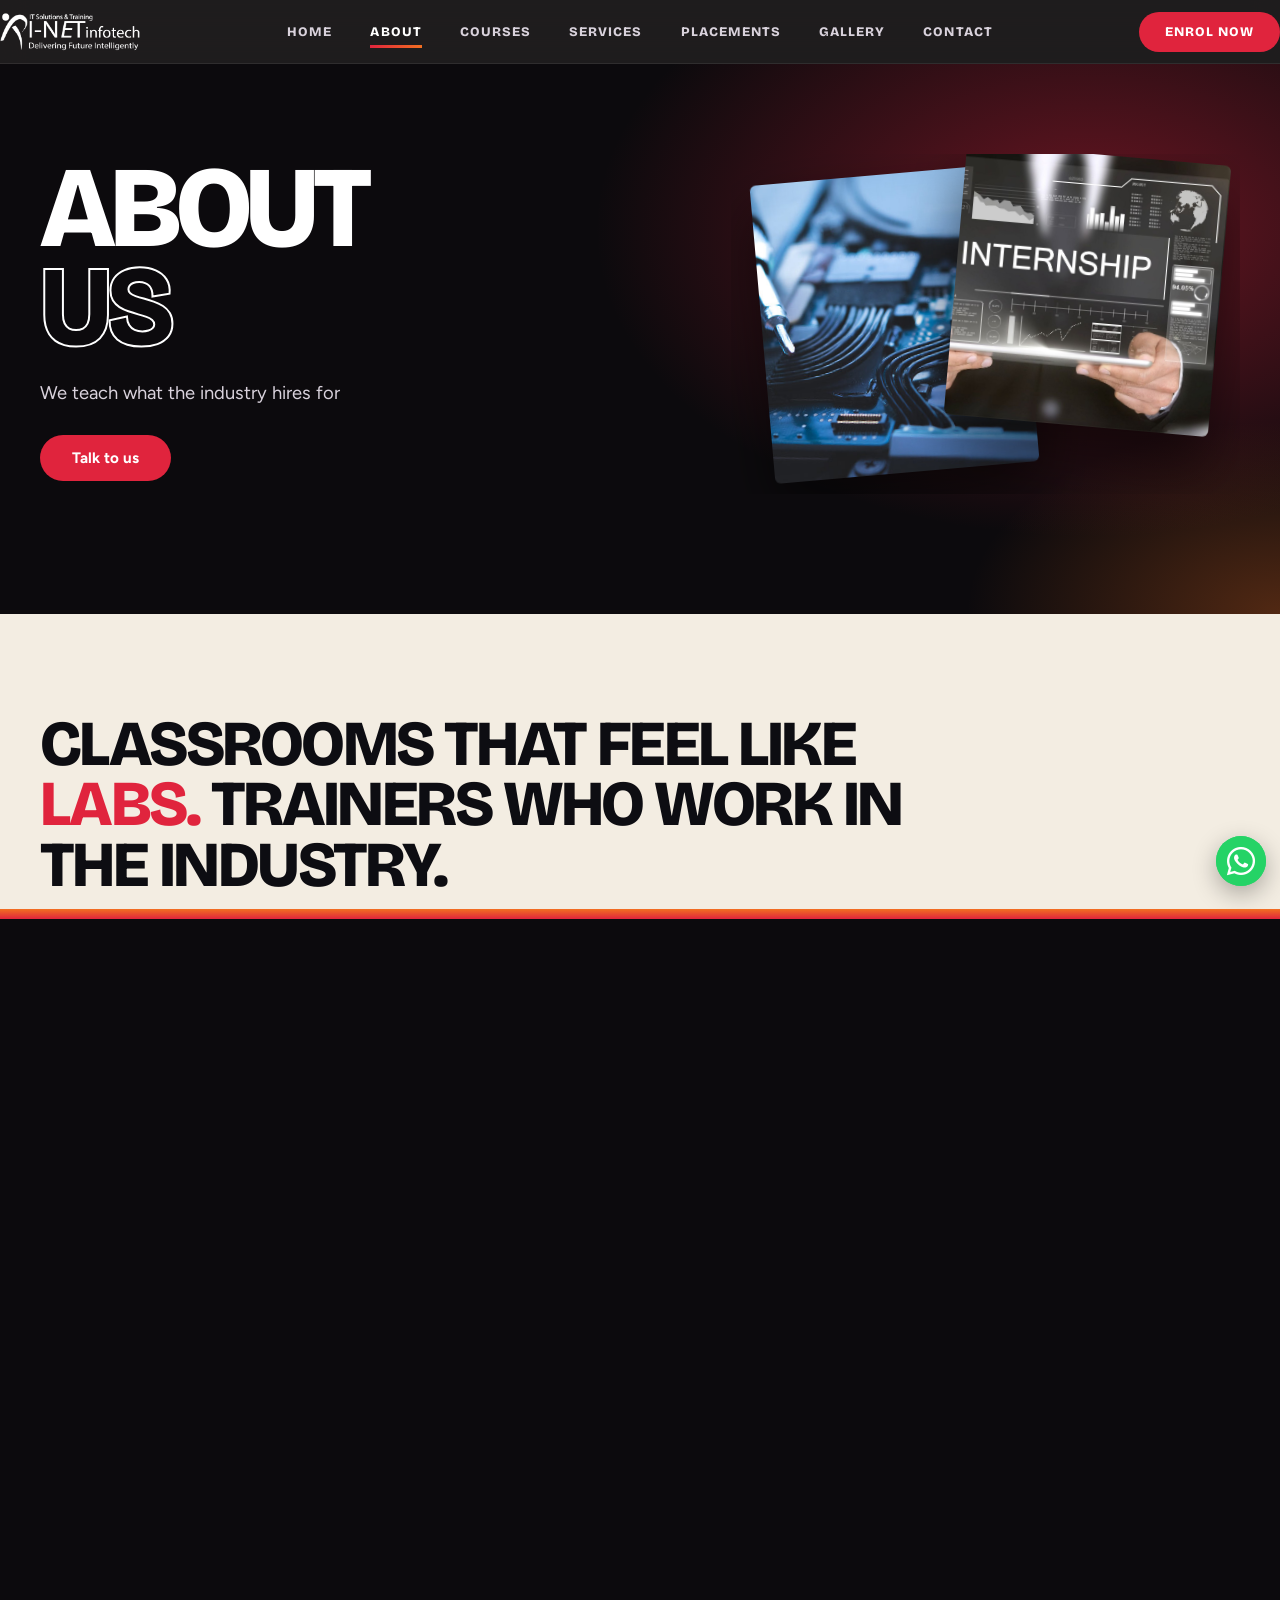
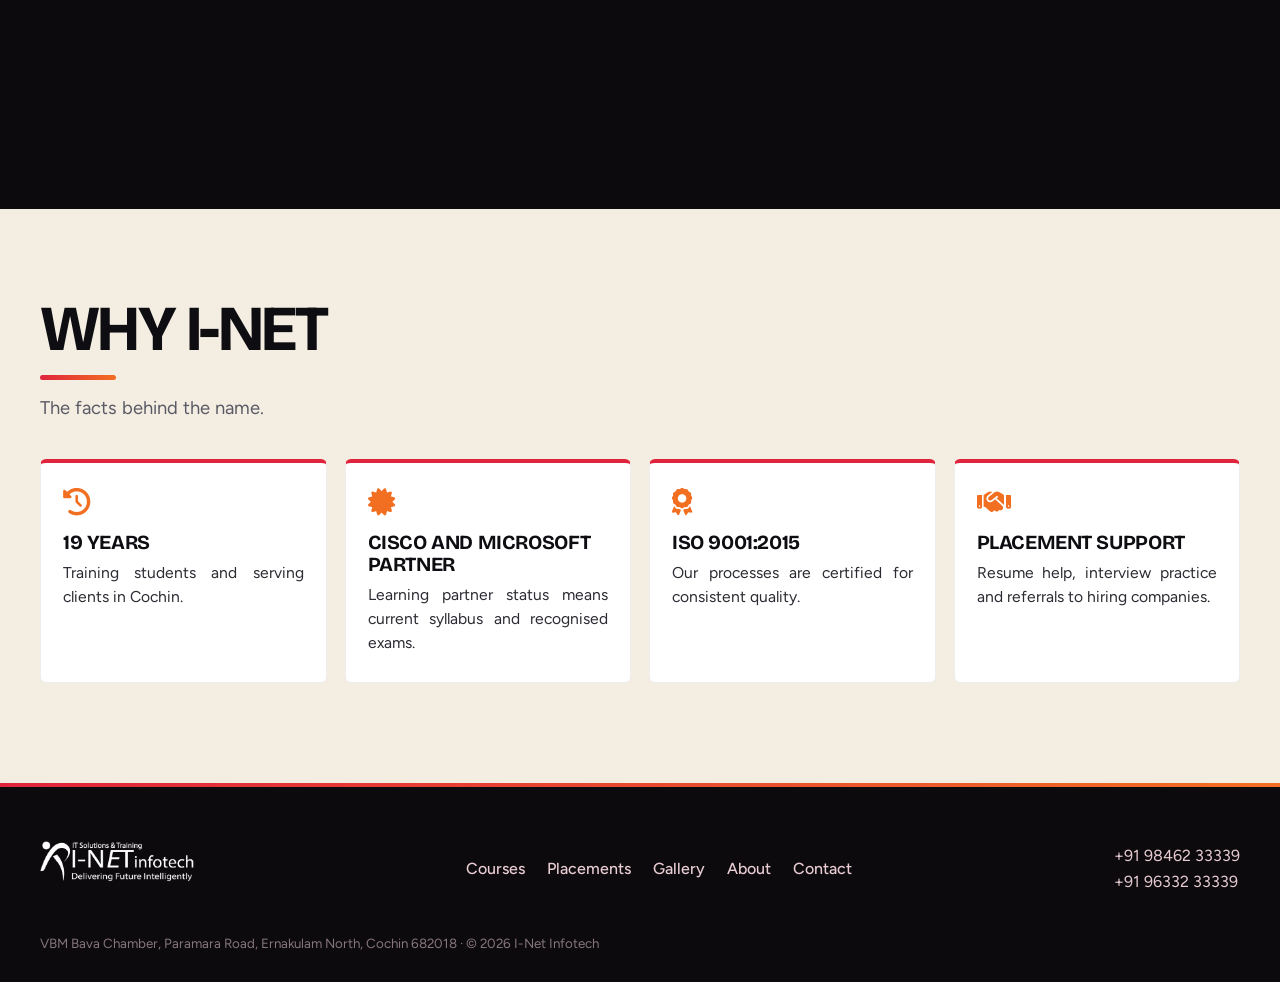
<file: about.html>
<!DOCTYPE html><html lang="en"><head><meta charset="utf-8"><meta name="viewport" content="width=device-width,initial-scale=1">
<title>About | I-Net Infotech</title><meta name="description" content="Learn about  : mission, vision, goals and our journey as a Cochin-based IT services and training firm.">
<link rel="stylesheet" href="https://cdnjs.cloudflare.com/ajax/libs/font-awesome/6.5.1/css/all.min.css">
<link rel="icon" type="image/png" href="assets/logo2.png">
<link rel="stylesheet" href="css/style.css">
<link rel="stylesheet" href="css/poster.css"><link rel="stylesheet" href="css/motion.css"><script>try{if(sessionStorage.getItem('inet.nav')){document.documentElement.classList.add('pt-in');sessionStorage.removeItem('inet.nav')}}catch(e){}</script></head><body>
<header><div class="w nav"><a href="index.html" aria-label="  home"><img src="assets/logo.png" alt="I-Net Infotech"></a><ul><li><a href="index.html">Home</a></li><li><a href="about.html" class=on>About</a></li><li><a href="courses.html">Courses</a></li><li><a href="products.html">Services</a></li><li><a href="placements.html">Placements</a></li><li><a href="gallery.html">Gallery</a></li><li><a href="contact.html">Contact</a></li></ul>
<a class="btn" href="contact.html">Enrol now</a><button class="tg" aria-label="Menu" aria-expanded="false"><span></span><span></span></button></div></header>
<main><section class="phero"><div class="w"><div><h1>About<em>us</em></h1><p>We teach what the industry hires for</p><a class="btn" href="contact.html">Talk to us</a></div><div class="pimgs" aria-hidden="true"><img class="" src="assets/hardware-networking.jpg" alt="" loading="lazy"><img class="" src="assets/internship.jpg" alt="" loading="lazy"></div></div></section>

<section class="sec"><div class="w"><h2 class="big-say">Classrooms that feel like <em>labs.</em> Trainers who work in the industry.</h2><p class="say-p">I-Net Infotech is a Cochin IT services firm. We build software, set up networks and train people, and we have done it for 19 years. We are Cisco and Microsoft learning partners and ISO 9001:2015 certified.</p>
<div class="tiles"><div><i class="fa-solid fa-rocket"></i><div><h3>Mission</h3><p>To give every learner job-ready IT skills through hands-on training, real tools and trainers who work in the industry.</p></div></div><div><i class="fa-solid fa-eye"></i><div><h3>Vision</h3><p>To be the most trusted name in Cochin for IT training and services, where learning leads straight to a career.</p></div></div><div><i class="fa-solid fa-bullseye"></i><div><h3>Goal</h3><p>To prepare every student for certification and employment, with placement support from the first class to the first job.</p></div></div></div></div></section>
<section class="sec info-sec"><div class="w"><h2>What we do</h2><p class="say-p">Three services under one roof, so what we teach is what we practise.</p><ul class="facts"><li><i class="fa-solid fa-graduation-cap"></i><h3>IT training</h3><p>Classroom courses in networking, Linux, programming, web, data, cloud and digital marketing.</p></li><li><i class="fa-solid fa-code"></i><h3>Software development</h3><p>Websites, apps and business software built for clients in Cochin and beyond.</p></li><li><i class="fa-solid fa-network-wired"></i><h3>Networking services</h3><p>Cabling, LAN and Wi-Fi setup, firewalls, servers and annual maintenance.</p></li></ul></div></section>
<section class="sec info-sec"><div class="w"><h2>Why I-Net</h2><p class="say-p">The facts behind the name.</p><ul class="facts"><li><i class="fa-solid fa-clock-rotate-left"></i><h3>19 years</h3><p>Training students and serving clients in Cochin.</p></li><li><i class="fa-solid fa-certificate"></i><h3>Cisco and Microsoft partner</h3><p>Learning partner status means current syllabus and recognised exams.</p></li><li><i class="fa-solid fa-award"></i><h3>ISO 9001:2015</h3><p>Our processes are certified for consistent quality.</p></li><li><i class="fa-solid fa-handshake"></i><h3>Placement support</h3><p>Resume help, interview practice and referrals to hiring companies.</p></li></ul></div></section>
<footer class="slim"><div class="w"><div class="row"><img src="assets/logo.png" alt="I-Net Infotech"><nav><a href="courses.html">Courses</a><a href="placements.html">Placements</a><a href="gallery.html">Gallery</a><a href="about.html">About</a><a href="contact.html">Contact</a></nav><div><a href="tel:+919846233339">+91 98462 33339</a><br><a href="tel:+919633233339">+91 96332 33339</a></div></div><small>VBM Bava Chamber, Paramara Road, Ernakulam North, Cochin 682018 · © 2026 I-Net Infotech</small></div></footer>
<a class="wa" href="https://wa.me/919846233339" target="_blank" rel="noopener" aria-label="Chat on WhatsApp"><i class="fa-brands fa-whatsapp" style="font-size:32px;color:#fff"></i></a>
<script src="js/courses-data.js"></script><script src="js/main.js"></script><script src="js/motion.js"></script></body></html>
</file>
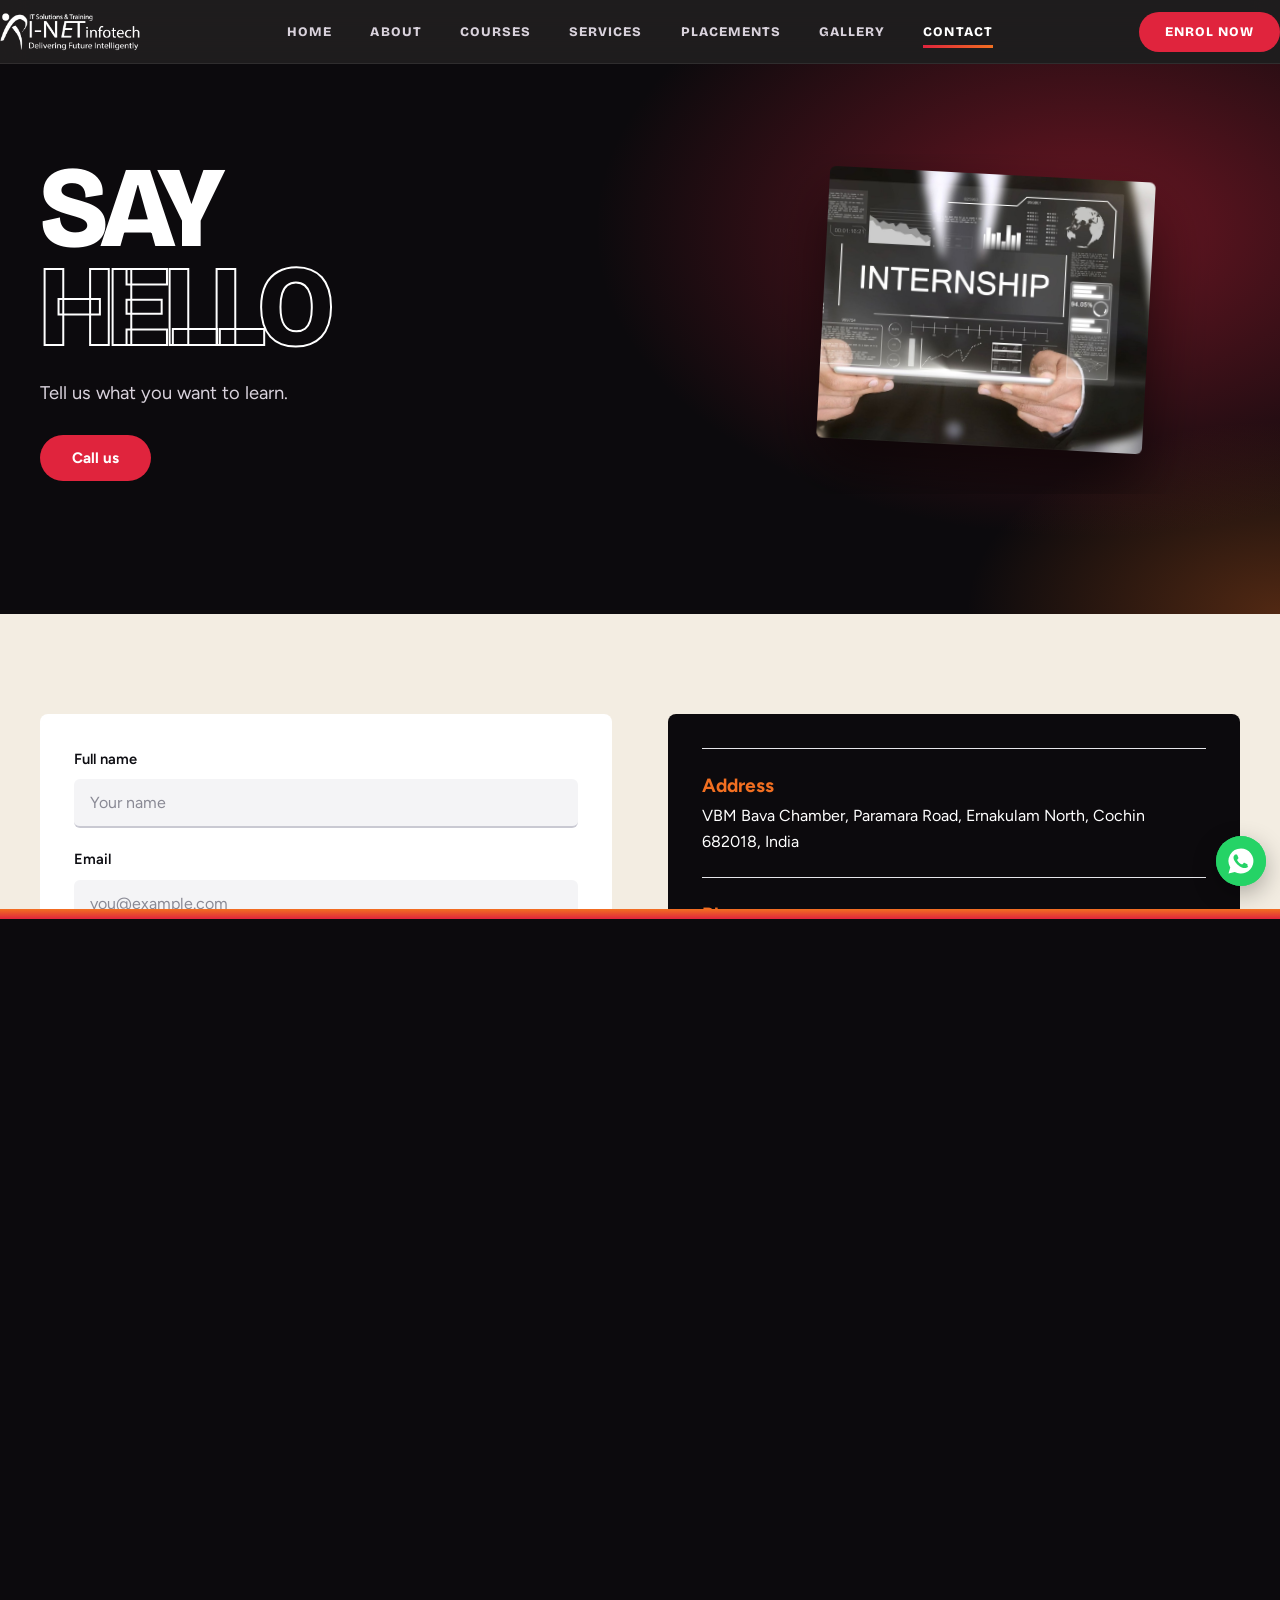
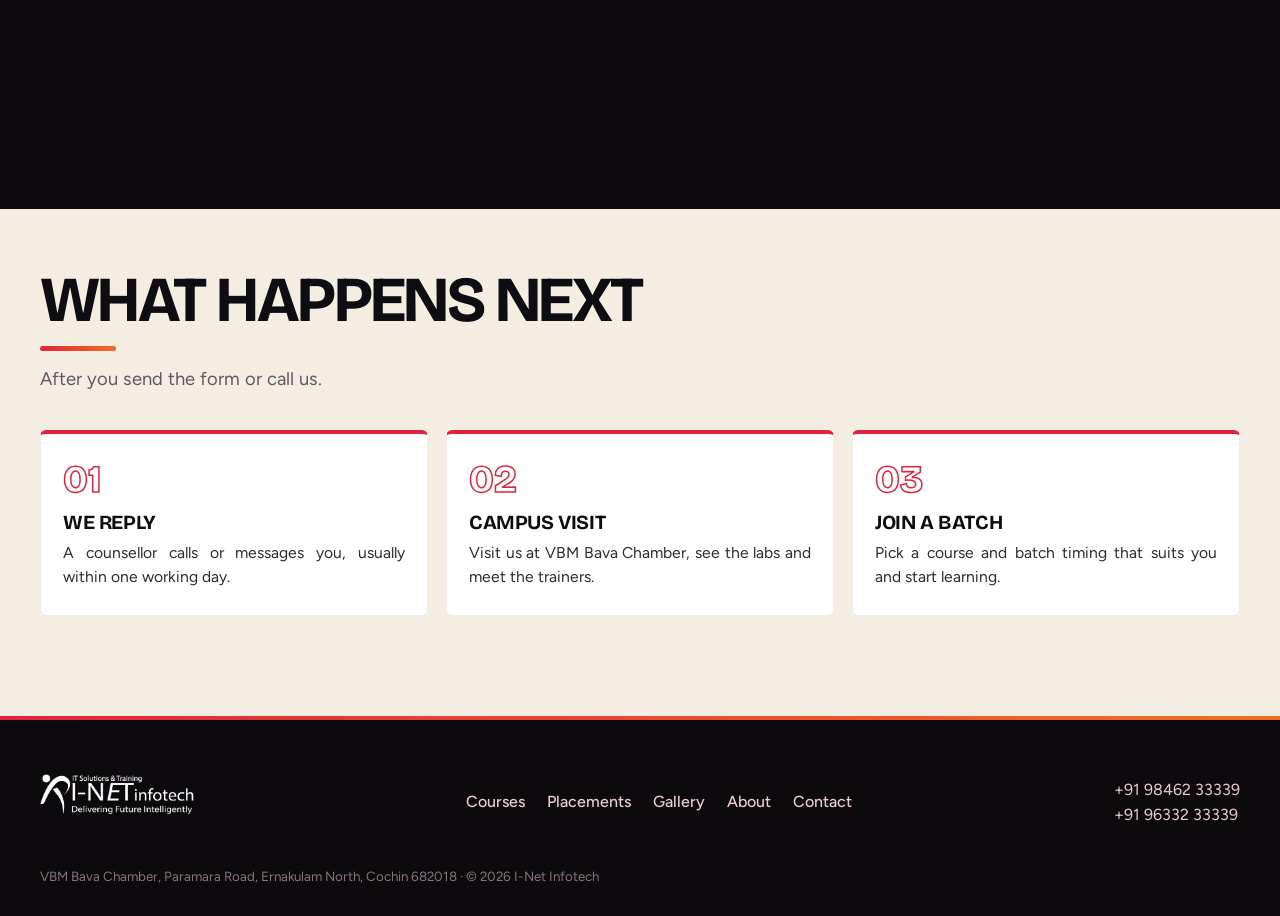
<file: contact.html>
<!DOCTYPE html><html lang="en"><head><meta charset="utf-8"><meta name="viewport" content="width=device-width,initial-scale=1">
<title>Contact | I-Net Infotech</title><meta name="description" content="Contact  , VBM Bava Chamber, Paramara Road, Ernakulam North, Cochin. Call +91 98462 33339.">
<link rel="icon" type="image/png" href="assets/logo2.png">
<link rel="stylesheet" href="css/style.css">
<link rel="stylesheet" href="css/poster.css"><link rel="stylesheet" href="css/motion.css"><script>try{if(sessionStorage.getItem('inet.nav')){document.documentElement.classList.add('pt-in');sessionStorage.removeItem('inet.nav')}}catch(e){}</script></head><body>
<header><div class="w nav"><a href="index.html" aria-label="  home"><img src="assets/logo.png" alt="I-Net Infotech"></a><ul><li><a href="index.html">Home</a></li><li><a href="about.html">About</a></li><li><a href="courses.html">Courses</a></li><li><a href="products.html">Services</a></li><li><a href="placements.html">Placements</a></li><li><a href="gallery.html">Gallery</a></li><li><a href="contact.html" class=on>Contact</a></li></ul>
<a class="btn" href="contact.html">Enrol now</a><button class="tg" aria-label="Menu" aria-expanded="false"><span></span><span></span></button></div></header>
<main><section class="phero"><div class="w"><div><h1>Say<em>hello</em></h1><p>Tell us what you want to learn.</p><a class="btn" href="tel:+919846233339">Call us</a></div><div class="pimgs" aria-hidden="true"><img class="solo" src="assets/internship.jpg" alt="" loading="lazy"></div></div>
</div></section>
<section class="sec"><div class="w split"><form><label>Full name<input required placeholder="Your name"></label><label>Email<input type="email" required placeholder="you@example.com"></label><label>Phone<input type="tel" placeholder="+91"></label>
<label>Course of interest<select id="courseSel" name="course"><option>Cisco Networking (CCNA to CCIE)</option><option>Red Hat Linux (RHCSA / RHCE)</option><option>Microsoft Certification</option><option>Hardware &amp; Networking</option><option>Cloud &amp; DevOps</option><option>Cyber Security</option><option>Full Stack Web Development</option><option>UI/UX Design</option><option>Website Development</option><option>Digital Marketing</option><option>Python Programming</option><option>Java Programming</option><option>Android &amp; iOS App Development</option><option>Data Science &amp; AI</option><option>Data Analytics</option><option>Software Testing</option><option>Internship Program</option><option>Project Management</option></select></label><label>Message<textarea placeholder="Anything we should know?"></textarea></label>
<button class="btn" type="submit">Send enquiry</button><div class="ok" role="status">Thank you! We will contact you shortly.</div></form>
<div class="info"><i class="dash"></i><div><b>Address</b><span>VBM Bava Chamber, Paramara Road, Ernakulam North, Cochin 682018, India</span></div><div><b>Phone</b><span><a href="tel:+919846233339">+91 98462 33339</a> | <a href="tel:+919633233339">+91 96332 33339</a></span></div><div><b>WhatsApp</b><span><a href="https://wa.me/919846233339" target="_blank" rel="noopener">Message us on WhatsApp</a></span></div><div><b>Website</b><span>www.inetinfotech.in</span></div><div><b>Hours</b><span>Monday to Saturday, 9:00 am to 6:00 pm</span></div></div></div>
<div class="w"><iframe class="mapbox" title="  location" loading="lazy" src="https://www.google.com/maps?q=VBM+Bava+Chamber+Paramara+Road+Ernakulam+North+Cochin+682018&output=embed"></iframe></div></section><section class="sec info-sec"><div class="w"><h2>What happens next</h2><p class="say-p">After you send the form or call us.</p><ol class="steps"><li><b>01</b><h3>We reply</h3><p>A counsellor calls or messages you, usually within one working day.</p></li><li><b>02</b><h3>Campus visit</h3><p>Visit us at VBM Bava Chamber, see the labs and meet the trainers.</p></li><li><b>03</b><h3>Join a batch</h3><p>Pick a course and batch timing that suits you and start learning.</p></li></ol></div></section>
</main>
<footer class="slim"><div class="w"><div class="row"><img src="assets/logo.png" alt="I-Net Infotech"><nav><a href="courses.html">Courses</a><a href="placements.html">Placements</a><a href="gallery.html">Gallery</a><a href="about.html">About</a><a href="contact.html">Contact</a></nav><div><a href="tel:+919846233339">+91 98462 33339</a><br><a href="tel:+919633233339">+91 96332 33339</a></div></div><small>VBM Bava Chamber, Paramara Road, Ernakulam North, Cochin 682018 · © 2026 I-Net Infotech</small></div></footer><a class="wa" href="https://wa.me/919846233339" target="_blank" rel="noopener" aria-label="Chat on WhatsApp"><svg viewBox="0 0 24 24"><path d="M12 2a10 10 0 0 0-8.6 15.1L2 22l5-1.3A10 10 0 1 0 12 2zm5.8 14.2c-.2.7-1.4 1.3-2 1.4-.5.1-1.2.1-1.9-.1-.4-.1-1-.3-1.7-.6-3-1.3-4.9-4.3-5-4.5-.1-.2-1.2-1.6-1.2-3s.8-2.1 1-2.4c.3-.3.6-.3.8-.3h.6c.2 0 .4 0 .6.5l.9 2.1c.1.2.1.4 0 .5l-.4.6-.4.4c-.1.2-.3.3-.1.6.2.3.7 1.2 1.5 1.9 1 .9 1.9 1.2 2.2 1.3.3.1.4.1.6-.1l.8-1c.2-.3.4-.2.6-.1l2 1c.3.1.5.2.5.3.1.2.1.8-.1 1.4z"/></svg></a><script src="js/courses-data.js"></script><script src="js/main.js"></script><script src="js/motion.js"></script></body></html>
</file>
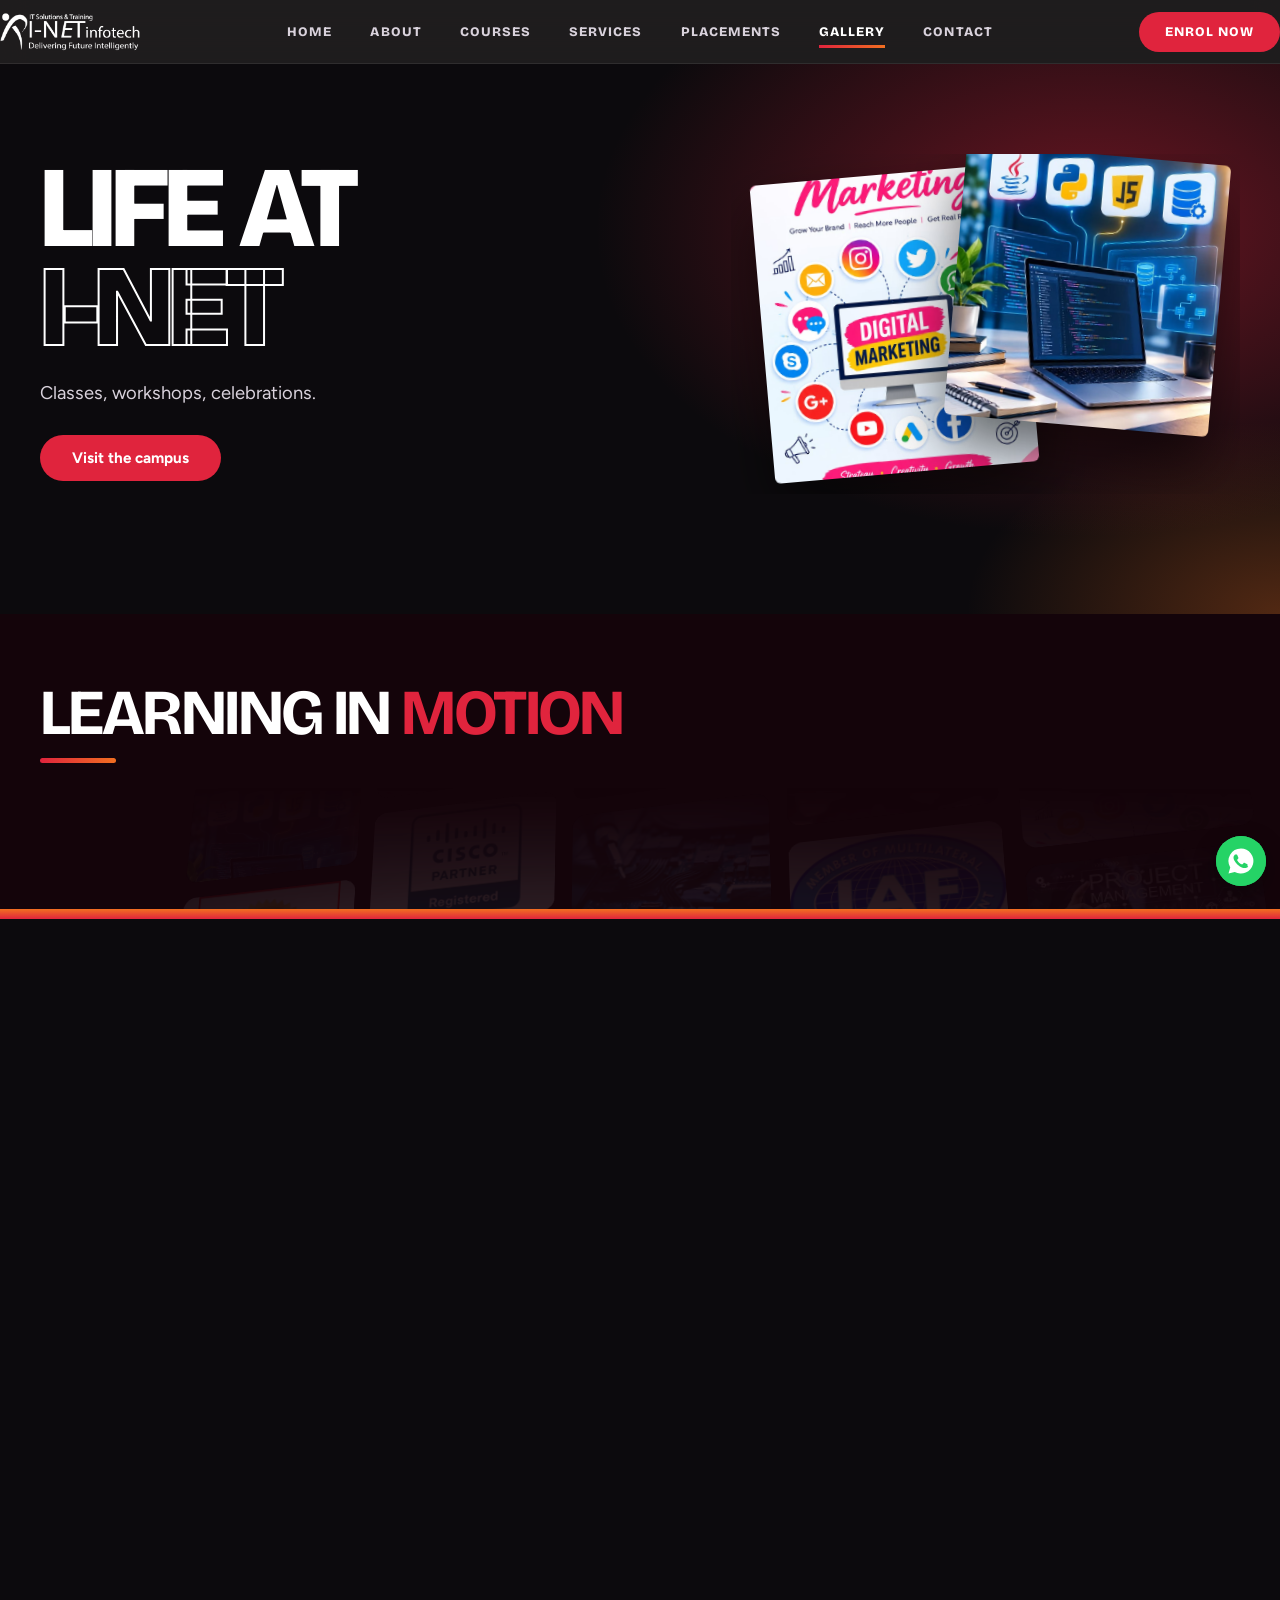
<file: gallery.html>
<!DOCTYPE html><html lang="en"><head><meta charset="utf-8"><meta name="viewport" content="width=device-width,initial-scale=1">
<title>Gallery | I-Net Infotech</title><meta name="description" content="Campus life, labs, workshops and placement drives at  , Cochin.">
<link rel="icon" type="image/png" href="assets/logo2.png">
<link rel="stylesheet" href="css/style.css">
<link rel="stylesheet" href="css/poster.css">
<link rel="stylesheet" href="css/drift-wall.css"><link rel="stylesheet" href="css/motion.css"><script>try{if(sessionStorage.getItem('inet.nav')){document.documentElement.classList.add('pt-in');sessionStorage.removeItem('inet.nav')}}catch(e){}</script></head><body>
<header><div class="w nav"><a href="index.html" aria-label="  home"><img src="assets/logo.png" alt="I-Net Infotech"></a><ul><li><a href="index.html">Home</a></li><li><a href="about.html">About</a></li><li><a href="courses.html">Courses</a></li><li><a href="products.html">Services</a></li><li><a href="placements.html">Placements</a></li><li><a href="gallery.html" class=on>Gallery</a></li><li><a href="contact.html">Contact</a></li></ul>
<a class="btn" href="contact.html">Enrol now</a><button class="tg" aria-label="Menu" aria-expanded="false"><span></span><span></span></button></div></header>
<main><section class="phero"><div class="w"><div><h1>Life at<em>I-Net</em></h1><p>Classes, workshops, celebrations.</p><a class="btn" href="contact.html">Visit the campus</a></div><div class="pimgs" aria-hidden="true"><img class="" src="assets/digital-marketing.jpg" alt="" loading="lazy"><img class="" src="assets/it-programming.jpg" alt="" loading="lazy"></div></div>
</div></section><section class="sec wall-sec"><div class="w"><i class="dash"></i><h2>Learning in <span style="color:var(--org)">Motion</span></h2></div>
<div class="wall-sec__stage"><div class="drift-wall" data-drift-wall aria-label="Wall of programme and partner images">
<img src="assets/it-programming.jpg" alt="Programming labs" data-pos="center 12%">
<img src="assets/digital-marketing.jpg" alt="Digital marketing" data-pos="center 0%">
<img src="assets/hardware-networking.jpg" alt="Hardware &amp; networking">
<img src="assets/internship.jpg" alt="Internship programme" data-pos="center 40%">
<img src="assets/project-management.webp" alt="Project management">
<img src="assets/iso-logo.jpg" alt="ISO 9001:2015 certified" data-fit="contain">
<img src="assets/cisco-learning-partner.jpg" alt="Cisco Learning Partner" data-fit="contain">
<img src="assets/microsoft-partner.jpg" alt="Microsoft Registered Partner" data-fit="contain">
<img src="assets/iaf-logo.jpg" alt="IAF recognition" data-fit="contain">
<img src="assets/sted-council-logo.jpg" alt="STED Council" data-fit="contain">
<img src="assets/hardware-networking.jpg" alt="Hardware &amp; networking">
<img src="assets/internship.jpg" alt="Internship programme" data-pos="center 40%">
<img src="assets/project-management.webp" alt="Project management">
<img src="assets/it-programming.jpg" alt="Programming labs" data-pos="center 12%">
<img src="assets/digital-marketing.jpg" alt="Digital marketing" data-pos="center 0%">
</div></div></section><footer class="slim"><div class="w"><div class="row"><img src="assets/logo.png" alt="I-Net Infotech"><nav><a href="courses.html">Courses</a><a href="placements.html">Placements</a><a href="gallery.html">Gallery</a><a href="about.html">About</a><a href="contact.html">Contact</a></nav><div><a href="tel:+919846233339">+91 98462 33339</a><br><a href="tel:+919633233339">+91 96332 33339</a></div></div><small>VBM Bava Chamber, Paramara Road, Ernakulam North, Cochin 682018 · © 2026 I-Net Infotech</small></div></footer><a class="wa" href="https://wa.me/919846233339" target="_blank" rel="noopener" aria-label="Chat on WhatsApp"><svg viewBox="0 0 24 24"><path d="M12 2a10 10 0 0 0-8.6 15.1L2 22l5-1.3A10 10 0 1 0 12 2zm5.8 14.2c-.2.7-1.4 1.3-2 1.4-.5.1-1.2.1-1.9-.1-.4-.1-1-.3-1.7-.6-3-1.3-4.9-4.3-5-4.5-.1-.2-1.2-1.6-1.2-3s.8-2.1 1-2.4c.3-.3.6-.3.8-.3h.6c.2 0 .4 0 .6.5l.9 2.1c.1.2.1.4 0 .5l-.4.6-.4.4c-.1.2-.3.3-.1.6.2.3.7 1.2 1.5 1.9 1 .9 1.9 1.2 2.2 1.3.3.1.4.1.6-.1l.8-1c.2-.3.4-.2.6-.1l2 1c.3.1.5.2.5.3.1.2.1.8-.1 1.4z"/></svg></a><script src="js/courses-data.js"></script><script src="js/main.js"></script>
<script src="js/drift-wall.js"></script><script src="js/motion.js"></script></body></html>
</file>
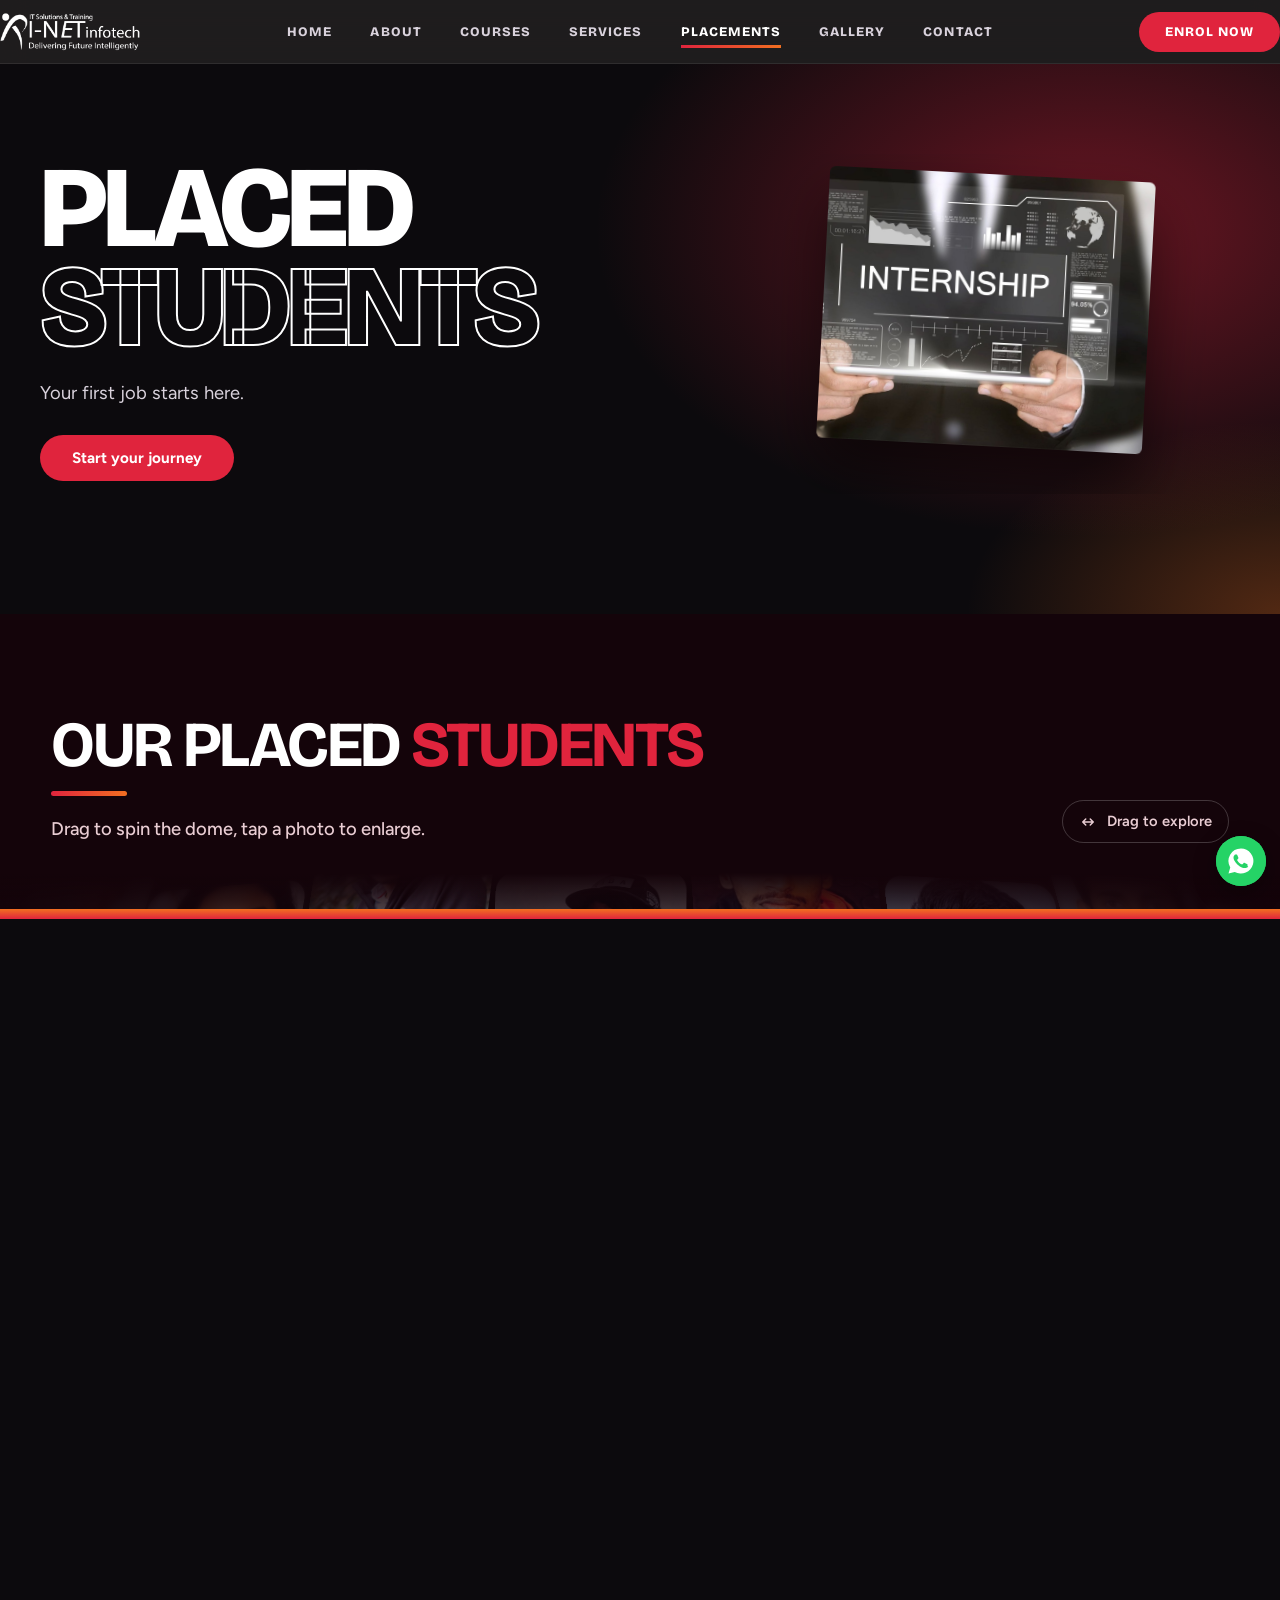
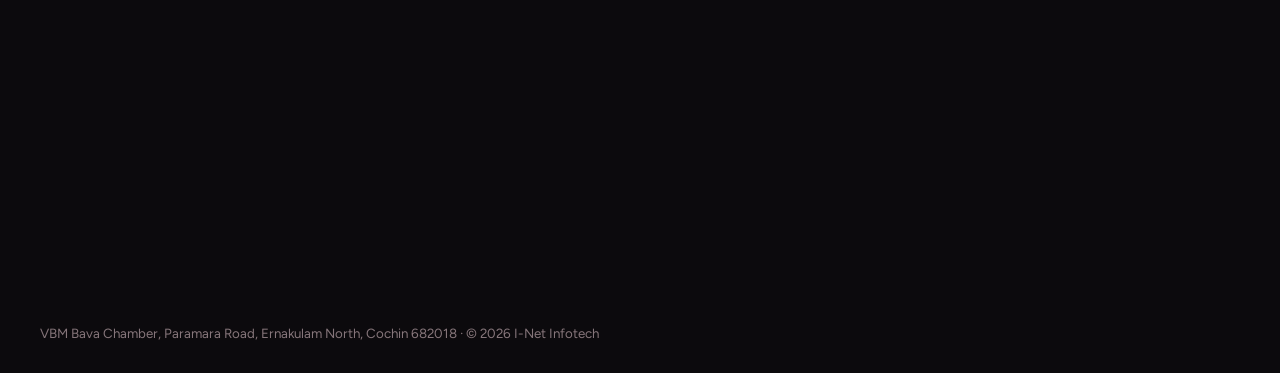
<file: placements.html>
<!DOCTYPE html>
<html lang="en">

<head>
    <meta charset="utf-8">
    <meta name="viewport" content="width=device-width,initial-scale=1">

    <title>Placements | I-Net Infotech</title>

    <meta name="description"
          content="Placement support at I-Net Infotech: resume building, mock interviews and company drives.">

    <link rel="icon" type="image/png" href="assets/logo2.png">

    <link rel="stylesheet" href="css/style.css">
<link rel="stylesheet" href="css/poster.css">
    <link rel="stylesheet" href="css/dome-gallery.css">
    <link rel="stylesheet" href="css/carousel.css">
<link rel="stylesheet" href="css/motion.css"><script>try{if(sessionStorage.getItem('inet.nav')){document.documentElement.classList.add('pt-in');sessionStorage.removeItem('inet.nav')}}catch(e){}</script></head>

<body>

<!-- HEADER -->

<header>
    <div class="w nav">

        <a href="index.html" aria-label="I-Net Infotech home">
            <img src="assets/logo.png" alt="I-Net Infotech">
        </a>

        <ul>
            <li><a href="index.html">Home</a></li>
            <li><a href="about.html">About</a></li>
            <li><a href="courses.html">Courses</a></li>
            <li><a href="products.html">Services</a></li>
            <li><a href="placements.html" class="on">Placements</a></li>
            <li><a href="gallery.html">Gallery</a></li>
            <li><a href="contact.html">Contact</a></li>
        </ul>

        <a class="btn" href="contact.html">Enrol now</a>

        <button class="tg" aria-label="Menu" aria-expanded="false">
            <span></span>
            <span></span>
        </button>

    </div>
</header>


<main>

    <!-- HERO SECTION -->

    <section class="phero"><div class="w"><div><h1>Placed<em>students</em></h1><p>Your first job starts here.</p><a class="btn" href="contact.html">Start your journey</a></div><div class="pimgs" aria-hidden="true"><img class="solo" src="assets/internship.jpg" alt="" loading="lazy"></div></div>
</div></section>


    <!-- FULL WIDTH DOME GALLERY -->

    <section class="dome-sec" id="placed-students">

        <div class="dome-sec__head">

            <div>

                <i class="dash"></i>

                <h2>Our Placed <span style="color:var(--org)">Students</span></h2>

                <p class="lead">Drag to spin the dome, tap a photo to enlarge.</p>

            </div>

            <span class="dome-sec__hint" aria-hidden="true">

                <svg width="18" height="18"
                     viewBox="0 0 24 24"
                     fill="none"
                     stroke="currentColor"
                     stroke-width="2"
                     stroke-linecap="round"
                     stroke-linejoin="round">

                    <path d="M5 12h14M9 8l-4 4 4 4M15 8l4 4-4 4"/>

                </svg>

                Drag to explore

            </span>

        </div>


        <!-- FULL VIEWPORT GALLERY CONTAINER -->

        <div class="dome-sec__stage">

            <div
                class="dome-gallery"
                data-dome-gallery
                data-fit="0.95"
                data-fit-basis="width"
                data-min-radius="560"
                data-max-radius="2000"
                data-segments="35"
                data-grayscale="false"
                aria-label="Photos of placed students. Drag to rotate, select a photo to enlarge."
            >

                <img src="assets/students/student1.jpeg"
                     alt="Placed student 01">

                <img src="assets/students/student2.jpeg"
                     alt="Placed student 02">

                <img src="assets/students/student3.jpeg"
                     alt="Placed student 03">

                <img src="assets/students/student4.jpeg"
                     alt="Placed student 04">

                <img src="assets/students/student5.jpeg"
                     alt="Placed student 05">

                <img src="assets/students/student6.jpeg"
                     alt="Placed student 06">

                <img src="assets/students/student7.jpeg"
                     alt="Placed student 07">

                <img src="assets/students/student8.jpeg"
                     alt="Placed student 08">

                <img src="assets/students/student9.jpeg"
                     alt="Placed student 09">

                <img src="assets/students/student10.jpeg"
                     alt="Placed student 10">

                <img src="assets/students/student11.jpeg"
                     alt="Placed student 11">

                <img src="assets/students/student12.jpeg"
                     alt="Placed student 12">

                <img src="assets/students/student13.jpeg"
                     alt="Placed student 13">

                <img src="assets/students/student14.jpeg"
                     alt="Placed student 14">

                <img src="assets/students/student15.jpeg"
                     alt="Placed student 15">

                <img src="assets/students/student16.jpeg"
                     alt="Placed student 16">

                <img src="assets/students/student17.jpeg"
                     alt="Placed student 17">

                <img src="assets/students/student18.jpeg"
                     alt="Placed student 18">

                <img src="assets/students/student19.jpeg"
                     alt="Placed student 19">

                <img src="assets/students/student20.jpeg"
                     alt="Placed student 20">

                <img src="assets/students/student21.jpeg"
                     alt="Placed student 21">

                <img src="assets/students/student22.jpeg"
                     alt="Placed student 22">

                <img src="assets/students/student23.jpeg"
                     alt="Placed student 23">

                <img src="assets/students/student24.jpeg"
                     alt="Placed student 24">

            </div>

        </div>

    </section>


    </main>


<!-- FOOTER -->

<footer class="slim"><div class="w"><div class="row"><img src="assets/logo.png" alt="I-Net Infotech"><nav><a href="courses.html">Courses</a><a href="placements.html">Placements</a><a href="gallery.html">Gallery</a><a href="about.html">About</a><a href="contact.html">Contact</a></nav><div><a href="tel:+919846233339">+91 98462 33339</a><br><a href="tel:+919633233339">+91 96332 33339</a></div></div><small>VBM Bava Chamber, Paramara Road, Ernakulam North, Cochin 682018 · © 2026 I-Net Infotech</small></div></footer>


<!-- WHATSAPP BUTTON -->

<a
    class="wa"
    href="https://wa.me/919846233339"
    target="_blank"
    rel="noopener"
    aria-label="Chat on WhatsApp"
>

    <svg viewBox="0 0 24 24">

        <path d="M12 2a10 10 0 0 0-8.6 15.1L2 22l5-1.3A10 10 0 1 0 12 2zm5.8 14.2c-.2.7-1.4 1.3-2 1.4-.5.1-1.2.1-1.9-.1-.4-.1-1-.3-1.7-.6-3-1.3-4.9-4.3-5-4.5-.1-.2-1.2-1.6-1.2-3s.8-2.1 1-2.4c.3-.3.6-.3.8-.3h.6c.2 0 .4 0 .6.5l.9 2.1c.1.2.1.4 0 .5l-.4.6-.4.4c-.1.1-.3.3-.1.6.2.3.7 1.2 1.5 1.9 1 .9 1.9 1.2 2.2 1.3.3.1.4.1.6-.1l.8-1c.2-.3.4-.2.6-.1l2 1c.3.2.5.2.5.3.1.2.1.8-.1 1.4z"/>

    </svg>

</a>


<!-- SCRIPTS -->

<script src="js/carousel.js"></script>
<script src="js/courses-data.js"></script><script src="js/main.js"></script>
<script src="js/dome-gallery.js"></script>

<script src="js/motion.js"></script></body>
</html>
</file>
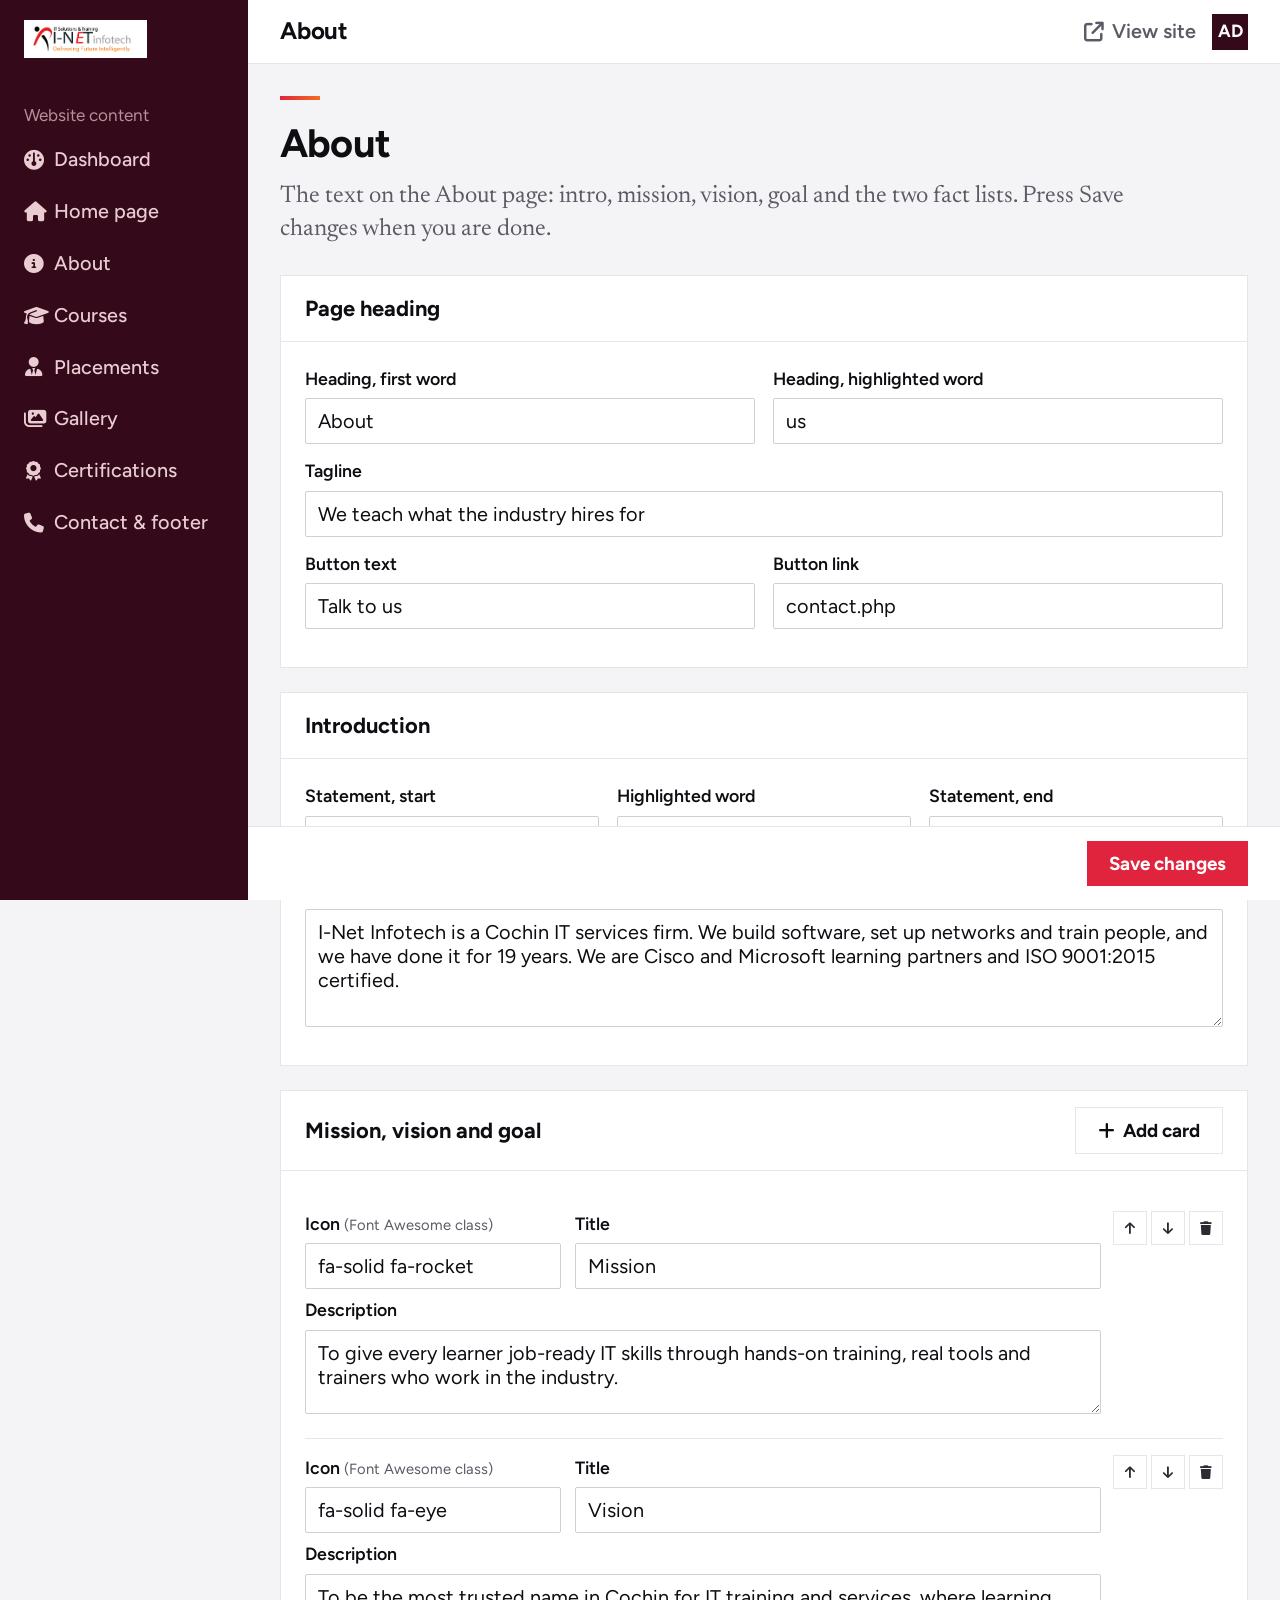
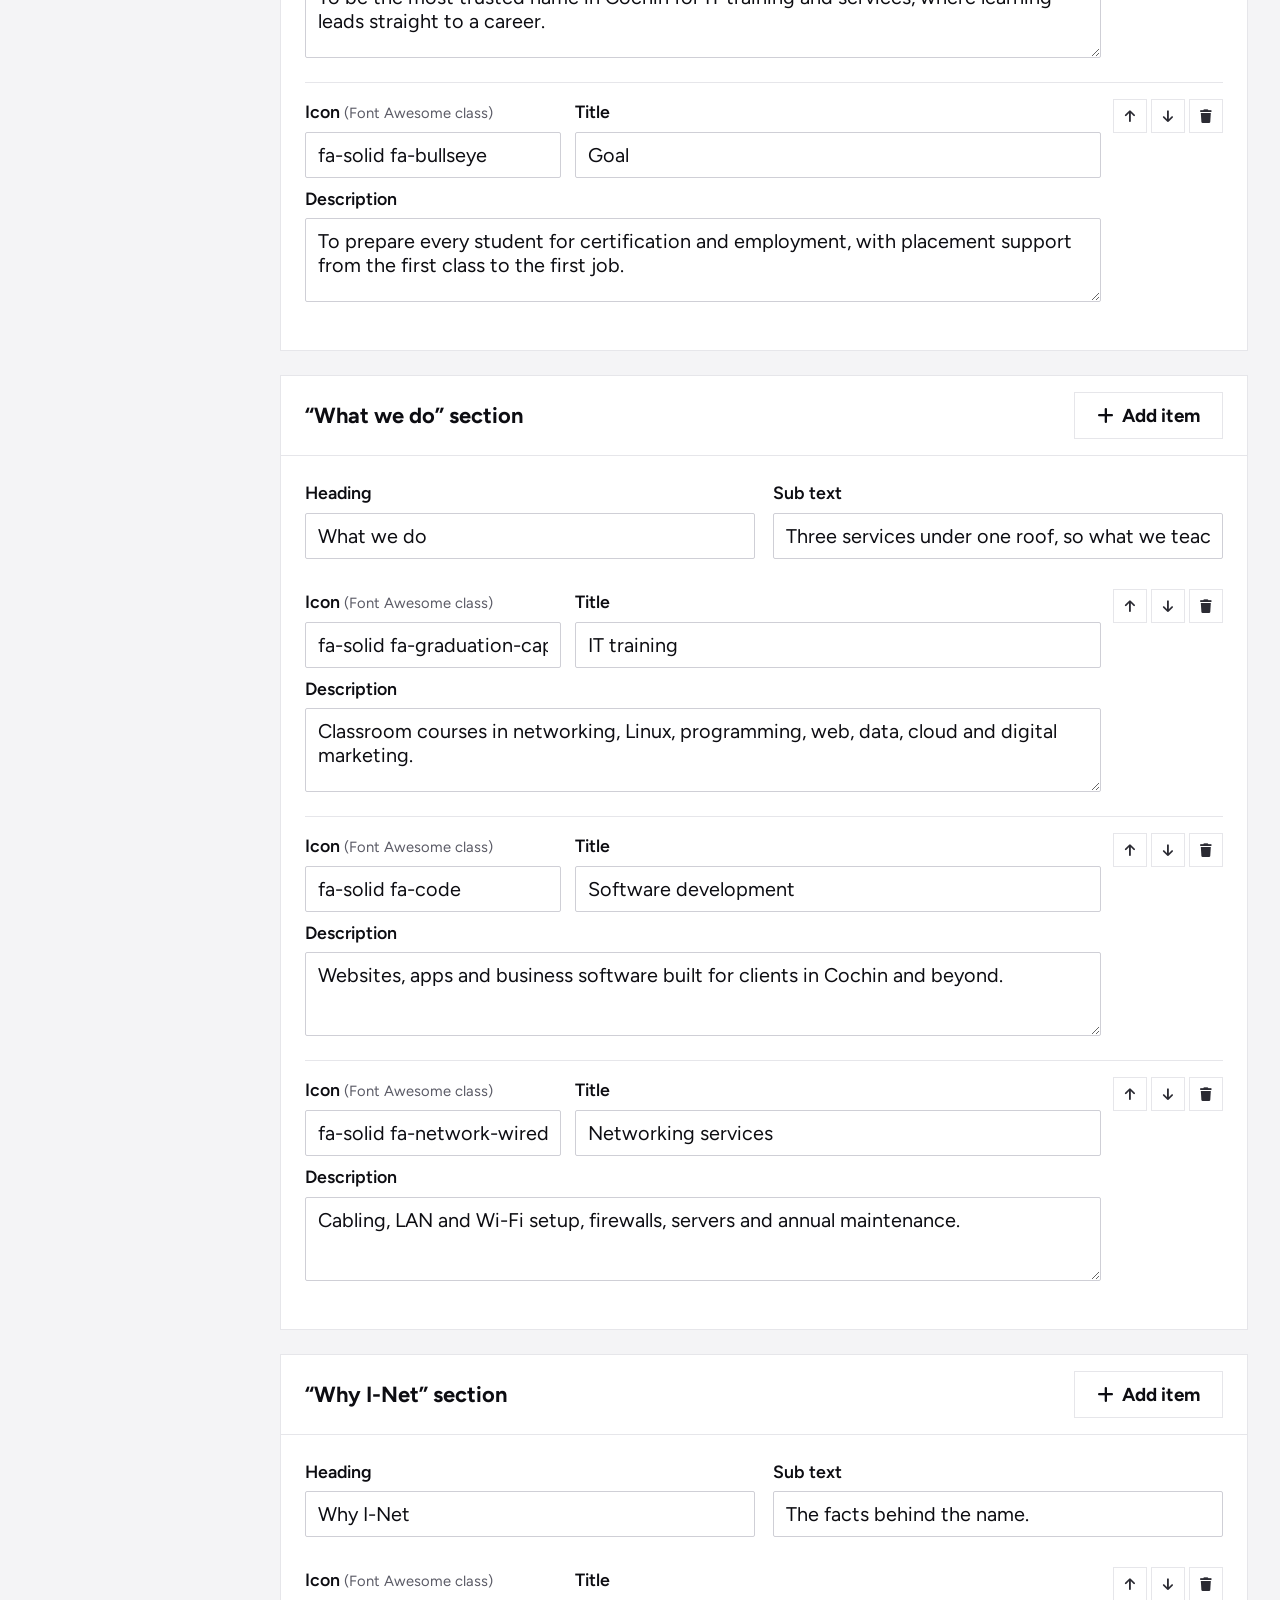
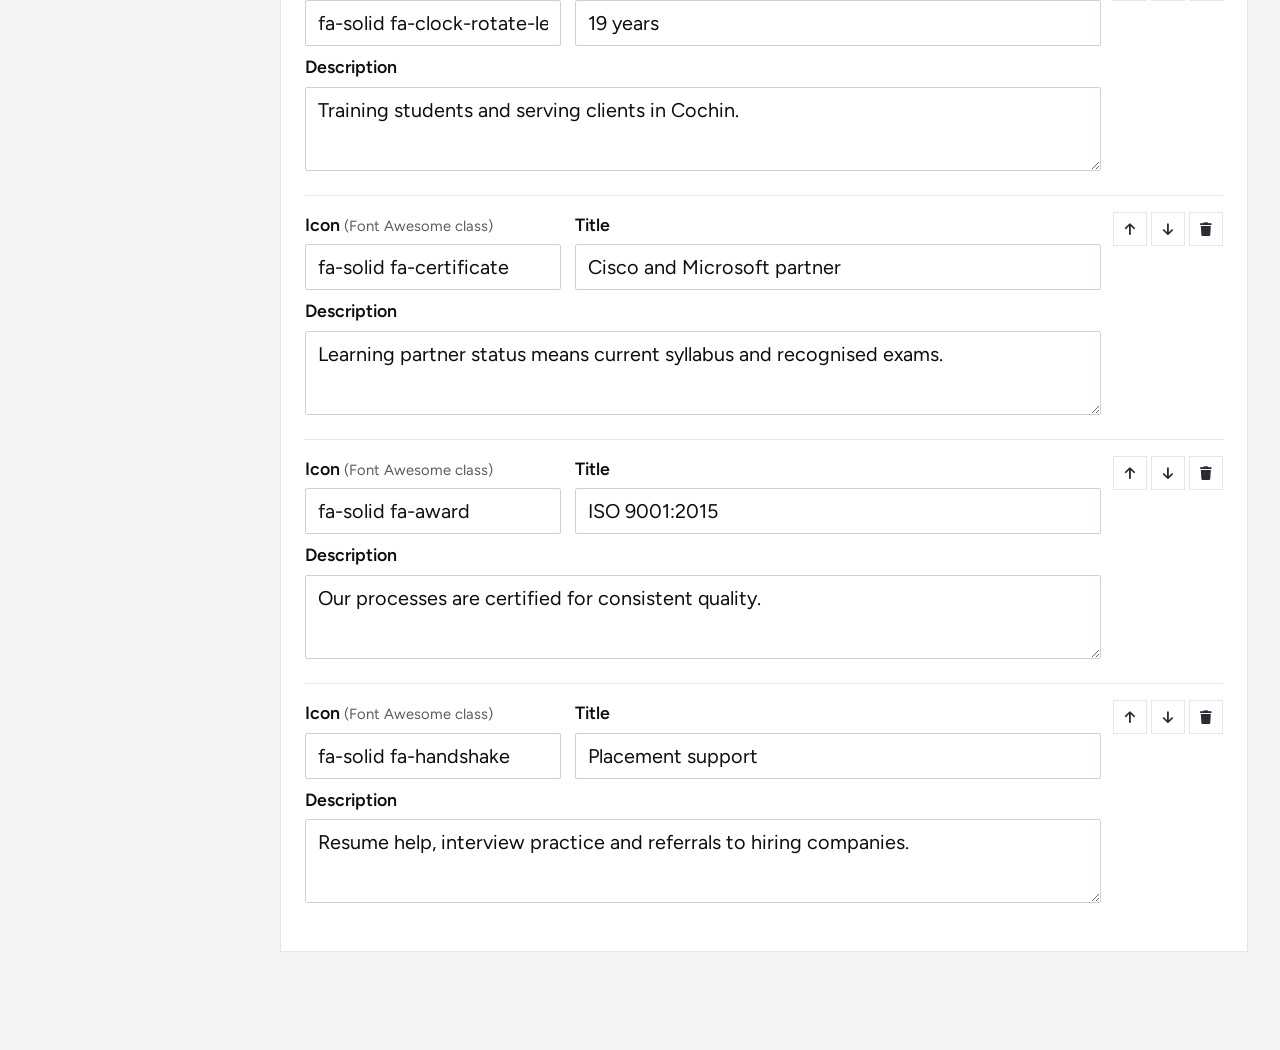
<file: admin/about.html>
<!DOCTYPE html><html lang="en"><head><meta charset="utf-8"><meta name="viewport" content="width=device-width,initial-scale=1"><title>About | I-Net Admin</title><link rel="stylesheet" href="https://cdnjs.cloudflare.com/ajax/libs/font-awesome/6.5.1/css/all.min.css"><link rel="icon" href="../assets/logo2.png"><link rel="stylesheet" href="css/admin.css"></head><body data-page="about.html" data-title="About"><aside id="side"></aside><div class="main"><header id="top"></header><main class="content">
<!-- API: GET /api/about | PUT /api/about. JSON: hero, say, tiles[], what{title,p,items[]}, why{title,p,items[]} -->
<div class="ph"><div><i class="dash"></i><h2>About</h2><p>The text on the About page: intro, mission, vision, goal and the two fact lists. Press Save changes when you are done.</p></div></div>
<div id="banner"></div>
<div class="panel"><h3>Introduction</h3><div class="pb"><div class="g3"><label>Statement, start<input data-b="say.a"></label><label>Highlighted word<input data-b="say.b"></label><label>Statement, end<input data-b="say.c"></label></div><label>Paragraph<textarea data-b="say.p" rows="4"></textarea></label></div></div>
<div class="panel"><div class="phd"><span style="font-weight:700">Mission, vision and goal</span><button class="btn ghost" data-add="tiles" type="button"><i class="fa-solid fa-plus"></i>Add card</button></div><div class="pb"><div id="tiles"></div></div></div>
<div class="panel"><div class="phd"><span style="font-weight:700">“What we do” section</span><button class="btn ghost" data-add="what" type="button"><i class="fa-solid fa-plus"></i>Add item</button></div><div class="pb"><div class="g2"><label>Heading<input data-b="what.title"></label><label>Sub text<input data-b="what.p"></label></div><div id="what"></div></div></div>
<div class="panel"><div class="phd"><span style="font-weight:700">“Why I-Net” section</span><button class="btn ghost" data-add="why" type="button"><i class="fa-solid fa-plus"></i>Add item</button></div><div class="pb"><div class="g2"><label>Heading<input data-b="why.title"></label><label>Sub text<input data-b="why.p"></label></div><div id="why"></div></div></div>
<div class="savebar"><button class="btn" id="save">Save changes</button></div>
</main></div><script src="js/seed.js"></script><script src="js/content.js"></script><script src="js/admin.js"></script>
<script>
const A=load('about');$('#banner').innerHTML=BANNER();bindB(A);
const F=[{k:'icon',l:'Icon <small>(Font Awesome class)</small>',w:'w2'},{k:'t',l:'Title',w:'w4'},{k:'d',l:'Description',a:1}],B={icon:'fa-solid fa-star',t:'',d:''};
rep('tiles',A.tiles,F,B);rep('what',A.what.items,F,B);rep('why',A.why.items,F,B);
$('#save').onclick=()=>{Store.set('about',A);toast('About page saved')};
</script></body></html>
</file>
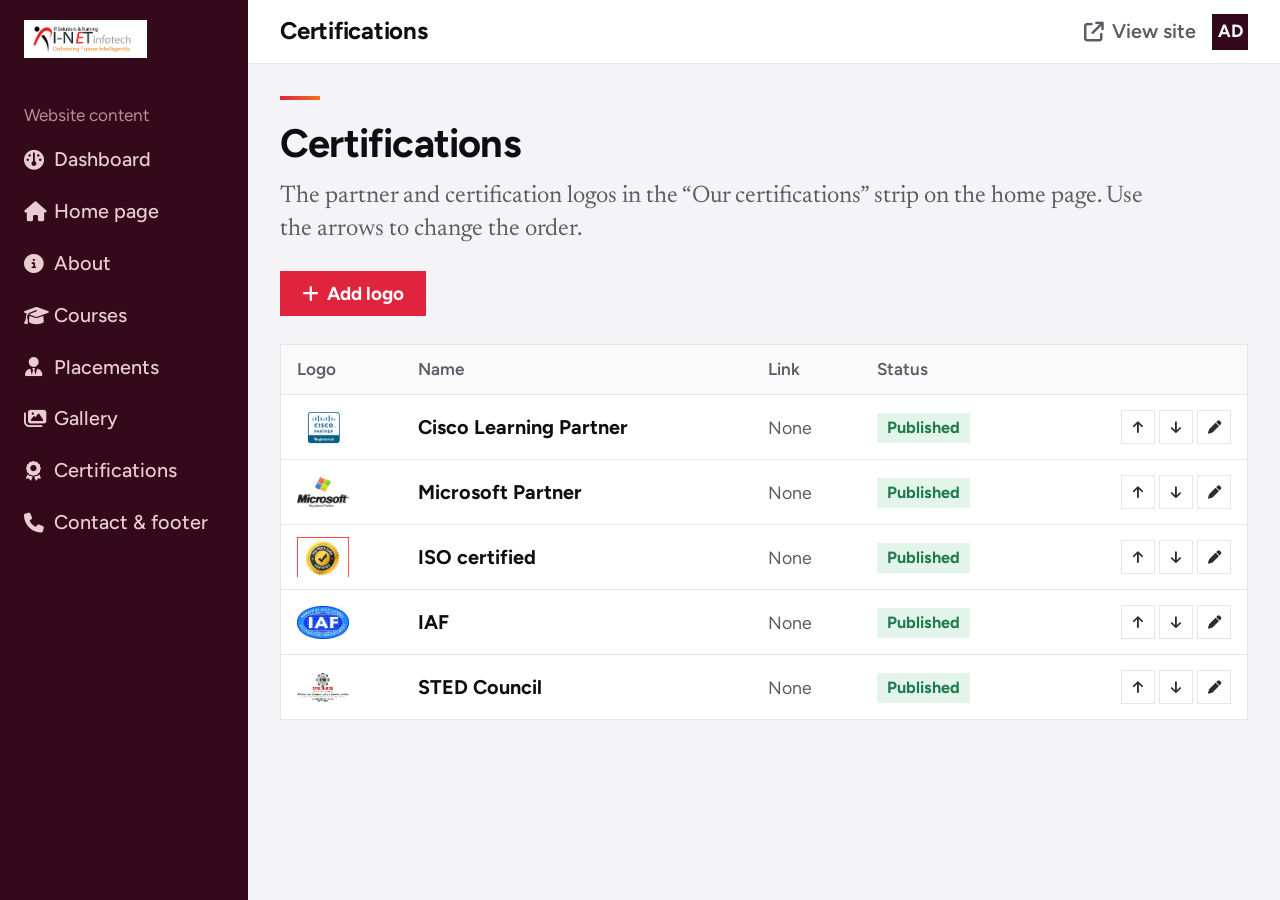
<file: admin/certifications.html>
<!DOCTYPE html><html lang="en"><head><meta charset="utf-8"><meta name="viewport" content="width=device-width,initial-scale=1"><title>Certifications | I-Net Admin</title><link rel="stylesheet" href="https://cdnjs.cloudflare.com/ajax/libs/font-awesome/6.5.1/css/all.min.css"><link rel="icon" href="../assets/logo2.png"><link rel="stylesheet" href="css/admin.css"></head><body data-page="certifications.html" data-title="Certifications"><aside id="side"></aside><div class="main"><header id="top"></header><main class="content">
<!-- API: GET /api/certifications | POST /api/certifications | PUT /api/certifications/:id | DELETE /api/certifications/:id | PUT /api/certifications/order.
     Fields: id, title (also the alt text), img, url, status. List order = order of the logo strip on the home page. -->
<div class="ph"><div><i class="dash"></i><h2>Certifications</h2><p>The partner and certification logos in the “Our certifications” strip on the home page. Use the arrows to change the order.</p></div><button class="btn" id="add"><i class="fa-solid fa-plus"></i>Add logo</button></div>
<div class="panel tw"><table class="rt"><thead><tr><th>Logo</th><th>Name</th><th>Link</th><th>Status</th><th></th></tr></thead><tbody id="rows"></tbody></table></div>
<aside class="dr" id="dr" aria-label="Certification form"><header><h3 id="dt">Add logo</h3><button class="ib" data-close aria-label="Close"><i class="fa-solid fa-xmark"></i></button></header>
<div class="bd2"><form id="f" onsubmit="return false"><label>Name <small>(read out for screen readers, e.g. Cisco Learning Partner)</small><input id="f-title" required></label>
<label>Status<select id="f-status"><option value="published">Published</option><option value="draft">Draft</option></select></label>
<label>Logo<select id="f-img"></select></label>
<label>Or upload a new logo<input type="file" id="f-up" accept="image/*"><span class="hint">Large pictures are shrunk automatically in this demo.</span></label>
<label>Link <small>(optional)</small><input id="f-url" type="url" placeholder="https://"></label></form>
<div class="pv"><p>Preview of the logo</p><div class="gc" id="pv" style="padding:18px;text-align:center"></div></div></div>
<footer><button class="btn danger" id="del" type="button">Delete</button><span><button class="btn ghost" data-close type="button">Cancel</button> <button class="btn" id="save" type="button">Save logo</button></span></footer></aside>
</main></div><script src="js/seed.js"></script><script src="js/admin.js"></script>
<script>
let L=Store.get('certs',null)||SEED.certs.map(c=>({...c})),cur=null,up='';
$('#f-img').innerHTML='<option value="">Choose a logo</option>'+SEED.media.map(m=>`<option>${m}</option>`).join('');
const draw=()=>{$('#rows').innerHTML=L.map((c,i)=>`<tr><td class="c-img"><span class="th">${c.img?`<img src="${asset(c.img)}" alt="" style="object-fit:contain;background:#fff">`:`<i class="fa-solid fa-certificate"></i>`}</span></td><td class="c-main"><b>${esc(c.title)}</b></td><td class="c-cat">${c.url?esc(c.url):'<span class="mut">None</span>'}</td><td class="c-st"><span class="pill ${c.status}">${c.status==='draft'?'Draft':'Published'}</span></td><td class="act"><span class="ord"><button class="ib" data-m="-1" data-id="${c.id}" aria-label="Move ${esc(c.title)} up"${i===0?' disabled':''}><i class="fa-solid fa-arrow-up"></i></button><button class="ib" data-m="1" data-id="${c.id}" aria-label="Move ${esc(c.title)} down"${i===L.length-1?' disabled':''}><i class="fa-solid fa-arrow-down"></i></button><button class="ib" data-e="${c.id}" aria-label="Edit ${esc(c.title)}"><i class="fa-solid fa-pen"></i></button></span></td></tr>`).join('')||'<tr><td colspan="5" class="empty">No logos yet. Add the first one.</td></tr>'};
const pv=()=>{const im=up||$('#f-img').value;$('#pv').innerHTML=im?`<img src="${asset(im)}" alt="" style="max-width:100%;max-height:120px;object-fit:contain">`:'<span class="mut">Choose or upload a logo</span>'};
const open=c=>{cur=c;up='';$('#dt').textContent=c?'Edit logo':'Add logo';$('#del').style.display=c?'':'none';
const d=c||{status:'published',img:''};for(const k of ['title','status','url'])$('#f-'+k).value=d[k]||(k==='status'?'published':'');
const s=$('#f-img');if(d.img&&!/^data:/.test(d.img)&&![...s.options].some(o=>o.value===d.img))s.add(new Option(d.img,d.img));s.value=/^data:/.test(d.img)?'':(d.img||'');if(/^data:/.test(d.img))up=d.img;
$('#f-up').value='';openDr('dr');pv()};
$('#add').onclick=()=>open(null);
$('#rows').onclick=e=>{const b=e.target.closest('button');if(!b||b.disabled)return;
 if(b.dataset.e)return open(L.find(c=>c.id===b.dataset.e));
 if(b.dataset.m){const i=L.findIndex(c=>c.id===b.dataset.id),j=i+ +b.dataset.m;if(j<0||j>=L.length)return;[L[i],L[j]]=[L[j],L[i]];Store.set('certs',L);draw();toast('Order saved')}};
$('#f-up').onchange=async e=>{if(e.target.files[0]){up=await shrink(e.target.files[0]);pv()}};
$('#f-img').onchange=()=>{up='';pv()};
$('#save').onclick=()=>{const v=id=>$('#f-'+id).value.trim();if(!v('title')){$('#f-title').focus();return toast('Enter a name first')}
const d={id:cur?cur.id:'k'+Date.now(),title:v('title'),img:up||v('img'),url:v('url'),status:v('status')};
cur?L[L.indexOf(cur)]=d:L.push(d);if(Store.set('certs',L)){draw();closeDr();toast('Logo saved')}};
$('#del').onclick=()=>{if(cur&&confirm('Delete "'+cur.title+'"? This cannot be undone.')){L=L.filter(c=>c!==cur);Store.set('certs',L);draw();closeDr();toast('Logo deleted')}};
draw();
</script></body></html>
</file>
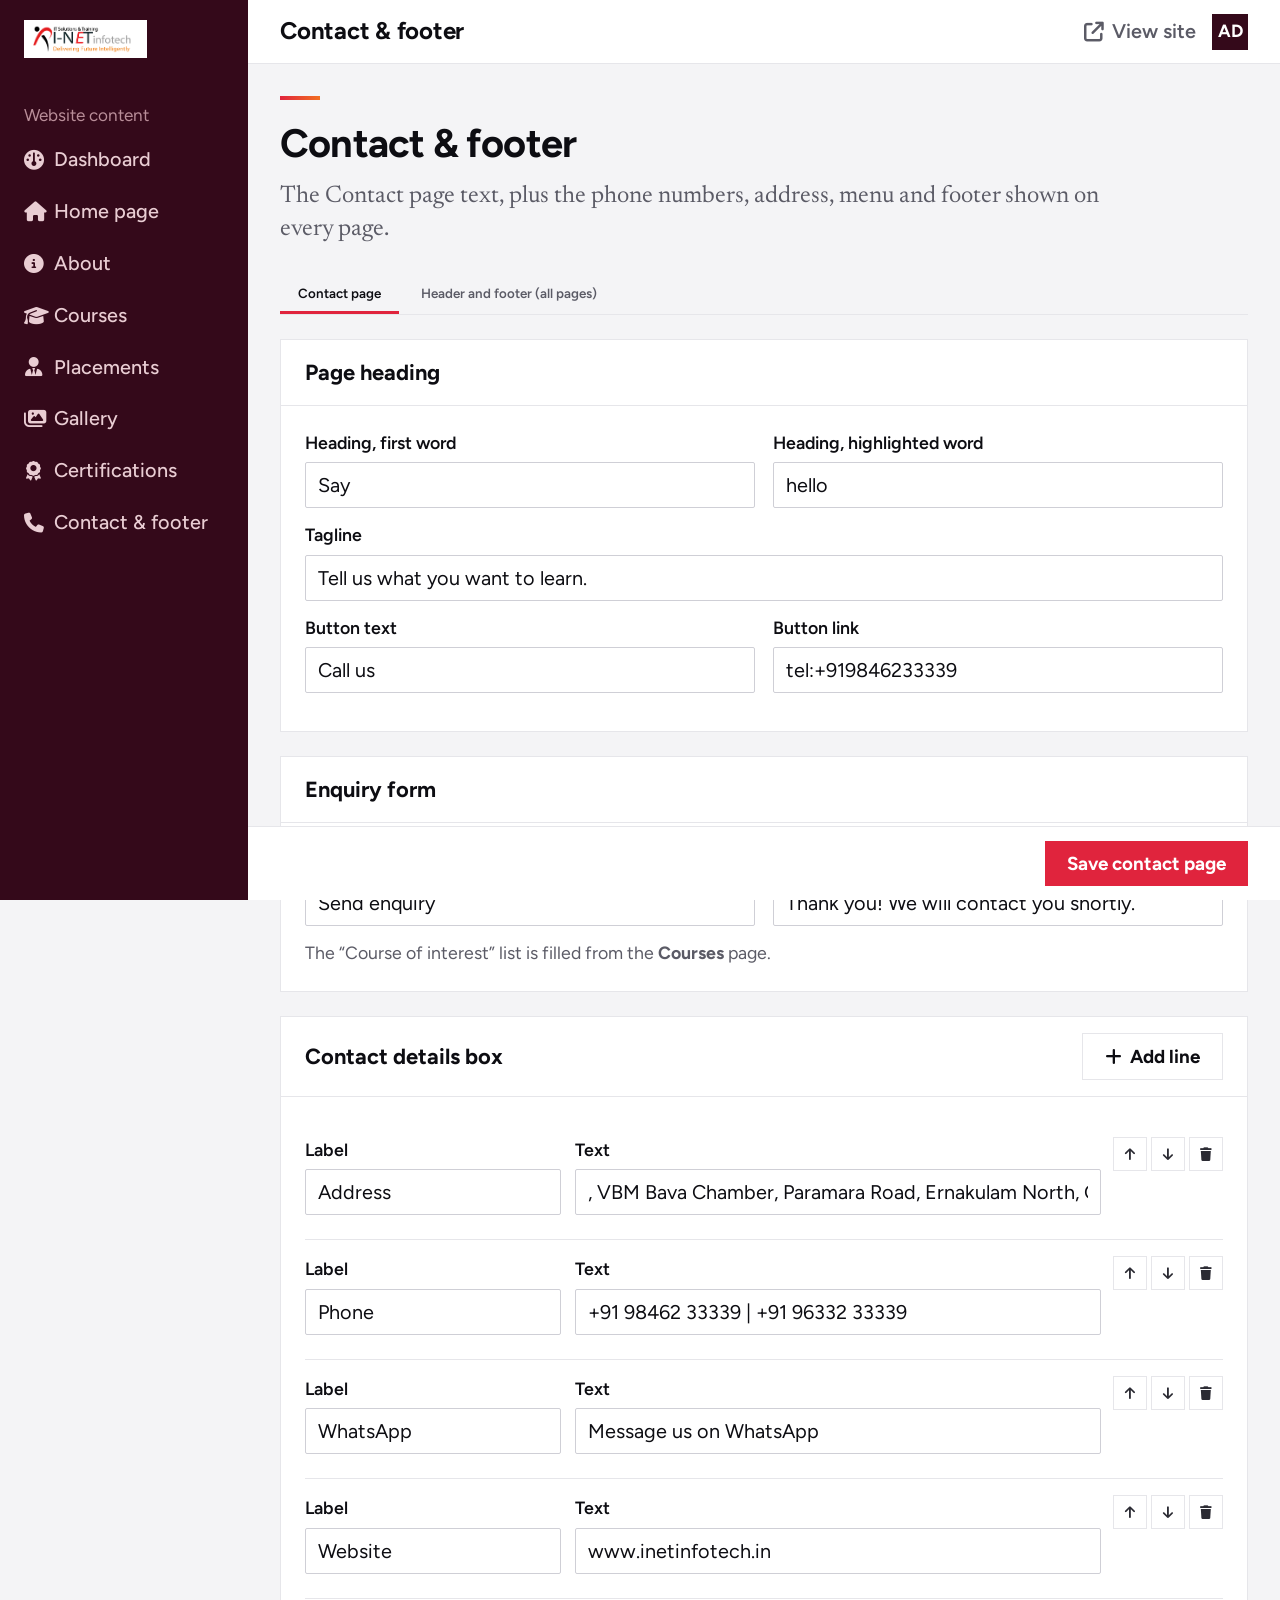
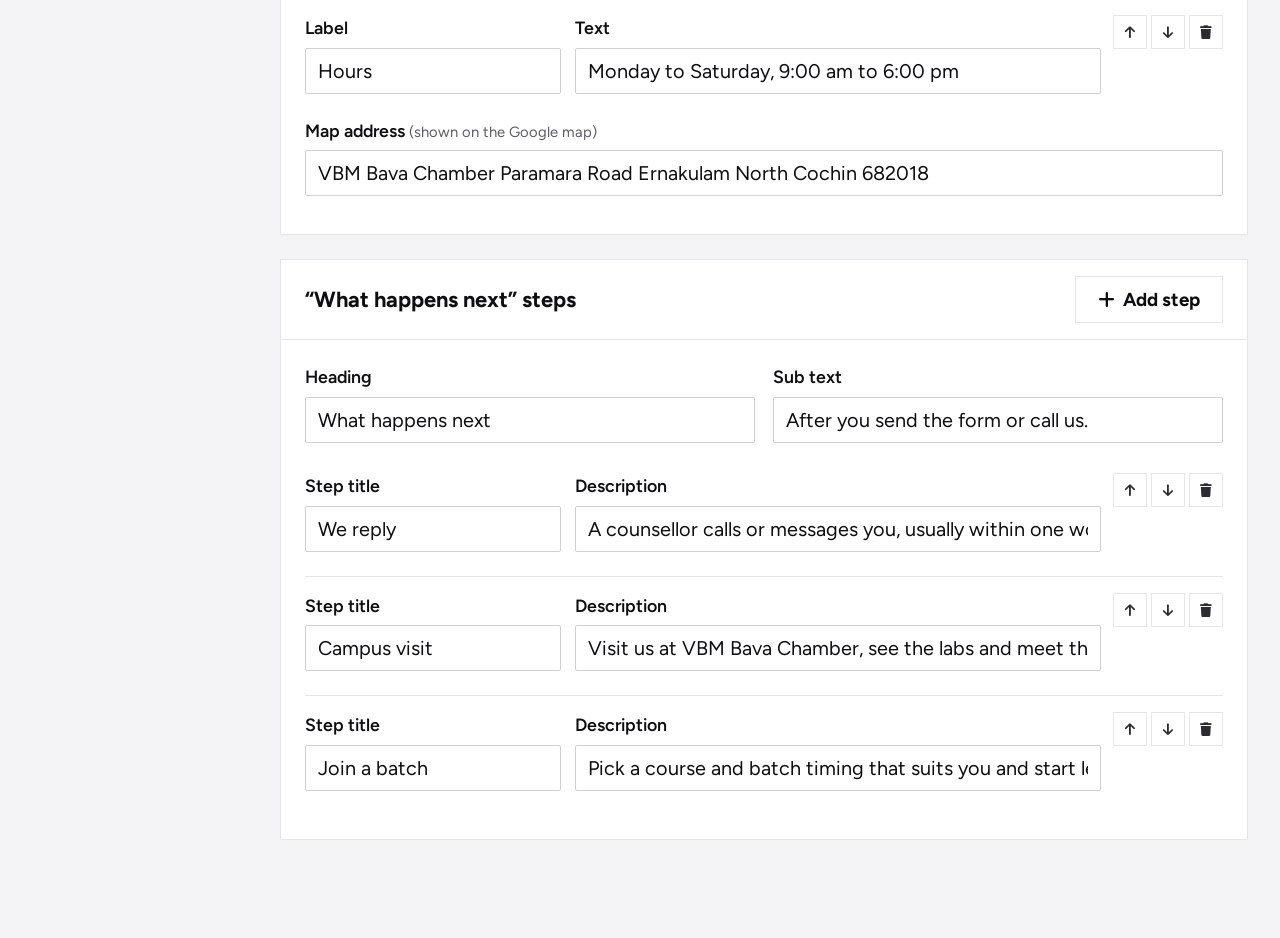
<file: admin/contact.html>
<!DOCTYPE html><html lang="en"><head><meta charset="utf-8"><meta name="viewport" content="width=device-width,initial-scale=1"><title>Contact & footer | I-Net Admin</title><link rel="stylesheet" href="https://cdnjs.cloudflare.com/ajax/libs/font-awesome/6.5.1/css/all.min.css"><link rel="icon" href="../assets/logo2.png"><link rel="stylesheet" href="css/admin.css"></head><body data-page="contact.html" data-title="Contact & footer"><aside id="side"></aside><div class="main"><header id="top"></header><main class="content">
<!-- API: GET /api/contact | PUT /api/contact | GET /api/site | PUT /api/site. contact: hero, form, info[], mapQuery, next. site (header, footer, phones): navBtn, phone1, phone2, whatsapp, address, copyright, menu[], footerLinks[]. -->
<div class="ph"><div><i class="dash"></i><h2>Contact &amp; footer</h2><p>The Contact page text, plus the phone numbers, address, menu and footer shown on every page.</p></div></div>
<div class="tabs" role="tablist"><button class="on" data-t="contact" role="tab">Contact page</button><button data-t="site" role="tab">Header and footer (all pages)</button></div>
<section id="contact">
<div id="banner"></div>
<div class="panel"><h3>Enquiry form</h3><div class="pb"><div class="g2"><label>Send button text<input data-b="form.button"></label><label>Message after sending<input data-b="form.success"></label></div><p class="mut">The “Course of interest” list is filled from the <a href="courses.html"><b>Courses</b></a> page.</p></div></div>
<div class="panel"><div class="phd"><span style="font-weight:700">Contact details box</span><button class="btn ghost" data-add="info" type="button"><i class="fa-solid fa-plus"></i>Add line</button></div><div class="pb"><div id="info"></div><label>Map address <small>(shown on the Google map)</small><input data-b="mapQuery"></label></div></div>
<div class="panel"><div class="phd"><span style="font-weight:700">“What happens next” steps</span><button class="btn ghost" data-add="steps" type="button"><i class="fa-solid fa-plus"></i>Add step</button></div><div class="pb"><div class="g2"><label>Heading<input data-b="next.title"></label><label>Sub text<input data-b="next.p"></label></div><div id="steps"></div></div></div>
<div class="savebar"><button class="btn" id="saveC">Save contact page</button></div></section>
<section id="site" hidden>
<div class="panel"><h3>Phone, address and button</h3><div class="pb"><div class="g2"><label>Phone 1<input data-s="phone1"></label><label>Phone 2<input data-s="phone2"></label></div><div class="g2"><label>WhatsApp number <small>(digits with country code)</small><input data-s="whatsapp"></label><label>Header button text<input data-s="navBtn"></label></div><label>Address in the footer<input data-s="address"></label><label>Copyright line<input data-s="copyright"></label></div></div>
<div class="panel"><div class="phd"><span style="font-weight:700">Top menu</span><button class="btn ghost" data-add="menu" type="button"><i class="fa-solid fa-plus"></i>Add link</button></div><div class="pb"><div id="menu"></div></div></div>
<div class="panel"><div class="phd"><span style="font-weight:700">Footer links</span><button class="btn ghost" data-add="footerLinks" type="button"><i class="fa-solid fa-plus"></i>Add link</button></div><div class="pb"><div id="footerLinks"></div></div></div>
<div class="savebar"><button class="btn" id="saveS">Save header and footer</button></div></section>
</main></div><script src="js/seed.js"></script><script src="js/content.js"></script><script src="js/admin.js"></script>
<script>
const C=load('contact'),S=load('site');$('#banner').innerHTML=BANNER();bindB(C);
$$('[data-s]').forEach(i=>{i.value=S[i.dataset.s]??'';i.oninput=()=>S[i.dataset.s]=i.value});
rep('info',C.info,[{k:'l',l:'Label',w:'w2'},{k:'v',l:'Text',w:'w4'}],{l:'',v:''});
rep('steps',C.next.steps,[{k:'t',l:'Step title',w:'w2'},{k:'d',l:'Description',w:'w4'}],{t:'',d:''});
const LK=[{k:'l',l:'Link text',w:'w2'},{k:'href',l:'Link address',w:'w4'}];rep('menu',S.menu,LK,{l:'',href:''});rep('footerLinks',S.footerLinks,LK,{l:'',href:''});
$$('.tabs button').forEach(b=>b.onclick=()=>{$$('.tabs button').forEach(x=>x.classList.toggle('on',x===b));$('#contact').hidden=b.dataset.t!=='contact';$('#site').hidden=b.dataset.t!=='site'});
$('#saveC').onclick=()=>{Store.set('contact',C);toast('Contact page saved')};$('#saveS').onclick=()=>{Store.set('site',S);toast('Header and footer saved')};
</script></body></html>
</file>
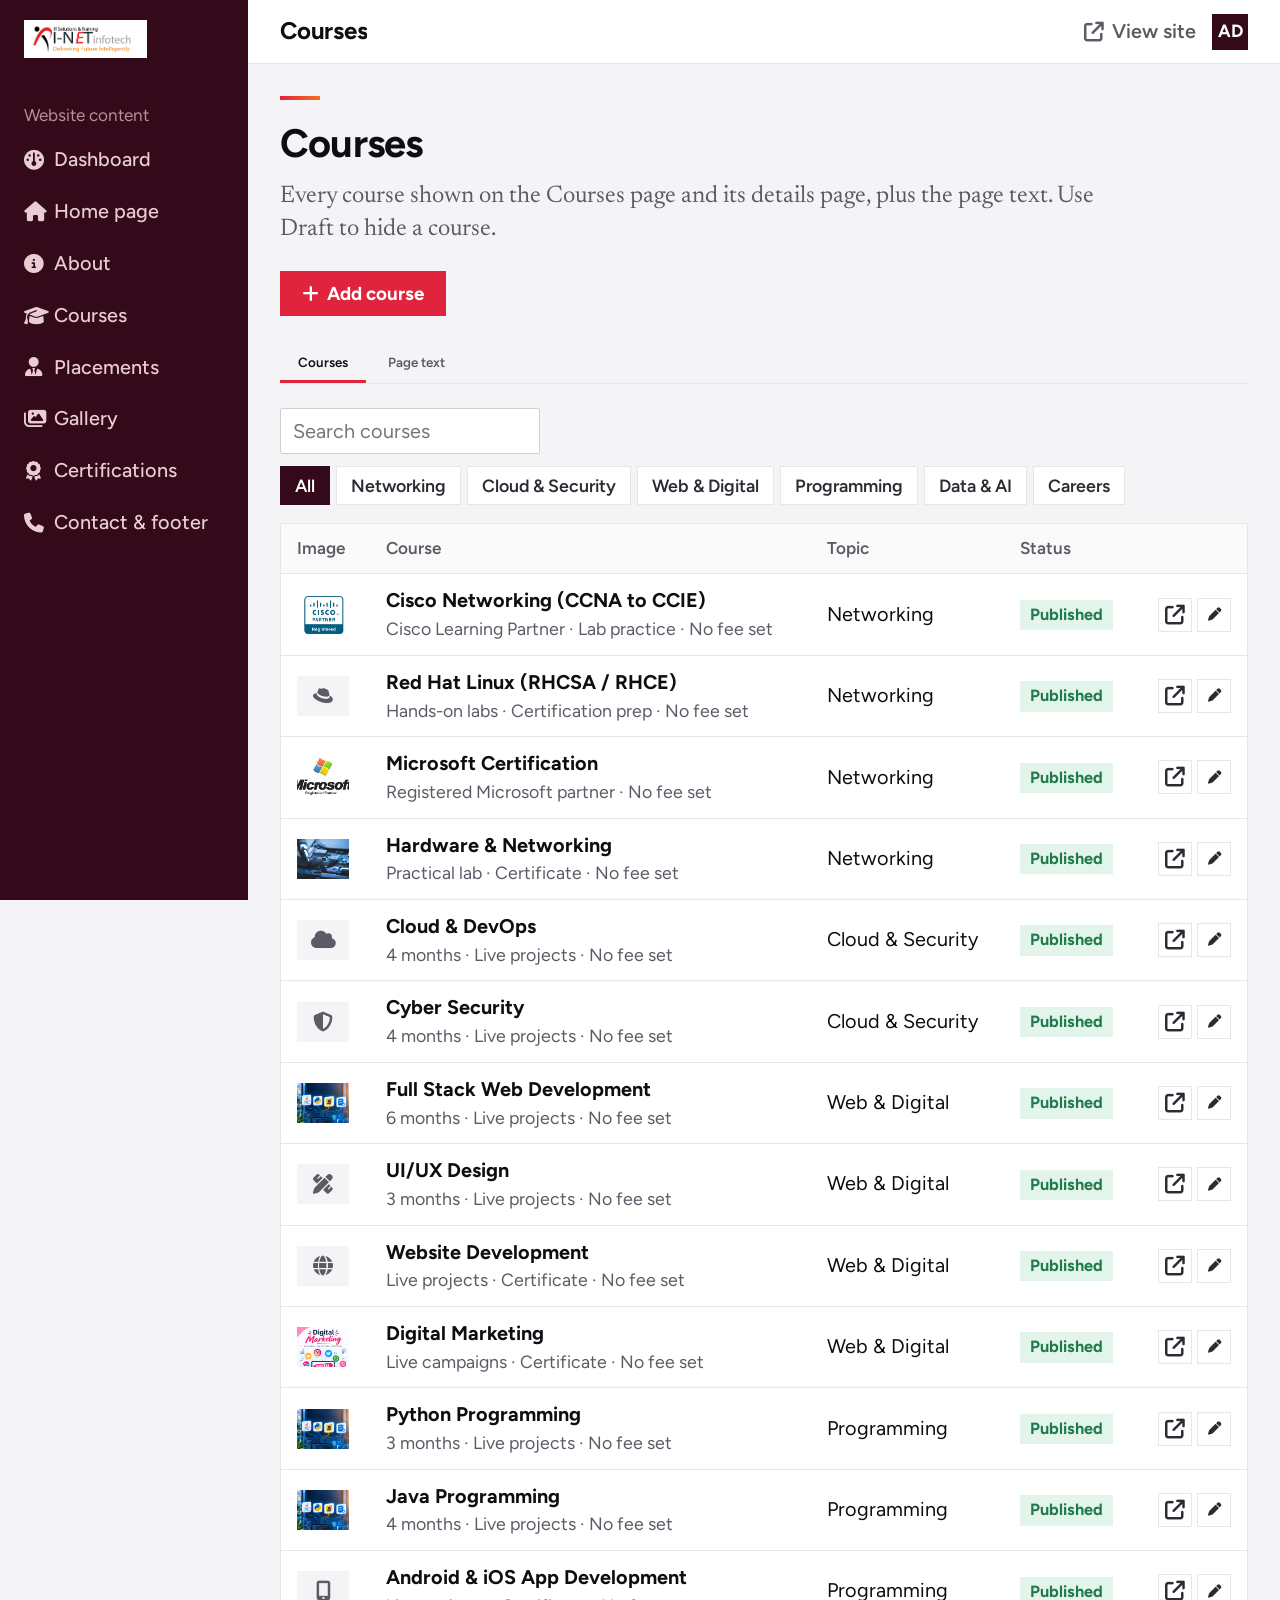
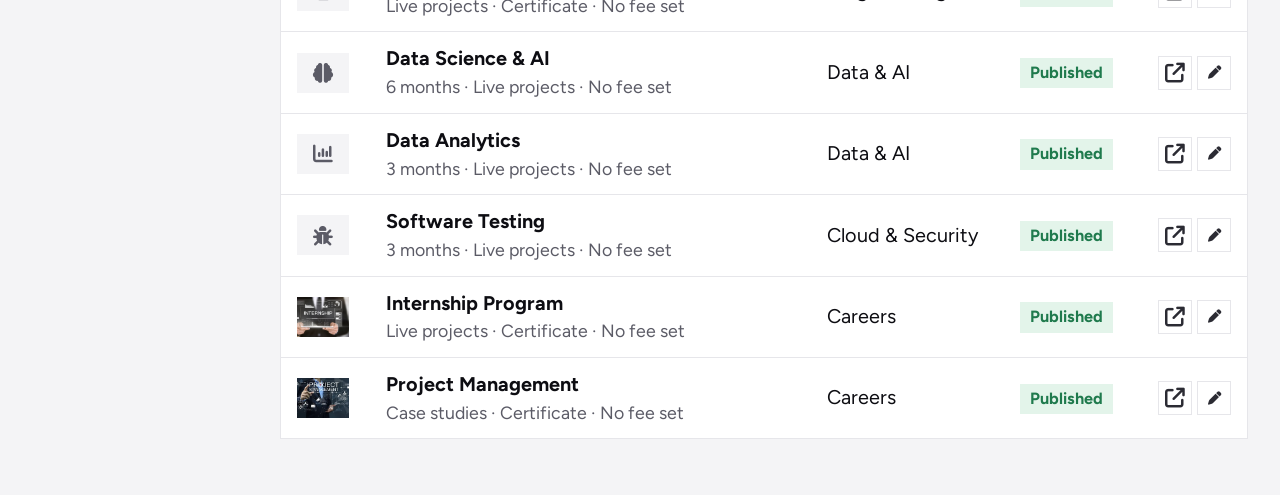
<file: admin/courses.html>
<!DOCTYPE html><html lang="en"><head><meta charset="utf-8"><meta name="viewport" content="width=device-width,initial-scale=1"><title>Courses | I-Net Admin</title><link rel="stylesheet" href="https://cdnjs.cloudflare.com/ajax/libs/font-awesome/6.5.1/css/all.min.css"><link rel="icon" href="../assets/logo2.png"><link rel="stylesheet" href="css/admin.css"></head><body data-page="courses.html" data-title="Courses"><aside id="side"></aside><div class="main"><header id="top"></header><main class="content">
<!-- API: GET /api/courses | POST /api/courses | PUT /api/courses/:id | DELETE /api/courses/:id. Field names match COURSES_DEFAULT in js/courses-data.js. Page text: GET/PUT /api/coursesPage. -->
<div class="ph"><div><i class="dash"></i><h2>Courses</h2><p>Every course shown on the Courses page and its details page, plus the page text. Use Draft to hide a course.</p></div><button class="btn" id="add"><i class="fa-solid fa-plus"></i>Add course</button></div>
<div class="tabs" role="tablist"><button class="on" data-t="list" role="tab">Courses</button><button data-t="text" role="tab">Page text</button></div>
<section id="list"><div class="tools"><input id="q" type="search" placeholder="Search courses" aria-label="Search courses"><div class="chips" id="chips"></div></div>
<div class="panel tw"><table class="rt"><thead><tr><th>Image</th><th>Course</th><th>Topic</th><th>Status</th><th></th></tr></thead><tbody id="rows"></tbody></table></div></section>
<section id="text" hidden><div id="banner"></div>
<div class="panel"><div class="phd"><span style="font-weight:700">“How it works” steps</span><button class="btn ghost" data-add="steps" type="button"><i class="fa-solid fa-plus"></i>Add step</button></div><div class="pb"><div class="g2"><label>Heading<input data-b="how.title"></label><label>Sub text<input data-b="how.p"></label></div><div id="steps"></div></div></div>
<div class="savebar"><button class="btn" id="saveT">Save page text</button></div></section>
<aside class="dr" id="dr" aria-label="Course form"><header><h3 id="dt">Add course</h3><button class="ib" data-close aria-label="Close"><i class="fa-solid fa-xmark"></i></button></header>
<div class="bd2"><form id="f" onsubmit="return false"><label>Course title<input id="f-title" name="title" required></label>
<div class="g2"><label>Topic<select id="f-c" name="c"></select></label><label>Small label above title<input id="f-tag" name="tag" placeholder="e.g. Programming"></label></div>
<div class="g2"><label>Icon <small>(Font Awesome class)</small><input id="f-icon" name="icon" list="ics" placeholder="fa-solid fa-code"></label><label>Status<select id="f-status" name="status"><option value="published">Published</option><option value="draft">Draft</option></select></label></div>
<datalist id="ics"><option value="fa-solid fa-code"><option value="fa-solid fa-cloud"><option value="fa-solid fa-shield-halved"><option value="fa-solid fa-brain"><option value="fa-solid fa-network-wired"><option value="fa-brands fa-python"><option value="fa-brands fa-java"><option value="fa-solid fa-chart-column"></datalist>
<label>Image <small>(optional, the icon shows when empty)</small><select id="f-img" name="img"></select></label>
<label>Or upload a new image<input type="file" id="f-up" accept="image/*"></label>
<div class="g3"><label>Focus<select id="f-pos" name="pos"><option>center</option><option>center 0%</option><option>center 12%</option><option>center 40%</option><option>center 78%</option></select></label><label>Fit<select id="f-fit" name="fit"><option>cover</option><option>contain</option></select></label><label>Alt text<input id="f-alt" name="alt"></label></div>
<label>Short description <small>(shown on the course card and at the top of the details page)</small><textarea id="f-desc" name="desc"></textarea></label><label>Card highlights<input id="f-meta" name="meta" placeholder="4 months · Live projects"></label>
<h4 class="fs">Details page: fees and facts</h4>
<div class="g2"><label>Course fee<input id="f-fee" name="fee" placeholder="e.g. ₹25,000"><span class="hint">Leave empty to show “Call for fees”.</span></label><label>Fee note<input id="f-feeNote" name="feeNote" placeholder="e.g. Instalments available"></label></div>
<div class="g3"><label>Duration<input id="f-duration" name="duration" placeholder="e.g. 4 months"></label><label>Level<input id="f-level" name="level" list="lvl" placeholder="e.g. Beginner"></label><label>Mode<input id="f-mode" name="mode" list="mod" placeholder="e.g. Classroom"></label></div>
<datalist id="lvl"><option value="Beginner"><option value="Intermediate"><option value="Advanced"><option value="Beginner to advanced"></datalist><datalist id="mod"><option value="Classroom"><option value="Online"><option value="Classroom and online"></datalist>
<div class="g2"><label>Batch timing<input id="f-batch" name="batch" placeholder="e.g. Weekdays and weekends"></label><label>Certification<input id="f-certification" name="certification" placeholder="e.g. Course certificate"></label></div>
<label>Who can join<textarea id="f-eligibility" name="eligibility" placeholder="e.g. Plus Two or above. No prior experience needed."></textarea></label>
<label>What you will learn <small>(one topic per line)</small><textarea id="f-topics" name="topics" rows="6"></textarea></label>
<label>Career outcomes <small>(one per line, optional)</small><textarea id="f-outcomes" name="outcomes" rows="4"></textarea></label></form>
<div class="pv"><p>Preview of the course card</p><div class="gc" id="pv"></div></div></div>
<footer><button class="btn danger" id="del" type="button">Delete</button><span><button class="btn ghost" data-close type="button">Cancel</button> <button class="btn" id="save" type="button">Save course</button></span></footer></aside>
</main></div><script src="js/seed.js"></script><script src="js/content.js"></script><script src="../js/courses-data.js"></script><script src="js/admin.js"></script>
<script>
const CATS={net:'Networking',ops:'Cloud & Security',web:'Web & Digital',code:'Programming',data:'Data & AI',car:'Careers'};
let L=Store.get('courses',null)||COURSES_DEFAULT.map(c=>({...c,status:'published'})),cat='all',q='',cur=null,up='';
$('#f-c').innerHTML=Object.entries(CATS).map(e=>`<option value="${e[0]}">${e[1]}</option>`).join('');
$('#f-img').innerHTML='<option value="">No image (use icon)</option>'+SEED.media.map(m=>`<option>${m}</option>`).join('');
$('#chips').innerHTML=[['all','All'],...Object.entries(CATS)].map(e=>`<button data-k="${e[0]}" class="${e[0]==='all'?'on':''}">${e[1]}</button>`).join('');
const draw=()=>{const r=L.filter(c=>(cat==='all'||c.c===cat)&&(c.title+c.tag).toLowerCase().includes(q));
$('#rows').innerHTML=r.map(c=>`<tr><td class="c-img"><span class="th">${c.img?`<img src="${asset(c.img)}" alt="">`:`<i class="${esc(c.icon)}"></i>`}</span></td><td class="c-main"><b>${esc(c.title)}</b><div class="mut">${esc(c.meta)}${c.fee?' · Fee: '+esc(c.fee):' · No fee set'}</div></td><td class="c-cat">${CATS[c.c]}</td><td class="c-st"><span class="pill ${c.status}">${c.status==='draft'?'Draft':'Published'}</span></td><td class="act"><a class="ib" href="../course.html?id=${encodeURIComponent(c.id)}" target="_blank" rel="noopener" aria-label="View ${esc(c.title)} on the site"><i class="fa-solid fa-arrow-up-right-from-square"></i></a> <button class="ib" data-e="${c.id}" aria-label="Edit ${esc(c.title)}"><i class="fa-solid fa-pen"></i></button></td></tr>`).join('')||'<tr><td colspan="5" class="empty">No courses match. Clear the search or add a course.</td></tr>'};
const pv=()=>{const v=id=>$('#f-'+id).value,im=up||v('img');$('#pv').innerHTML=`<div class="ph2">${im?`<img src="${asset(im)}" alt="" style="object-fit:${v('fit')};object-position:${v('pos')}">`:`<i class="${esc(v('icon'))}"></i>`}</div><i class="dash"></i><small><i class="${esc(v('icon'))}"></i> ${esc(v('tag'))}</small><h4>${esc(v('title'))||'Course title'}</h4><p>${esc(v('desc'))}</p><span class="meta">${esc(v('meta'))}</span><span class="meta"><b>${esc(v('fee'))||'Fee: call for fees'}</b></span>`};
const open=c=>{cur=c;up='';$('#dt').textContent=c?'Edit course':'Add course';$('#del').style.display=c?'':'none';const d=c||{c:'web',status:'published',pos:'center',fit:'cover',icon:'fa-solid fa-graduation-cap',img:''};
for(const k of ['title','c','tag','icon','status','pos','fit','desc','meta','fee','feeNote','duration','level','mode','batch','certification','eligibility'])$('#f-'+k).value=d[k]||'';for(const k of ['topics','outcomes'])$('#f-'+k).value=(Array.isArray(d[k])?d[k]:String(d[k]||'').split('\n')).join('\n');$('#f-alt').value=d.alt||'';
const s=$('#f-img');if(d.img&&!/^data:/.test(d.img)&&![...s.options].some(o=>o.value===d.img))s.add(new Option(d.img,d.img));s.value=/^data:/.test(d.img)?'':d.img;if(/^data:/.test(d.img))up=d.img;pv();openDr('dr')};
$('#add').onclick=()=>open(null);$('#q').oninput=e=>{q=e.target.value.toLowerCase();draw()};
$('#chips').onclick=e=>{const b=e.target.closest('button');if(!b)return;cat=b.dataset.k;$$('#chips button').forEach(x=>x.classList.toggle('on',x===b));draw()};
$('#rows').onclick=e=>{const b=e.target.closest('[data-e]');if(b)open(L.find(c=>c.id===b.dataset.e))};
$('#f').oninput=pv;$('#f-up').onchange=async e=>{if(e.target.files[0]){up=await readFile(e.target.files[0]);pv()}};
$('#save').onclick=()=>{const v=id=>$('#f-'+id).value.trim();if(!v('title')){$('#f-title').focus();return toast('Enter a course title first')}
const d={id:cur?cur.id:(courseSlug(v('title'))||'c'+Date.now())+(L.some(x=>x.id===courseSlug(v('title')))?'-'+Date.now().toString(36):''),c:v('c'),tag:v('tag'),icon:v('icon'),status:v('status'),img:up||v('img'),pos:v('pos'),fit:v('fit'),alt:v('alt'),title:v('title'),desc:v('desc'),meta:v('meta'),fee:v('fee'),feeNote:v('feeNote'),duration:v('duration'),level:v('level'),mode:v('mode'),batch:v('batch'),certification:v('certification'),eligibility:v('eligibility'),topics:v('topics').split('\n').map(x=>x.trim()).filter(Boolean),outcomes:v('outcomes').split('\n').map(x=>x.trim()).filter(Boolean)};
cur?L[L.indexOf(cur)]=d:L.push(d);Store.set('courses',L);draw();closeDr();toast('Course saved')};
$('#del').onclick=()=>{if(cur&&confirm('Delete "'+cur.title+'"? This cannot be undone.')){L=L.filter(c=>c!==cur);Store.set('courses',L);draw();closeDr();toast('Course deleted')}};
draw();
/* page text tab (hero and "How it works" steps on courses.html) */
const CP=load('coursesPage');$('#banner').innerHTML=BANNER();bindB(CP);rep('steps',CP.how.steps,[{k:'t',l:'Step title',w:'w2'},{k:'d',l:'Description',w:'w4'}],{t:'',d:''});
$$('.tabs button').forEach(b=>b.onclick=()=>{$$('.tabs button').forEach(x=>x.classList.toggle('on',x===b));$('#list').hidden=b.dataset.t!=='list';$('#text').hidden=b.dataset.t!=='text'});
$('#saveT').onclick=()=>{Store.set('coursesPage',CP);toast('Courses page text saved')};
</script></body></html>
</file>
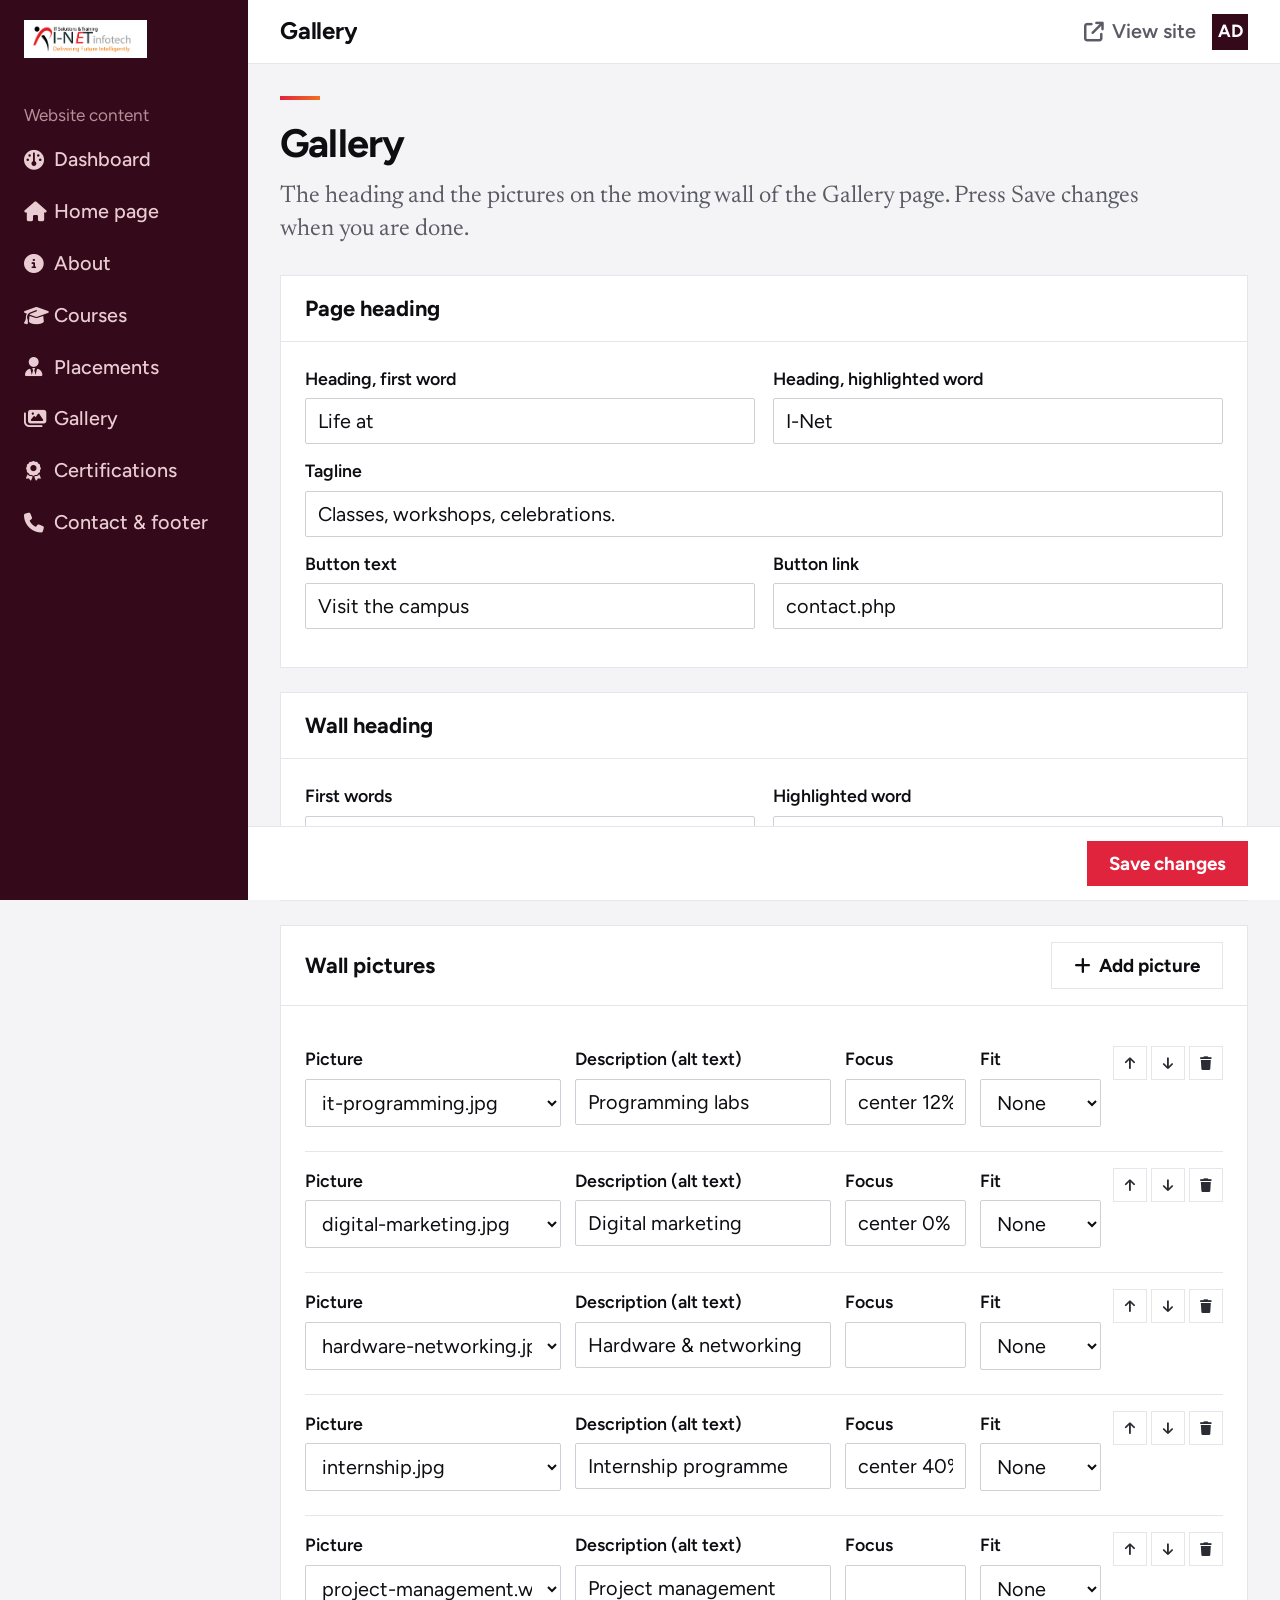
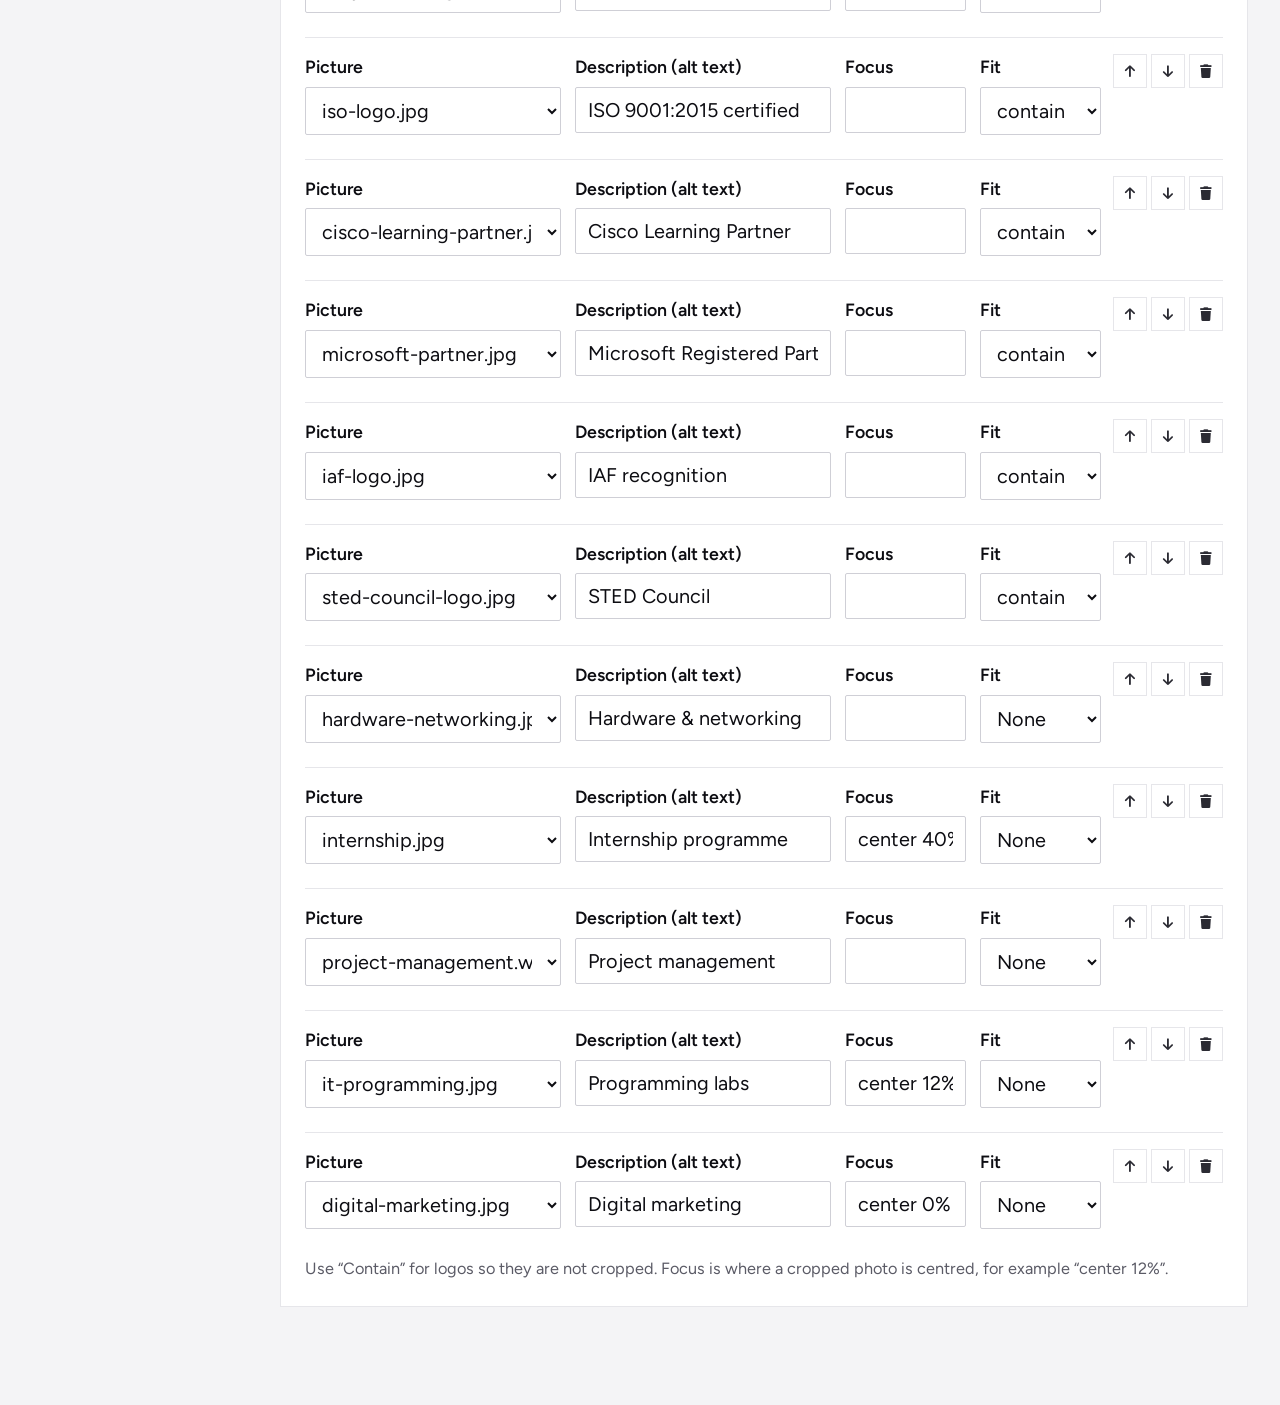
<file: admin/gallery.html>
<!DOCTYPE html><html lang="en"><head><meta charset="utf-8"><meta name="viewport" content="width=device-width,initial-scale=1"><title>Gallery | I-Net Admin</title><link rel="stylesheet" href="https://cdnjs.cloudflare.com/ajax/libs/font-awesome/6.5.1/css/all.min.css"><link rel="icon" href="../assets/logo2.png"><link rel="stylesheet" href="css/admin.css"></head><body data-page="gallery.html" data-title="Gallery"><aside id="side"></aside><div class="main"><header id="top"></header><main class="content">
<!-- API: GET /api/gallery | PUT /api/gallery. JSON: hero, wall{a,b}, items[] with img, alt, pos, fit. Order = order on the moving wall. -->
<div class="ph"><div><i class="dash"></i><h2>Gallery</h2><p>The heading and the pictures on the moving wall of the Gallery page. Press Save changes when you are done.</p></div></div>
<div id="banner"></div>
<div class="panel"><h3>Wall heading</h3><div class="pb"><div class="g2"><label>First words<input data-b="wall.a"></label><label>Highlighted word<input data-b="wall.b"></label></div></div></div>
<div class="panel"><div class="phd"><span style="font-weight:700">Wall pictures</span><button class="btn ghost" data-add="items" type="button"><i class="fa-solid fa-plus"></i>Add picture</button></div><div class="pb"><div id="items"></div><p class="hint">Use “Contain” for logos so they are not cropped. Focus is where a cropped photo is centred, for example “center 12%”.</p></div></div>
<div class="savebar"><button class="btn" id="save">Save changes</button></div>
</main></div><script src="js/seed.js"></script><script src="js/content.js"></script><script src="js/admin.js"></script>
<script>
const G=load('gallery');$('#banner').innerHTML=BANNER();bindB(G);
rep('items',G.items,[{k:'img',l:'Picture',w:'w2',o:SEED.media},{k:'alt',l:'Description (alt text)',w:'w2'},{k:'pos',l:'Focus',w:'w1'},{k:'fit',l:'Fit',w:'w1',o:['','contain','cover']}],{img:SEED.media[0],alt:'',pos:'',fit:''});
$('#save').onclick=()=>{Store.set('gallery',G);toast('Gallery saved')};
</script></body></html>
</file>
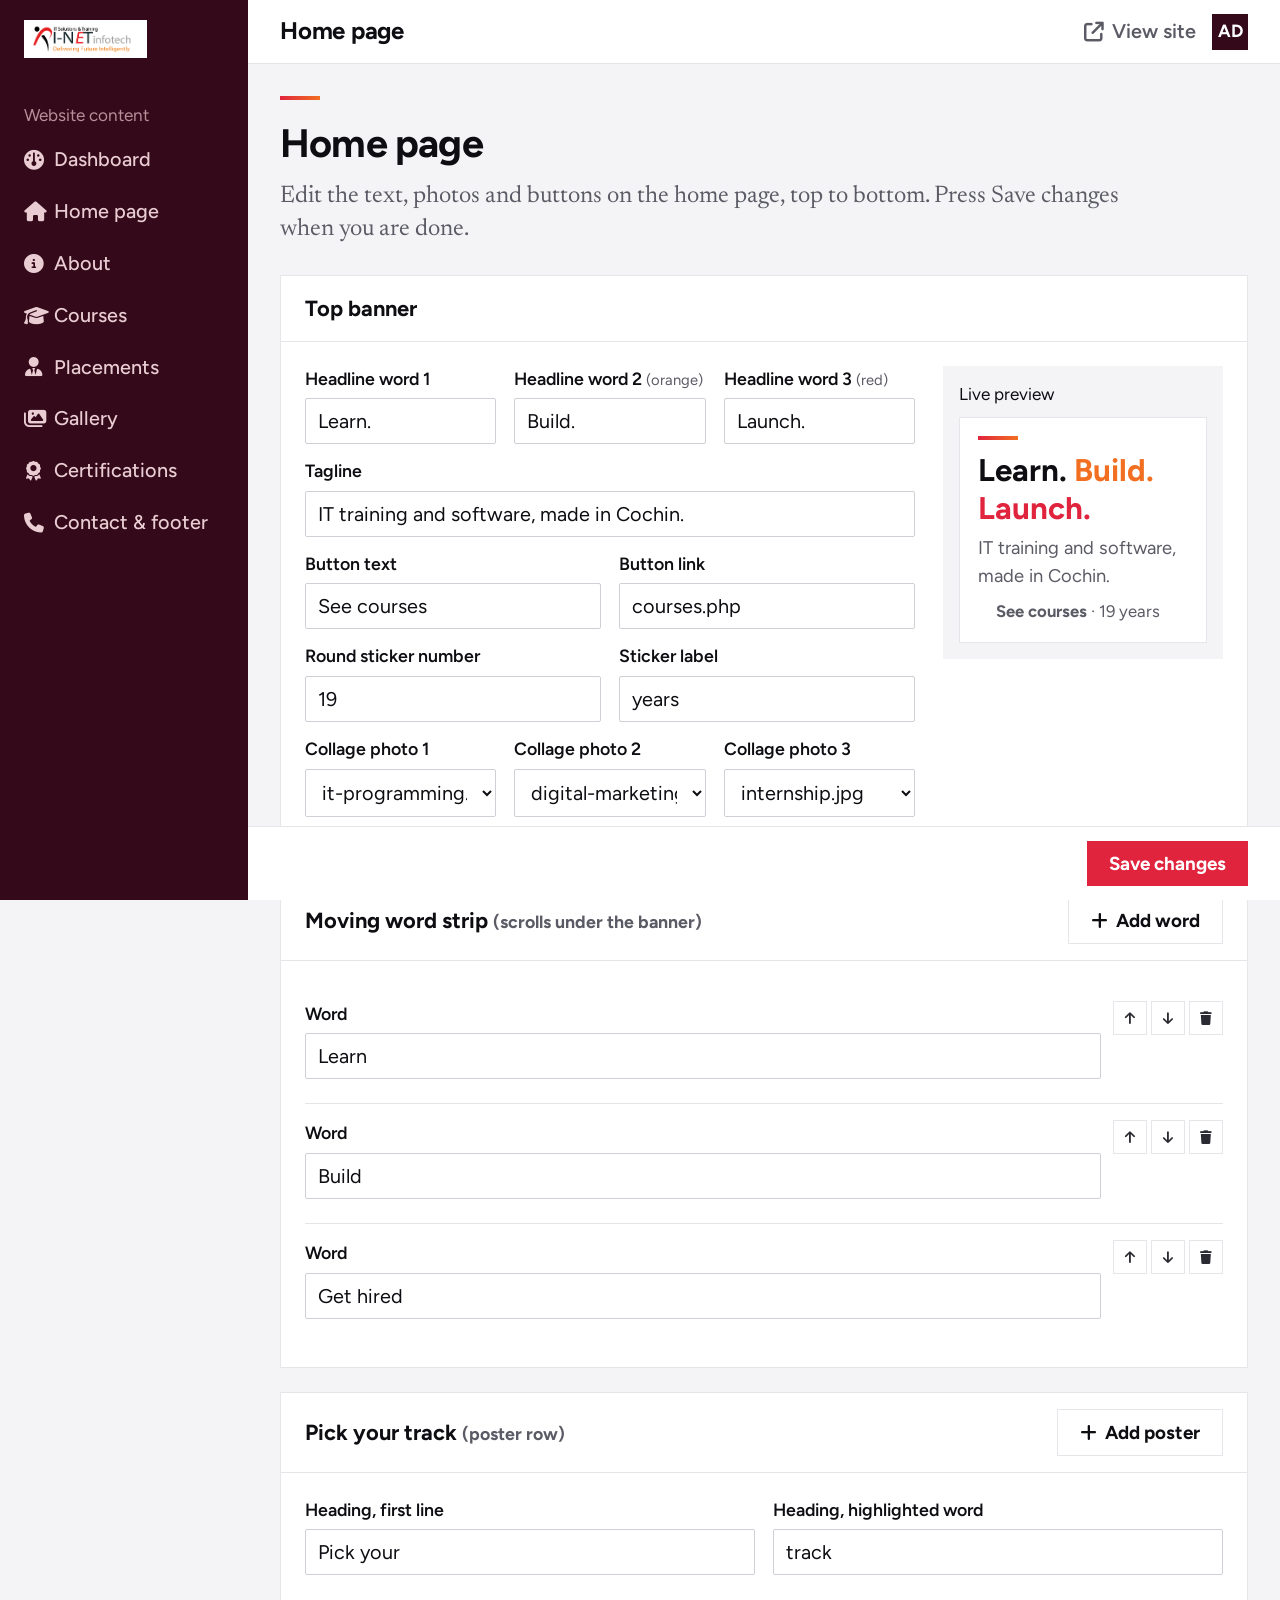
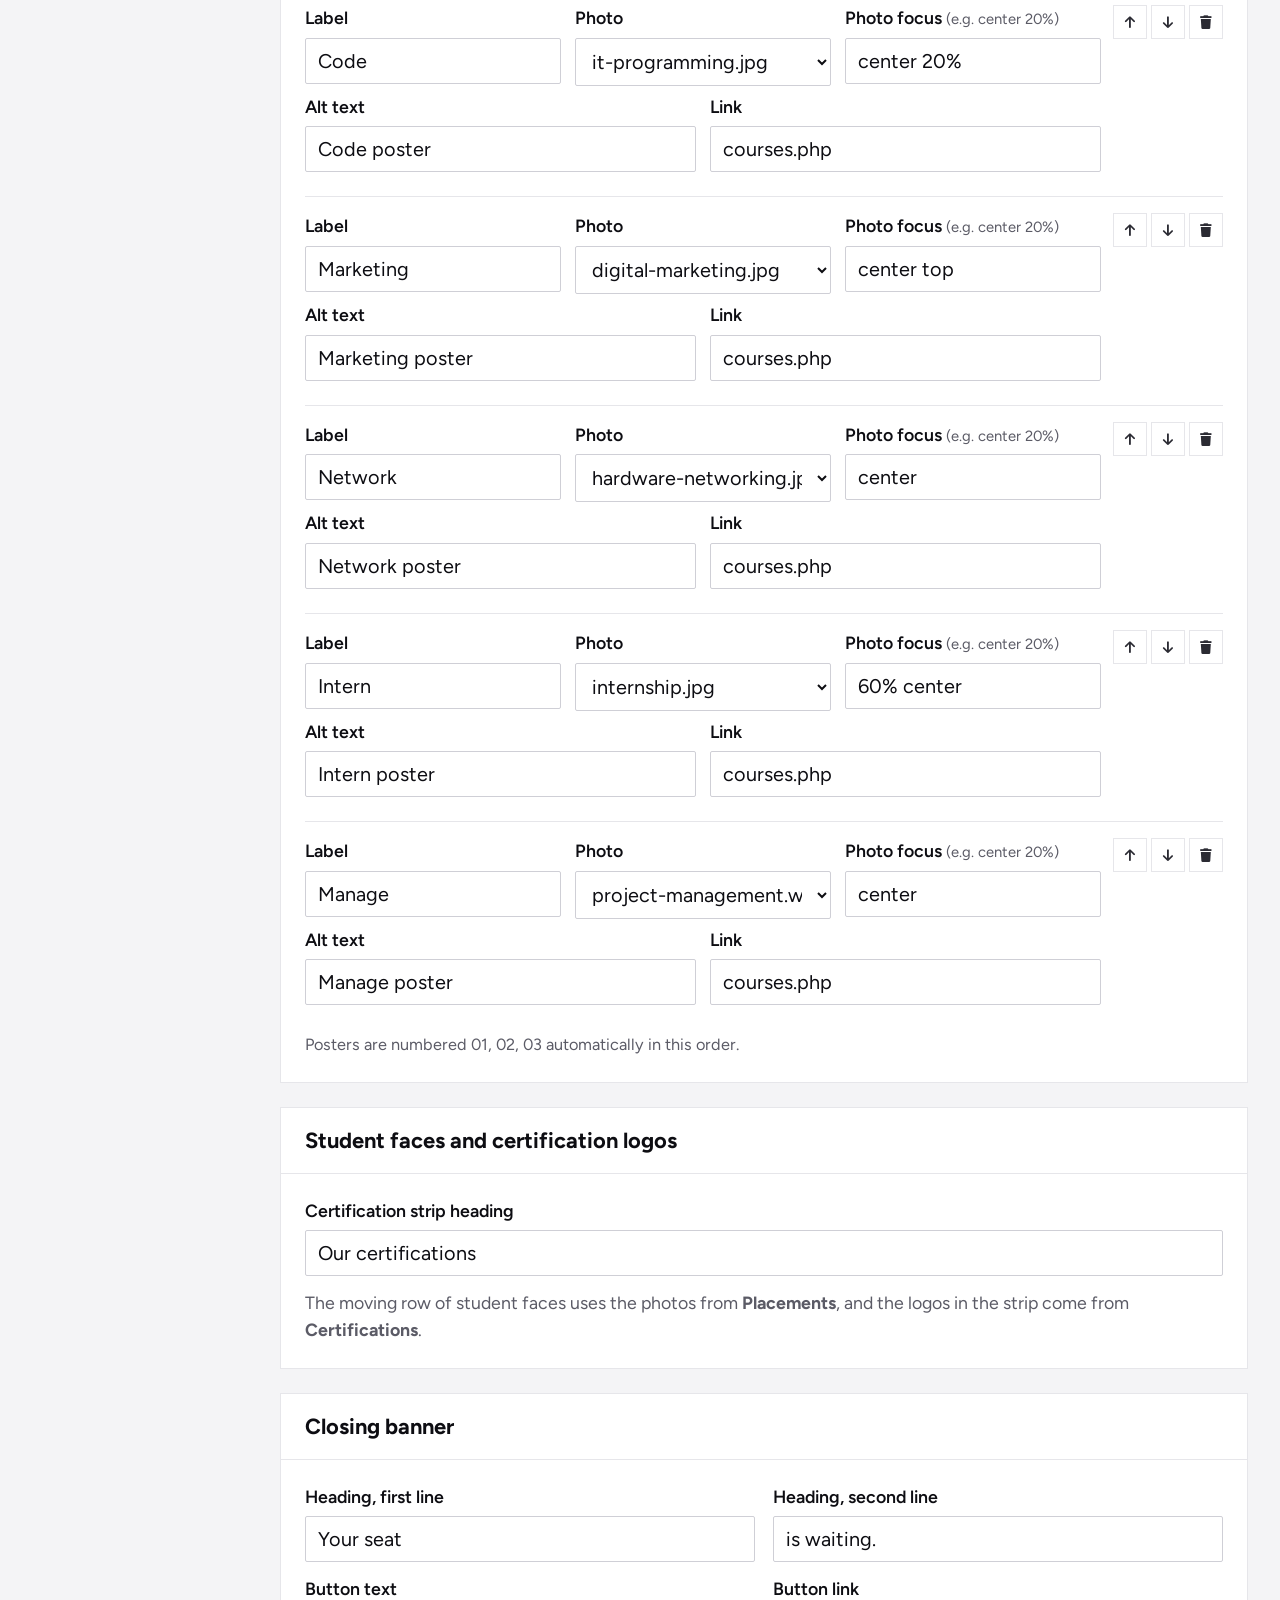
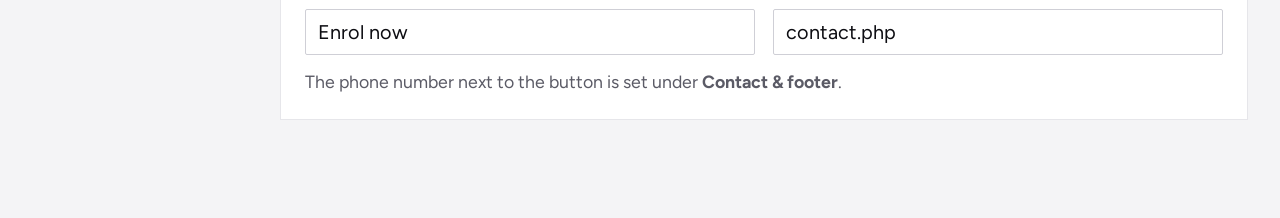
<file: admin/home-content.html>
<!DOCTYPE html><html lang="en"><head><meta charset="utf-8"><meta name="viewport" content="width=device-width,initial-scale=1"><title>Home page | I-Net Admin</title><link rel="stylesheet" href="https://cdnjs.cloudflare.com/ajax/libs/font-awesome/6.5.1/css/all.min.css"><link rel="icon" href="../assets/logo2.png"><link rel="stylesheet" href="css/admin.css"></head><body data-page="home-content.html" data-title="Home page"><aside id="side"></aside><div class="main"><header id="top"></header><main class="content">
<!-- API: GET /api/home | PUT /api/home. One JSON object: hero, ticker[], track{a,b,items[]}, logos{title}, cta. Inputs use data-b="hero.l1" paths. -->
<div class="ph"><div><i class="dash"></i><h2>Home page</h2><p>Edit the text, photos and buttons on the home page, top to bottom. Press Save changes when you are done.</p></div></div>
<div class="panel"><h3>Top banner</h3><div class="pb split2"><div>
<div class="g3"><label>Headline word 1<input data-b="hero.l1"></label><label>Headline word 2 <small>(orange)</small><input data-b="hero.l2"></label><label>Headline word 3 <small>(red)</small><input data-b="hero.l3"></label></div>
<label>Tagline<input data-b="hero.p"></label><div class="g2"><label>Button text<input data-b="hero.btn"></label><label>Button link<input data-b="hero.href"></label></div>
<div class="g2"><label>Round sticker number<input data-b="hero.years"></label><label>Sticker label<input data-b="hero.yearsLabel"></label></div>
<div class="g3"><label>Collage photo 1<select data-b="hero.img1" class="media"></select></label><label>Collage photo 2<select data-b="hero.img2" class="media"></select></label><label>Collage photo 3<select data-b="hero.img3" class="media"></select></label></div></div>
<div class="pv"><p>Live preview</p><div class="gc" style="padding:18px" id="pv"></div></div></div></div>
<div class="panel"><div class="phd"><span style="font-weight:700">Moving word strip <span class="mut">(scrolls under the banner)</span></span><button class="btn ghost" data-add="ticker" type="button"><i class="fa-solid fa-plus"></i>Add word</button></div><div class="pb"><div id="ticker"></div></div></div>
<div class="panel"><div class="phd"><span style="font-weight:700">Pick your track <span class="mut">(poster row)</span></span><button class="btn ghost" data-add="track" type="button"><i class="fa-solid fa-plus"></i>Add poster</button></div><div class="pb"><div class="g2"><label>Heading, first line<input data-b="track.a"></label><label>Heading, highlighted word<input data-b="track.b"></label></div><div id="track"></div><p class="hint">Posters are numbered 01, 02, 03 automatically in this order.</p></div></div>
<div class="panel"><h3>Student faces and certification logos</h3><div class="pb"><label>Certification strip heading<input data-b="logos.title"></label><p class="mut">The moving row of student faces uses the photos from <a href="placements.html"><b>Placements</b></a>, and the logos in the strip come from <a href="certifications.html"><b>Certifications</b></a>.</p></div></div>
<div class="panel"><h3>Closing banner</h3><div class="pb"><div class="g2"><label>Heading, first line<input data-b="cta.a"></label><label>Heading, second line<input data-b="cta.b"></label></div><div class="g2"><label>Button text<input data-b="cta.btn"></label><label>Button link<input data-b="cta.href"></label></div><p class="mut">The phone number next to the button is set under <a href="contact.html"><b>Contact &amp; footer</b></a>.</p></div></div>
<div class="savebar"><button class="btn" id="save">Save changes</button></div>
</main></div><script src="js/seed.js"></script><script src="js/content.js"></script><script src="js/admin.js"></script>
<script>
const H=load('home');
$$('select.media').forEach(s=>s.innerHTML=SEED.media.map(m=>`<option>${m}</option>`).join(''));
const pv=()=>$('#pv').innerHTML=`<i class="dash" style="margin:0 0 12px"></i><h4 style="padding:0;font-size:1.5rem;margin:0 0 8px">${esc(H.hero.l1)} <span style="color:var(--org)">${esc(H.hero.l2)}</span> <span style="color:var(--red)">${esc(H.hero.l3)}</span></h4><p style="padding:0">${esc(H.hero.p)}</p><span class="meta"><b>${esc(H.hero.btn)}</b> · ${esc(H.hero.years)} ${esc(H.hero.yearsLabel)}</span>`;
bindB(H,pv);pv();
rep('ticker',H.ticker,[{k:'w',l:'Word'}],{w:''});
rep('track',H.track.items,[{k:'label',l:'Label',w:'w2'},{k:'img',l:'Photo',w:'w2',o:SEED.media},{k:'pos',l:'Photo focus <small>(e.g. center 20%)</small>',w:'w2'},{k:'alt',l:'Alt text',w:'w3'},{k:'href',l:'Link',w:'w3'}],{label:'',img:SEED.media[0],pos:'center',alt:'',href:'courses.html'});
$('#save').onclick=()=>{Store.set('home',H);toast('Home page saved')};
</script></body></html>
</file>
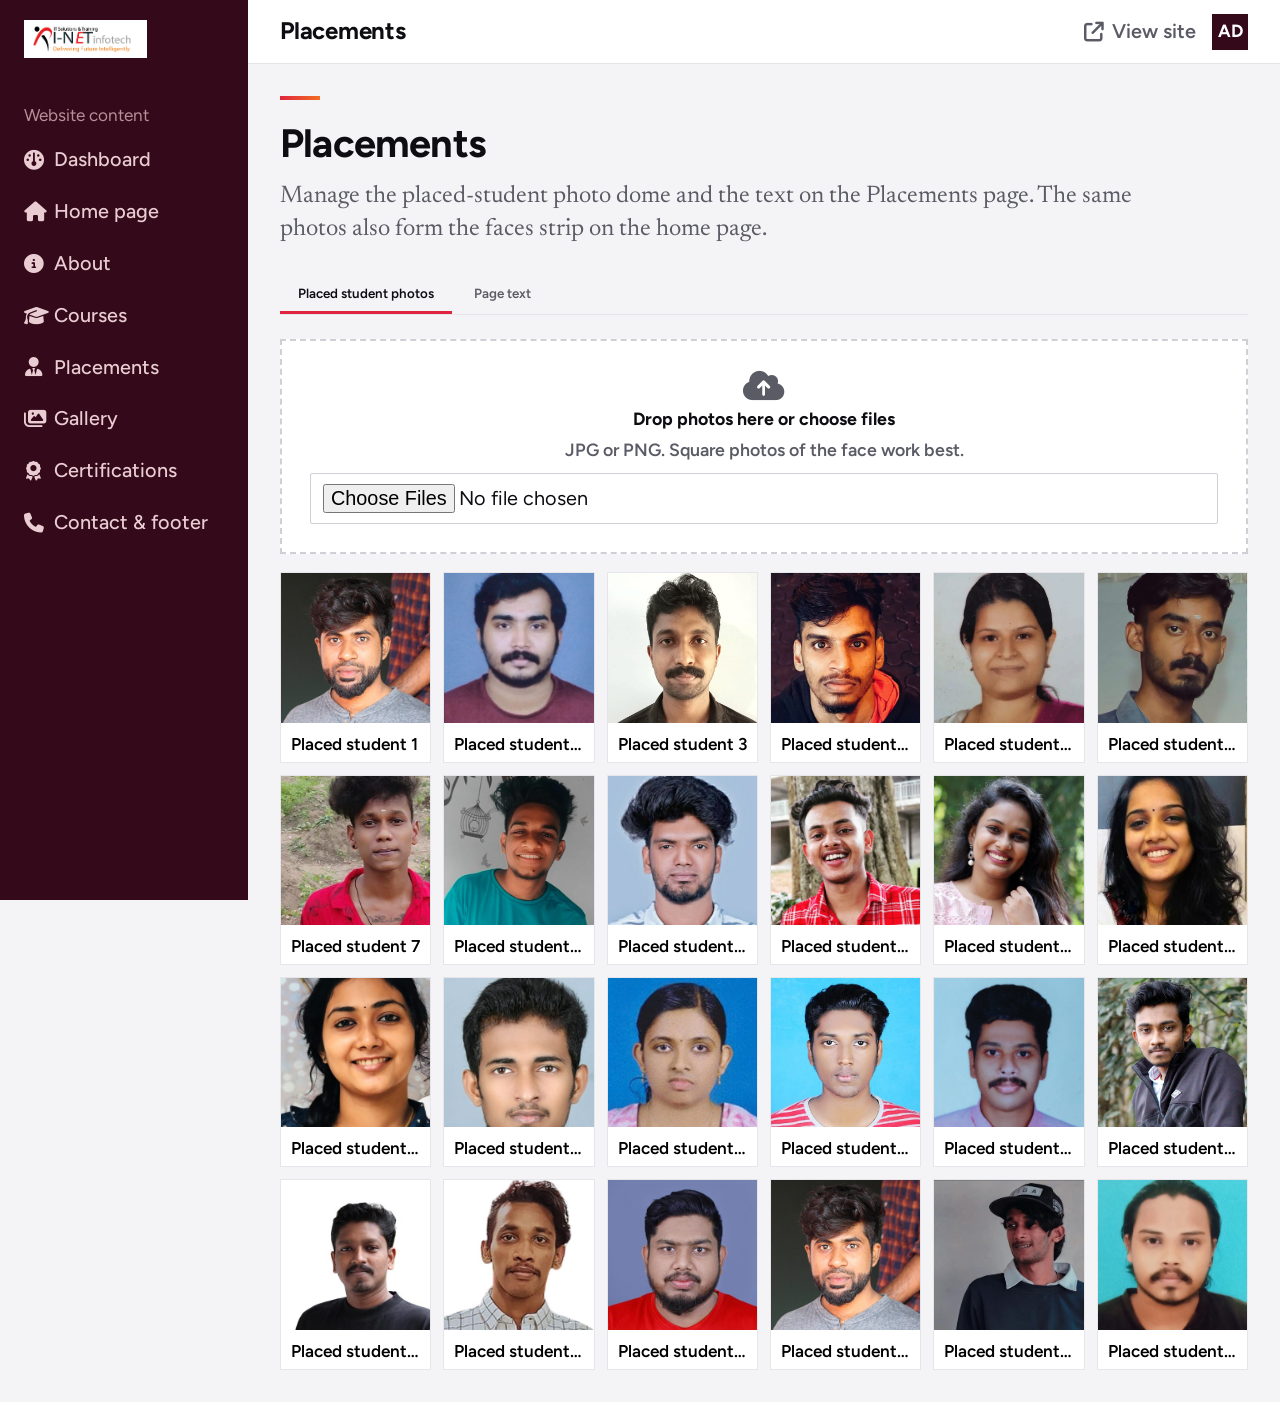
<file: admin/placements.html>
<!DOCTYPE html><html lang="en"><head><meta charset="utf-8"><meta name="viewport" content="width=device-width,initial-scale=1"><title>Placements | I-Net Admin</title><link rel="stylesheet" href="https://cdnjs.cloudflare.com/ajax/libs/font-awesome/6.5.1/css/all.min.css"><link rel="icon" href="../assets/logo2.png"><link rel="stylesheet" href="css/admin.css"></head><body data-page="placements.html" data-title="Placements"><aside id="side"></aside><div class="main"><header id="top"></header><main class="content">
<!-- API: GET/POST /api/placements/photos (multipart upload), PUT/DELETE /api/placements/photos/:id, GET/PUT /api/pcontent (hero + dome heading) -->
<div class="ph"><div><i class="dash"></i><h2>Placements</h2><p>Manage the placed-student photo dome and the text on the Placements page. The same photos also form the faces strip on the home page.</p></div></div>
<div class="tabs" role="tablist"><button class="on" data-t="photos" role="tab">Placed student photos</button><button data-t="content" role="tab">Page text</button></div>
<section id="photos"><label class="drop" id="drop"><i class="fa-solid fa-cloud-arrow-up" style="font-size:1.6rem"></i><b>Drop photos here or choose files</b><span>JPG or PNG. Square photos of the face work best.</span><input type="file" id="up" accept="image/*" multiple hidden></label><div class="tiles" id="tiles"></div></section>
<section id="content" hidden><div id="banner"></div>
<div class="panel"><h3>Photo dome heading</h3><div class="pb"><div class="g2"><label>Heading, first words<input data-b="dome.a"></label><label>Heading, highlighted word<input data-b="dome.b"></label></div><div class="g2"><label>Text under the heading<input data-b="dome.lead"></label><label>Small hint on the right<input data-b="dome.hint"></label></div></div></div>
<div class="savebar"><button class="btn" id="saveC">Save changes</button></div></section>
<aside class="dr sm" id="dr" aria-label="Photo details"><header><h3>Photo details</h3><button class="ib" data-close aria-label="Close"><i class="fa-solid fa-xmark"></i></button></header>
<div class="bd2"><form onsubmit="return false"><img id="big" alt="" style="width:100%;max-height:280px;object-fit:cover;margin-bottom:16px"><label>Student name<input id="f-name"></label><div class="g2"><label>Company<input id="f-company"></label><label>Role<input id="f-role"></label></div><label>Course<input id="f-course"></label><label class="sw"><input type="checkbox" id="f-show"> Show on the website</label></form></div>
<footer><button class="btn danger" id="del" type="button">Delete photo</button><span><button class="btn ghost" data-close type="button">Cancel</button> <button class="btn" id="save" type="button">Save</button></span></footer></aside>
</main></div><script src="js/seed.js"></script><script src="js/content.js"></script><script src="js/admin.js"></script>
<script>
let S=Store.get('students',null)||SEED.students.map((f,i)=>({id:'s'+i,img:f,name:'Placed student '+(i+1),company:'',role:'',course:'',show:true})),cur=null;
const P=load('pcontent');$('#banner').innerHTML=BANNER();bindB(P);
const draw=()=>$('#tiles').innerHTML=S.map(s=>`<button class="tile${s.show?'':' off'}" data-e="${s.id}"><img src="${asset(s.img)}" alt="${esc(s.name)}" loading="lazy">${s.show?'':'<b class="hid">Hidden</b>'}<span>${esc(s.name)}</span></button>`).join('')||'<p class="empty">No photos yet. Drop some above.</p>';
const add=async fs=>{for(const f of fs)S.push({id:'s'+Date.now()+Math.random().toString(36).slice(2,5),img:await readFile(f),name:f.name.replace(/\.[^.]+$/,''),company:'',role:'',course:'',show:true});Store.set('students',S);draw();toast(fs.length+' photo(s) added')};
$('#up').onchange=e=>add([...e.target.files]);const dz=$('#drop');
dz.ondragover=e=>{e.preventDefault();dz.classList.add('over')};dz.ondragleave=()=>dz.classList.remove('over');dz.ondrop=e=>{e.preventDefault();dz.classList.remove('over');add([...e.dataTransfer.files].filter(f=>f.type.startsWith('image/')))};
$('#tiles').onclick=e=>{const b=e.target.closest('[data-e]');if(!b)return;cur=S.find(s=>s.id===b.dataset.e);$('#big').src=asset(cur.img);for(const k of ['name','company','role','course'])$('#f-'+k).value=cur[k]||'';$('#f-show').checked=cur.show;openDr('dr')};
$('#save').onclick=()=>{for(const k of ['name','company','role','course'])cur[k]=$('#f-'+k).value.trim();cur.show=$('#f-show').checked;Store.set('students',S);draw();closeDr();toast('Photo saved')};
$('#del').onclick=()=>{if(confirm('Delete this photo? This cannot be undone.')){S=S.filter(s=>s!==cur);Store.set('students',S);draw();closeDr();toast('Photo deleted')}};
$$('.tabs button').forEach(b=>b.onclick=()=>{$$('.tabs button').forEach(x=>x.classList.toggle('on',x===b));$('#photos').hidden=b.dataset.t!=='photos';$('#content').hidden=b.dataset.t!=='content'});
$('#saveC').onclick=()=>{Store.set('pcontent',P);toast('Placement content saved')};draw();
</script></body></html>
</file>
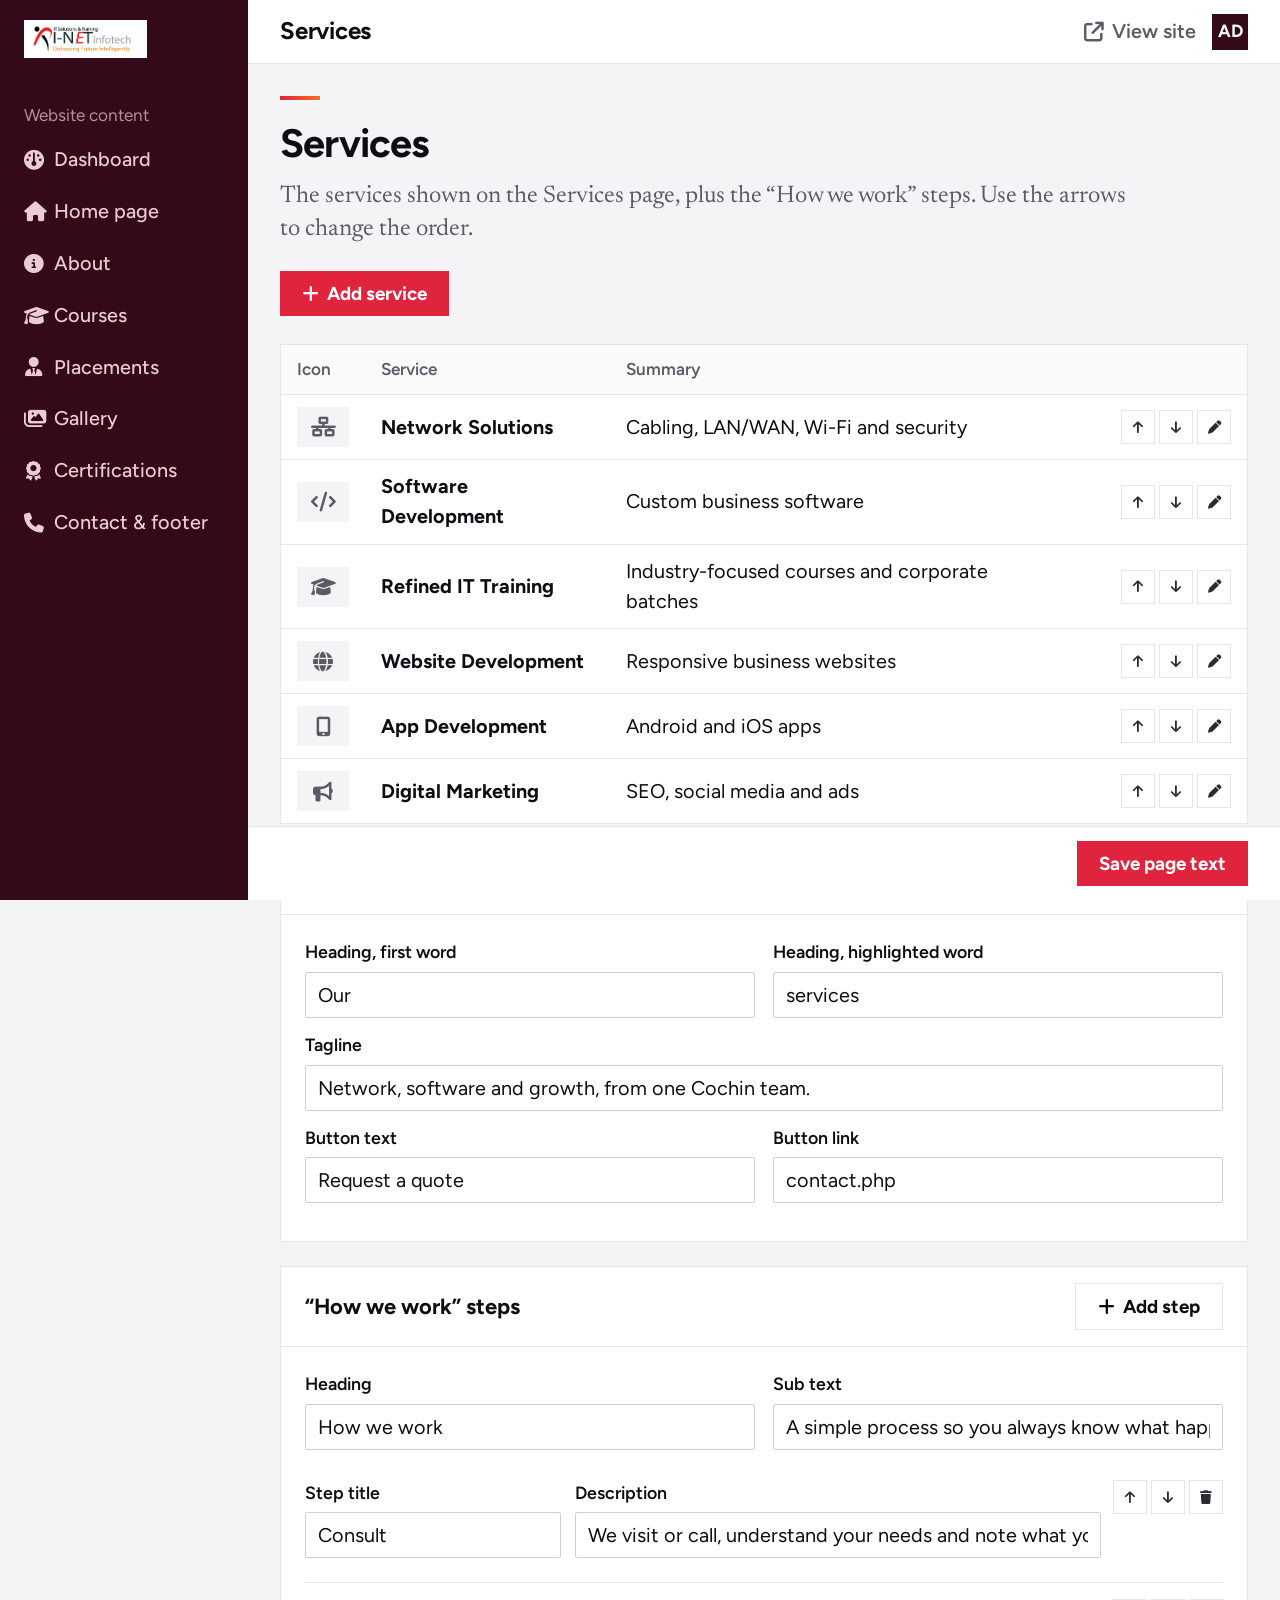
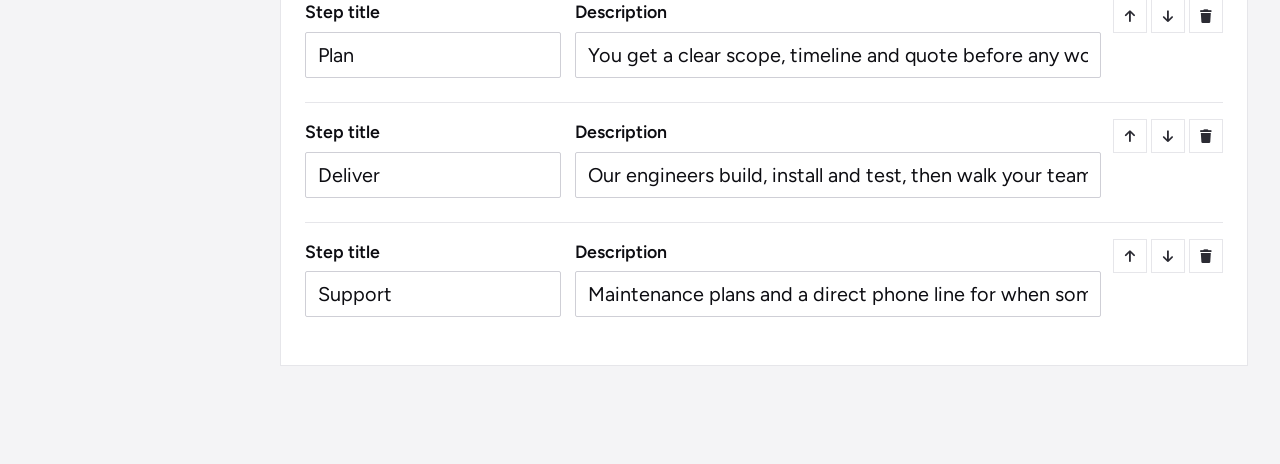
<file: admin/services.html>
<!DOCTYPE html><html lang="en"><head><meta charset="utf-8"><meta name="viewport" content="width=device-width,initial-scale=1"><title>Services | I-Net Admin</title><link rel="stylesheet" href="https://cdnjs.cloudflare.com/ajax/libs/font-awesome/6.5.1/css/all.min.css"><link rel="icon" href="../assets/logo2.png"><link rel="stylesheet" href="css/admin.css"></head><body data-page="services.html" data-title="Services"><aside id="side"></aside><div class="main"><header id="top"></header><main class="content">
<!-- API: GET /api/services | PUT /api/services. JSON: hero, how{title,p,steps[]}, list[] with id, icon, name, short, title, desc, pts[], fit, course, href. List order = tab order on the site. -->
<div class="ph"><div><i class="dash"></i><h2>Services</h2><p>The services shown on the Services page, plus the “How we work” steps. Use the arrows to change the order.</p></div><button class="btn" id="add"><i class="fa-solid fa-plus"></i>Add service</button></div>
<div class="panel tw"><table class="rt"><thead><tr><th>Icon</th><th>Service</th><th>Summary</th><th></th><th></th></tr></thead><tbody id="rows"></tbody></table></div>
<div id="banner"></div>
<div class="panel"><div class="phd"><span style="font-weight:700">“How we work” steps</span><button class="btn ghost" data-add="steps" type="button"><i class="fa-solid fa-plus"></i>Add step</button></div><div class="pb"><div class="g2"><label>Heading<input data-b="how.title"></label><label>Sub text<input data-b="how.p"></label></div><div id="steps"></div></div></div>
<div class="savebar"><button class="btn" id="saveP">Save page text</button></div>
<aside class="dr" id="dr" aria-label="Service form"><header><h3 id="dt">Add service</h3><button class="ib" data-close aria-label="Close"><i class="fa-solid fa-xmark"></i></button></header>
<div class="bd2"><form id="f" onsubmit="return false"><label>Service name <small>(tab title)</small><input id="f-name" required></label>
<div class="g2"><label>Icon <small>(Font Awesome class)</small><input id="f-icon" placeholder="fa-solid fa-code"></label><label>Short summary <small>(under the tab title)</small><input id="f-short"></label></div>
<label>Panel heading<input id="f-title"></label><label>Intro<textarea id="f-desc" rows="3"></textarea></label>
<label>What is included <small>(one point per line)</small><textarea id="f-pts" rows="6"></textarea></label>
<label>“Best for” line <small>(start with “Best for”)</small><input id="f-fit"></label>
<div class="g2"><label>Link text<input id="f-course" placeholder="e.g. Cisco and Red Hat training"></label><label>Link address <small>(empty opens Courses)</small><input id="f-href" placeholder="courses.html"></label></div></form>
<div class="pv"><p>Preview of the panel</p><div class="gc" id="pv" style="padding:18px"></div></div></div>
<footer><button class="btn danger" id="del" type="button">Delete</button><span><button class="btn ghost" data-close type="button">Cancel</button> <button class="btn" id="save" type="button">Save service</button></span></footer></aside>
</main></div><script src="js/seed.js"></script><script src="js/content.js"></script><script src="js/admin.js"></script>
<script>
const S=load('services');let L=S.list,cur=null;$('#banner').innerHTML=BANNER();bindB(S);rep('steps',S.how.steps,[{k:'t',l:'Step title',w:'w2'},{k:'d',l:'Description',w:'w4'}],{t:'',d:''});
const slug=t=>t.toLowerCase().replace(/[^a-z0-9]+/g,'-').replace(/^-|-$/g,'');
const draw=()=>{$('#rows').innerHTML=L.map((c,i)=>`<tr><td class="c-img"><span class="th"><i class="${esc(c.icon)}"></i></span></td><td class="c-main"><b>${esc(c.name)}</b></td><td class="c-cat">${esc(c.short)}</td><td class="c-st"></td><td class="act"><span class="ord"><button class="ib" data-m="-1" data-i="${i}" aria-label="Move ${esc(c.name)} up"${i===0?' disabled':''}><i class="fa-solid fa-arrow-up"></i></button><button class="ib" data-m="1" data-i="${i}" aria-label="Move ${esc(c.name)} down"${i===L.length-1?' disabled':''}><i class="fa-solid fa-arrow-down"></i></button><button class="ib" data-e="${i}" aria-label="Edit ${esc(c.name)}"><i class="fa-solid fa-pen"></i></button></span></td></tr>`).join('')||'<tr><td colspan="5" class="empty">No services yet. Add the first one.</td></tr>'};
const pv=()=>{const v=k=>$('#f-'+k).value;$('#pv').innerHTML=`<i class="dash" style="margin:0 0 12px"></i><small style="padding:0"><i class="${esc(v('icon'))}"></i> ${esc(v('name'))}</small><h4 style="padding:0;margin:6px 0">${esc(v('title'))||'Panel heading'}</h4><p style="padding:0">${esc(v('desc'))}</p><p style="padding:6px 0 0">${v('pts').split('\n').filter(Boolean).map(x=>'• '+esc(x)).join('<br>')}</p><p style="padding:6px 0 0"><b>${esc(v('fit'))}</b></p>`};
const open=i=>{cur=i;const d=i==null?{icon:'fa-solid fa-gear',pts:[]}:L[i];$('#dt').textContent=i==null?'Add service':'Edit service';$('#del').style.display=i==null?'none':'';
for(const k of ['name','icon','short','title','desc','fit','course','href'])$('#f-'+k).value=d[k]||'';$('#f-pts').value=(d.pts||[]).join('\n');pv();openDr('dr')};
$('#add').onclick=()=>open(null);$('#f').oninput=pv;
$('#rows').onclick=e=>{const b=e.target.closest('button');if(!b||b.disabled)return;if(b.dataset.e!=null)return open(+b.dataset.e);const i=+b.dataset.i,j=i+ +b.dataset.m;[L[i],L[j]]=[L[j],L[i]];Store.set('services',S);draw();toast('Order saved')};
$('#save').onclick=()=>{const v=k=>$('#f-'+k).value.trim();if(!v('name')){$('#f-name').focus();return toast('Enter a service name first')}
const d={id:cur!=null?L[cur].id:(slug(v('name'))||'s'+Date.now()),icon:v('icon')||'fa-solid fa-gear',name:v('name'),short:v('short'),title:v('title'),desc:v('desc'),pts:v('pts').split('\n').map(x=>x.trim()).filter(Boolean),fit:v('fit'),course:v('course'),href:v('href')};
cur!=null?L[cur]=d:L.push(d);Store.set('services',S);draw();closeDr();toast('Service saved')};
$('#del').onclick=()=>{if(cur!=null&&confirm('Delete "'+L[cur].name+'"? This cannot be undone.')){L.splice(cur,1);Store.set('services',S);draw();closeDr();toast('Service deleted')}};
$('#saveP').onclick=()=>{Store.set('services',S);toast('Services page saved')};
draw();
</script></body></html>
</file>
<file: css/style.css>
@import url('https://fonts.googleapis.com/css2?family=Figtree:wght@400;500;600;700;800&family=Newsreader:opsz,wght@6..72,400;6..72,500&display=swap');
:root{--bg:#fff;--ink:#0d0d12;--body:#2b2b33;--mut:#5b5b66;--line:#e6e6ea;--cc:#f4f4f6;--red:#e0243d;--org:#f26f21;--sub:#8f1226;--grad:linear-gradient(90deg,#e0243d,#f26f21);--foot:#34091a;--foot2:#e9cdd3;--hh:64px;--e:cubic-bezier(.2,.7,.2,1);--sans:'Figtree',system-ui,sans-serif;--serif:'Newsreader',Georgia,serif}
*,*::before,*::after{box-sizing:border-box;margin:0;padding:0}
html{scroll-behavior:smooth}
body{font:400 1rem/1.6 var(--sans);background:var(--bg);color:var(--ink);-webkit-font-smoothing:antialiased;overflow-x:clip}
img{max-width:100%;display:block}a{color:inherit;text-decoration:none}ul{list-style:none}button{font-family:inherit;cursor:pointer}
::selection{background:var(--red);color:#fff}
:focus-visible{outline:2px solid var(--red);outline-offset:3px}
.w{width:min(1200px,100% - 64px);margin:auto;position:relative}
h1,h2,h3{font-weight:700;line-height:1.1;letter-spacing:-.02em}
h2{font-size:clamp(2rem,4.2vw,3.4rem)}h3{font-size:1.5rem}
p{color:var(--mut)}
.lead{font:400 clamp(1.3rem,2.2vw,1.8rem)/1.4 var(--serif);color:var(--ink);max-width:34em}
.sec{padding:clamp(64px,9vw,120px) 0}
.sec:not(.cta)+.sec:not(.cta){padding-top:0}
.dash{display:block;width:40px;height:4px;background:var(--grad);margin-bottom:22px}
.al{display:inline-flex;align-items:center;gap:14px;font-weight:700;color:var(--ink)}
.al::after{content:"\203A";display:grid;place-items:center;width:22px;height:22px;background:var(--red);color:#fff;font-size:19px;line-height:1;padding-bottom:2px;transition:transform .35s var(--e),background .3s}
.al:hover::after{transform:translateX(5px);background:var(--org)}
.btn{display:inline-block;padding:15px 34px;background:var(--red);color:#fff;font:700 .95rem var(--sans);border:0;transition:background .3s,transform .3s var(--e)}
.btn:hover{background:var(--org);transform:translateY(-2px)}
/* header (white, shows the coloured logo.png in place of logo-light.png) */
header{position:sticky;top:0;z-index:60;height:var(--hh);background:rgba(255,255,255,.95);backdrop-filter:blur(12px);border-bottom:1px solid var(--line)}
.nav{height:100%;display:grid;grid-template-columns:1fr auto 1fr;align-items:center}
.nav>a:first-child img{height:46px;width:auto}
header img[src*="logo-light"]{width:173px;height:54px;background:url(../assets/logo.png) left center/contain no-repeat;object-fit:none;object-position:300% 0}
.nav ul{display:flex;gap:6px}
.nav ul a{position:relative;display:block;padding:10px 18px;font-weight:500;font-size:.98rem;color:var(--body);transition:color .3s}
.nav ul a:hover,.nav ul a.on{color:var(--ink)}
.nav ul a::after{content:"";position:absolute;left:18px;right:18px;bottom:2px;height:3px;background:var(--grad);transform:scaleX(0);transform-origin:left;transition:transform .4s var(--e)}
.nav ul a:hover::after,.nav ul a.on::after{transform:scaleX(1)}
.nav .btn{justify-self:end;padding:12px 26px}
.tg{display:none;justify-self:end;width:44px;height:44px;background:none;border:0;position:relative}
.tg span{position:absolute;left:10px;right:10px;height:2px;background:var(--ink)}.tg span:first-child{top:16px}.tg span:last-child{top:26px}
/* hero */
.hero{position:relative;isolation:isolate;overflow:hidden;background:var(--bg)}
#wave{position:absolute;inset:0;width:100%;height:100%;z-index:-1}
.hero::after{content:"";position:absolute;inset:auto 0 0 0;height:30%;background:linear-gradient(transparent,var(--bg));z-index:-1}
.hg{display:grid;grid-template-columns:minmax(0,1fr) minmax(260px,340px);gap:56px;align-items:center;min-height:calc(100svh - var(--hh) - 120px);padding:72px 0 96px}
.hero.s .hg{min-height:min(56vh,480px);align-items:end;padding:80px 0 72px}
.disp{font-size:clamp(2.7rem,6.6vw,5.6rem);line-height:.95;font-weight:800;letter-spacing:-.035em;color:var(--ink)}
.disp.u{text-transform:uppercase}
.disp span{display:block}.disp .l2{padding-left:.5em;background:var(--grad);-webkit-background-clip:text;background-clip:text;color:transparent}
.side h2{font-size:1.5rem;letter-spacing:-.01em;margin-bottom:16px}
.side p{color:var(--body);margin-bottom:26px}
.pause{position:absolute;left:max(32px,calc(50% - 600px));bottom:32px;width:28px;height:28px;background:none;border:0;display:grid;place-items:center}
.pause::before{content:"";width:14px;height:16px;border-left:5px solid var(--ink);border-right:5px solid var(--ink)}
.pause.p::before{width:0;height:0;border:0;border-left:13px solid var(--ink);border-top:8px solid transparent;border-bottom:8px solid transparent}
.in{opacity:0;transform:translateY(24px);animation:up 1s var(--e) forwards}
.in.l2,.side.in{animation-delay:.2s}.l1.in{animation-delay:.05s}.side.in{animation-delay:.4s}
@keyframes up{to{opacity:1;transform:none}}
/* sub bar */
.sub{position:sticky;top:var(--hh);z-index:50;background:var(--sub);color:#fff}
.sub .w{display:flex;align-items:center;gap:8px;overflow-x:auto;scrollbar-width:none}
.sub strong{padding:18px 40px 18px 0;white-space:nowrap;color:#fff}
.sub button{background:none;border:0;color:#fff;font:500 .95rem var(--sans);padding:18px 22px;white-space:nowrap;transition:background .3s}
.sub button:hover{background:rgba(255,255,255,.12)}.sub button.on{background:#c2182f}
/* tall cards */
.tg4{display:grid;grid-template-columns:repeat(4,1fr);gap:24px}
.tc{position:relative;display:block;min-height:430px;padding:24px;overflow:hidden;background:var(--cc);color:var(--ink);border:1px solid var(--line);transition:transform .5s var(--e),box-shadow .5s var(--e)}
.tc.d{background:#14040a;color:#fff;border-color:#14040a}.tc.w2{background:#fff}
.tc small,.gt small{font-weight:700;font-size:.85rem;text-transform:uppercase;letter-spacing:.01em}
.tc h3{margin-top:20px;font-size:1.4rem;font-weight:500;letter-spacing:-.01em;max-width:11em}
.art{position:absolute;left:0;right:0;bottom:0;height:52%}
.ex{position:absolute;inset:0;padding:24px;background:#fff;color:var(--ink);display:flex;flex-direction:column;opacity:0;transition:opacity .45s var(--e)}
.ex p{color:var(--body);margin-top:18px;font-size:1.05rem}.ex b{margin-top:auto;display:flex;justify-content:space-between;font-size:1.1rem}
.tc:hover,.tc:focus-visible{transform:scale(1.04);z-index:3;box-shadow:0 30px 50px -28px rgba(13,13,18,.45)}.tc:hover .ex,.tc:focus-visible .ex{opacity:1}
.a1{background:radial-gradient(ellipse 75% 65% at 35% 80%,#ff6a78 0,#c01a35 45%,transparent 72%),linear-gradient(160deg,#2a0610,#7a0f26)}
.a2{background:repeating-conic-gradient(from 0deg at 50% 58%,#0b0003 0 9deg,#e0243d 9deg 18deg,#ffb27a 18deg 21deg)}
.a3{background:repeating-linear-gradient(100deg,transparent 0 10px,rgba(255,170,110,.6) 10px 12px),linear-gradient(180deg,#0e0614,#5a1230 55%,#f26f21)}
.a4{background:radial-gradient(circle,rgba(255,200,150,.9) 0 2px,transparent 2.5px) 0 0/20px 20px,linear-gradient(180deg,#1b0a10,#9c1428)}
/* stats */
.stats{display:grid;grid-template-columns:repeat(4,1fr);gap:24px}
.stats div{border-top:1px solid var(--ink);padding-top:24px}
.stats b{display:block;font-size:clamp(2.6rem,5vw,4.2rem);font-weight:800;letter-spacing:-.04em;line-height:1;color:var(--ink)}
.stats span{display:block;margin-top:10px;color:var(--mut)}
/* columns */
.cols3{display:grid;grid-template-columns:repeat(3,1fr);gap:48px;margin-top:64px}
.cols4{grid-template-columns:repeat(4,1fr);gap:32px}
.cols3 h3{margin-bottom:14px;font-size:1.6rem}.cols3 p{color:var(--body)}
.num{display:block;font:800 .95rem var(--sans);color:var(--red);margin-bottom:10px}
.split{display:grid;grid-template-columns:1fr 1fr;gap:64px;align-items:start}
.split p+p{margin-top:18px}
/* grey cards */
.gcs{display:grid;grid-template-columns:repeat(3,1fr);gap:24px}
.gc{display:flex;flex-direction:column;min-height:330px;padding:24px 24px 28px;background:var(--cc);border:1px solid var(--line);transition:background .4s,transform .5s var(--e),box-shadow .5s var(--e)}
.gc .dash{width:32px;transition:width .5s var(--e)}
.gc:hover{background:#fff;transform:translateY(-4px);box-shadow:0 26px 44px -30px rgba(13,13,18,.4)}.gc:hover .dash{width:72px}
.gc small{font-weight:700;font-size:.85rem;text-transform:uppercase;color:var(--red)}
.gc h3{font-size:1.9rem;margin:12px 0 14px;font-weight:600;color:var(--ink)}.gc p{color:var(--body);flex:1}
.gc .al{margin-top:28px}.gc .meta{margin-top:18px;color:var(--mut);font-size:.9rem}
.gc.h{display:none}
/* carousel */
.car{overflow:hidden;margin-top:56px}
.track{display:flex;transition:transform .7s var(--e)}
.slide{flex:0 0 50%;padding-right:64px}
.slide .q{font:400 1.45rem/1.4 var(--serif);color:var(--ink);margin-bottom:22px}
.slide strong{display:block;color:var(--ink)}.slide span{color:var(--mut);font-size:.92rem}
.cb{display:flex;justify-content:flex-end;gap:6px;margin-top:40px}
.cb button{width:48px;height:48px;background:var(--cc);border:1px solid var(--line);color:var(--ink);font-size:1.4rem;transition:background .3s,color .3s}
.cb button:hover:not(:disabled){background:var(--red);border-color:var(--red);color:#fff}.cb button:disabled{opacity:.35;cursor:default}
/* gallery */
.gal{display:grid;grid-template-columns:repeat(4,1fr);gap:24px}
.gt{position:relative;min-height:400px;padding:24px;overflow:hidden;color:#fff;transition:transform .6s var(--e),box-shadow .6s var(--e)}
.gt:hover{transform:translateY(-6px);box-shadow:0 30px 50px -30px rgba(13,13,18,.5)}
.gt::after{content:"";position:absolute;inset:0;background:linear-gradient(rgba(0,0,0,.55),transparent 55%)}
.gt>*{position:relative;z-index:1}.gt h3{margin-top:14px;font-size:1.3rem;font-weight:500}
.gt:nth-child(1),.gt:nth-child(6){grid-column:span 2}
/* form */
form{display:grid;gap:22px}
label{display:grid;gap:8px;font-weight:600;font-size:.92rem;color:var(--ink)}
input,select,textarea{width:100%;font:400 1rem var(--sans);color:var(--ink);background:var(--cc);border:0;border-bottom:2px solid #c9c9d2;padding:15px 16px;outline:0;transition:border-color .3s,background .3s}
input::placeholder,textarea::placeholder{color:#8a8a95}
select option{color:#000}
input:focus,select:focus,textarea:focus{border-color:var(--red);background:#fff}
textarea{min-height:130px;resize:vertical}
form .btn{justify-self:start}
.ok{display:none;padding:16px 18px;background:#e7f6ee;border-left:4px solid #2fbf71;color:#17663a;font-weight:600}
.info div{padding:24px 0;border-top:1px solid var(--line)}.info b{display:block;font-size:1.2rem;margin-bottom:2px;color:var(--ink)}.info span{color:var(--mut)}
.info a{color:var(--red);font-weight:600}
/* cta + footer */
.cta{border-top:1px solid var(--line)}.cta h2{max-width:14em;margin-bottom:28px}
footer{position:relative;padding:72px 0 28px;background:linear-gradient(180deg,#42102a 0,var(--foot) 55%,#250612 100%);color:var(--foot2)}
footer::before{content:"";position:absolute;left:0;right:0;top:0;height:4px;background:var(--grad)}
.fg{display:grid;grid-template-columns:1.4fr 1fr 1.1fr 1.3fr;gap:40px}
footer img{height:54px;width:auto;margin-bottom:18px}
footer p{color:var(--foot2)}
footer h3{font-size:1.05rem;margin-bottom:18px;color:#fff;padding-bottom:12px;position:relative}
footer h3::after{content:"";position:absolute;left:0;bottom:0;width:36px;height:3px;background:var(--grad)}
footer ul{display:grid;gap:10px;color:var(--foot2)}footer a{transition:color .3s,padding-left .3s}footer a:hover{color:#fff}
footer ul a:hover{padding-left:6px}
footer address{font-style:normal;color:var(--foot2);line-height:1.7}footer address b{color:#fff}
.map{margin-top:16px;border:0;width:100%;height:150px;filter:saturate(.85)}
.cp{margin-top:56px;padding-top:22px;border-top:1px solid rgba(255,255,255,.14);font-size:.85rem;color:#c9a5ae;display:flex;justify-content:space-between;gap:12px;flex-wrap:wrap}

/* ===== added content styles ===== */
.tick{background:var(--red);color:#fff;overflow:hidden;white-space:nowrap;font-weight:700;font-size:.95rem}
.tk{display:inline-flex;animation:tk 28s linear infinite}
.tk span{padding:10px 40px;color:#fff}.tk span::before{content:"\2605";margin-right:14px;color:#ffd9b8}
@keyframes tk{to{transform:translateX(-50%)}}
.badge{display:inline-block;padding:8px 18px;border-radius:99px;background:rgba(224,36,61,.08);border:1px solid rgba(224,36,61,.4);color:var(--sub);font-weight:700;font-size:.88rem;margin-bottom:22px}
.disp.m{font-size:clamp(2.2rem,5.2vw,4.4rem)}
.phones{margin-top:26px;display:flex;flex-wrap:wrap;gap:10px 26px;font-weight:700}
.phones a{color:var(--ink);border-bottom:2px solid var(--red)}
.hero .intro{max-width:36em;margin-top:22px;color:var(--body);font-size:1.05rem}
.hero .intro+.phones{margin-top:20px}
.pts{display:grid;grid-template-columns:repeat(5,1fr);gap:20px;margin-top:48px}
.pt{display:flex;flex-direction:column;justify-content:center;align-items:center;text-align:center;gap:6px;min-height:150px;padding:20px 14px;border:1px solid var(--line);background:#fff;transition:border-color .3s,transform .4s var(--e),box-shadow .4s var(--e)}
.pt:hover{border-color:var(--red);transform:translateY(-4px);box-shadow:0 22px 40px -28px rgba(13,13,18,.4)}
.pt b{font-size:1.1rem;color:var(--ink)}.pt span{font-size:.82rem;color:var(--mut)}
.pt i{font-style:normal;font-size:1.8rem;color:var(--org)}
.mvg{display:grid;grid-template-columns:1fr;gap:20px}
.mv{padding:26px 26px 26px 30px;background:#fff;border:1px solid var(--line);border-left:5px solid var(--red);box-shadow:0 18px 36px -30px rgba(13,13,18,.35)}
.mv h3{margin:6px 0 10px;font-size:1.5rem;color:var(--ink)}.mv p{color:var(--body)}
.ic{font-size:1.7rem;color:var(--org)}
.join{display:grid;grid-template-columns:1.2fr 1fr;gap:64px;align-items:start}
.join .txt p{color:var(--body);text-align:justify;text-justify:inter-word;hyphens:auto;-webkit-hyphens:auto}.join .txt p+p{margin-top:18px}
.band{background:linear-gradient(90deg,#c2182f,#f26f21);padding:34px 0;color:#fff}
.band .w{display:flex;justify-content:space-between;align-items:center;gap:24px;flex-wrap:wrap}
.band h2{font-size:clamp(1.4rem,3vw,2rem);font-weight:600;color:#fff}
.band .btn{background:transparent;border:2px solid #fff}.band .btn:hover{background:#fff;color:#c2182f}
.feat{display:grid;grid-template-columns:repeat(3,1fr);gap:24px;margin-top:56px}
.feat div{padding:28px;background:var(--cc);border:1px solid var(--line);border-top:3px solid var(--red)}
.feat h3{font-size:1.25rem;margin:8px 0 10px;color:var(--ink)}.feat p{color:var(--body);font-size:.98rem}
.faq{margin-top:48px;display:grid;gap:12px;max-width:900px}
.faq details{background:var(--cc);padding:0 22px;border:1px solid var(--line);border-left:4px solid var(--red)}
.faq summary{cursor:pointer;list-style:none;padding:20px 0;font-weight:700;font-size:1.08rem;color:var(--ink);display:flex;justify-content:space-between;gap:16px}
.faq summary::-webkit-details-marker{display:none}.faq summary::after{content:"+";color:var(--red);font-size:1.5rem;line-height:1}
.faq details[open] summary::after{content:"\2212"}.faq p{padding:0 0 20px;color:var(--body)}
.cert{display:grid;grid-template-columns:repeat(3,1fr);gap:24px}
.cc{display:flex;flex-direction:column;background:var(--cc);border:1px solid var(--line);border-top:3px solid var(--red);transition:transform .5s var(--e),background .4s,box-shadow .5s var(--e)}
.cc:hover{transform:translateY(-4px);background:#fff;box-shadow:0 26px 44px -30px rgba(13,13,18,.4)}
.cc .lg{display:grid;place-items:center;min-height:170px;padding:24px;background:#fff;color:var(--ink);text-align:center;font-weight:800;font-size:1.6rem;letter-spacing:-.02em;border-bottom:1px solid var(--line)}
.cc .lg small{display:block;font-size:.8rem;font-weight:600;color:var(--mut);letter-spacing:0;margin-top:4px}
.cc .bd{padding:24px;display:flex;flex-direction:column;flex:1}.cc h3{font-size:1.35rem;margin-bottom:10px;color:var(--ink)}.cc p{color:var(--body);flex:1}
.cc .al{margin-top:20px}
.lv{display:flex;flex-wrap:wrap;gap:8px;margin-top:14px}.lv span{padding:5px 12px;background:#fff;border:1px solid var(--line);font-size:.82rem;color:var(--sub);font-weight:600}
.wa{position:fixed;right:18px;bottom:18px;z-index:80;width:56px;height:56px;border-radius:50%;background:#25d366;display:grid;place-items:center;box-shadow:0 8px 24px rgba(0,0,0,.3);transition:transform .3s var(--e)}
.wa:hover{transform:scale(1.08)}.wa svg{width:30px;height:30px;fill:#fff}
.mapbox{margin-top:32px;border:0;width:100%;height:340px}

/* responsive */
@media(max-width:1000px){
.tg4,.gal{grid-template-columns:1fr 1fr}.gcs{grid-template-columns:1fr 1fr}.stats{grid-template-columns:1fr 1fr}.cols4{grid-template-columns:1fr 1fr}
.hg{grid-template-columns:1fr;gap:36px;min-height:0}.split,.fg{grid-template-columns:1fr}.cols3{grid-template-columns:1fr;gap:36px}.gt:nth-child(1),.gt:nth-child(6){grid-column:auto}
.nav{grid-template-columns:1fr auto}.nav .btn{display:none}.tg{display:block}
.nav ul{position:absolute;top:var(--hh);left:0;right:0;flex-direction:column;background:#fff;padding:8px 32px 24px;border-bottom:1px solid var(--line);display:none}
.nav ul.open{display:flex}.nav ul a{padding:16px 0;font-size:1.15rem;border-bottom:1px solid var(--line)}.nav ul a::after{display:none}
.slide{flex-basis:100%;padding-right:24px}
}
@media(max-width:620px){.w{width:calc(100% - 40px)}.tg4,.gal,.gcs{grid-template-columns:1fr}.tc{min-height:400px}.disp .l2{padding-left:0}.pause{left:20px}.cols4{grid-template-columns:1fr}}
@media(prefers-reduced-motion:reduce){*{animation:none!important;transition-duration:.01ms!important}.in{opacity:1;transform:none}}

/* ===== extra responsive ===== */
@media(max-width:1180px){
.nav{grid-template-columns:1fr auto}.nav .btn{display:none}.tg{display:block}
.nav ul{position:absolute;top:var(--hh);left:0;right:0;flex-direction:column;background:#fff;padding:8px 32px 24px;border-bottom:1px solid var(--line);display:none;max-height:calc(100svh - var(--hh));overflow:auto}
.nav ul.open{display:flex}.nav ul a{padding:16px 0;font-size:1.15rem;border-bottom:1px solid var(--line)}.nav ul a::after{display:none}
}
@media(max-width:1000px){
.fg{grid-template-columns:1fr 1fr}.pts{grid-template-columns:repeat(3,1fr)}.cert,.feat{grid-template-columns:1fr 1fr}.join{grid-template-columns:1fr;gap:36px}
}
@media(max-width:620px){
.fg,.cert,.feat{grid-template-columns:1fr}.pts{grid-template-columns:1fr 1fr}.pt{min-height:120px}
.stats{grid-template-columns:1fr 1fr;gap:18px}.stats b{font-size:2.4rem}
.hg{padding:48px 0 72px}.hero.s .hg{padding:56px 0 48px;min-height:0}
.sec{padding:56px 0}.band .w{flex-direction:column;align-items:flex-start}
.slide{padding-right:0}.slide .q{font-size:1.25rem}
.cp{flex-direction:column}.mapbox{height:260px}.tk span{padding:9px 28px}
.btn{padding:14px 26px}.wa{right:14px;bottom:14px;width:52px;height:52px}
.gc{min-height:0}.gc h3{font-size:1.6rem}
.nav ul{padding:8px 20px 24px}
}
@media(max-width:380px){.pts{grid-template-columns:1fr}.stats{grid-template-columns:1fr}}
img,iframe,video{max-width:100%}
/* =====================================================================
   BALANCED + JUSTIFIED LAYER  (spacing, type scale, text alignment)
   ===================================================================== */
.w{width:min(1200px,100% - 56px)}
h2{font-size:clamp(1.8rem,3.6vw,2.9rem)}h3{font-size:1.35rem}
.lead{font-size:clamp(1.15rem,1.9vw,1.55rem);line-height:1.5;max-width:42em}
.sec{padding:clamp(52px,7vw,96px) 0}
.sec[style*="padding-top"]{padding-top:0!important}
.dash{margin-bottom:20px;height:4px}
.btn{padding:14px 32px}
.nav ul a{padding:10px 16px;font-size:.98rem}.nav ul a::after{left:16px;right:16px}
.nav .btn{padding:12px 26px}
/* justified text */
p,.lead,.q,.faq p,.intro,footer address{text-align:justify;text-justify:inter-word;hyphens:auto;-webkit-hyphens:auto;overflow-wrap:break-word}
.pt span,.pt b,.cc .lg small,.ok{text-align:center}
/* hero */
.hg{min-height:0;padding:64px 0 84px;gap:56px}
.hero.s .hg{min-height:0;padding:72px 0 64px;align-items:center}
.disp{font-size:clamp(2.4rem,5.8vw,4.8rem)}.disp.m{font-size:clamp(2.1rem,4.8vw,3.8rem)}
.badge{margin-bottom:20px;padding:8px 16px;font-size:.88rem}
.hero .intro{margin-top:20px;font-size:1.05rem}.phones{margin-top:22px}
.side h2{font-size:1.45rem;margin-bottom:14px}.side p{margin-bottom:22px}
.pause{bottom:14px}
/* cards: media + grids */
.gcs,.cert,.feat{gap:24px}
.gc{min-height:0;padding:0 24px 28px;overflow:hidden}
.gc .ph{margin:0 -24px 22px;height:200px;overflow:hidden;background:#fff;border-bottom:1px solid var(--line)}
.gc .ph img{width:100%;height:100%;object-fit:cover}
.gc .ph.lg img{object-fit:contain;padding:18px}
.gc .ph.ico{display:grid;place-items:center;background:linear-gradient(135deg,#fff1f2,#fff6ee);color:var(--red);font-size:3rem}
.gc h3{font-size:1.55rem;margin:10px 0 12px}.gc .al{margin-top:24px}.gc .meta{margin-top:16px}
.gc small,.gc h3{text-align:left}
.cols3{margin-top:44px;gap:40px}.cols4{gap:28px}.cols3 h3{font-size:1.45rem;margin-bottom:12px}
.feat{margin-top:40px}.feat div{padding:28px}.feat h3{font-size:1.2rem}
.stats{gap:24px}.stats div{padding-top:22px}.stats b{font-size:clamp(2.4rem,4.6vw,3.8rem)}
.pts{margin-top:36px;gap:18px}.pt{min-height:150px;padding:20px 12px}.pt img{height:56px;width:auto;max-width:100%;object-fit:contain}
.split,.join{gap:56px}.mvg{gap:18px}.mv{padding:24px 24px 24px 28px}.mv h3{font-size:1.4rem;margin:6px 0 8px}
.cc .lg{min-height:150px;padding:20px;font-size:1.5rem}.cc .lg img{max-height:90px;width:auto;margin:0 auto 6px;object-fit:contain}
.cc .bd{padding:24px}.cc h3{font-size:1.35rem;margin-bottom:10px}
.faq{margin-top:36px;gap:12px;max-width:none}.faq summary{padding:19px 0;font-size:1.05rem}.faq p{padding-bottom:20px}
.band{padding:32px 0}
.cta h2{margin-bottom:22px;max-width:none}.cta .lead{margin-bottom:28px!important}
.sub strong{padding:17px 32px 17px 0}.sub button{padding:17px 20px}
.slide .q{font-size:1.4rem;margin-bottom:18px}.slide{padding-right:56px}.car{margin-top:40px}.cb{margin-top:28px}.cb button{width:46px;height:46px}
form{gap:20px}input,select,textarea{padding:14px 16px}textarea{min-height:120px}
.info div{padding:22px 0}.mapbox{height:320px;margin-top:32px}
/* dark showcase sections */
.showcase__stage{height:clamp(340px,54vw,520px);margin-top:32px}
.wall-sec__stage{height:clamp(340px,56vw,580px);margin-top:20px}
.dome-sec{padding-top:clamp(52px,7vw,96px)}
.dome-sec__stage{height:min(90vh,760px);min-height:480px;margin-top:28px}
.dome-sec + .sec{padding-top:clamp(52px,7vw,96px)!important}
/* footer */
footer{padding:64px 0 24px}.fg{gap:36px}footer img{height:50px;margin-bottom:16px}
footer h3{margin-bottom:16px;padding-bottom:12px;font-size:1.05rem}footer ul{gap:10px}.map{height:140px;margin-top:14px}.cp{margin-top:44px;padding-top:20px}
footer p,footer li,footer address{font-size:.97rem}
.wa{width:50px;height:50px}
@media(max-width:1000px){
.gcs,.cert,.feat{grid-template-columns:1fr 1fr}.pts{grid-template-columns:repeat(3,1fr)}.cols4{grid-template-columns:1fr 1fr}.stats{grid-template-columns:1fr 1fr}
.hg{gap:32px;padding:48px 0 64px}.hero.s .hg{padding:52px 0 44px}.join,.split{gap:40px}
.dome-sec__stage{height:75vh;min-height:440px}
}
@media(max-width:620px){
.w{width:calc(100% - 32px)}
.gcs,.cert,.feat,.cols4{grid-template-columns:1fr}.pts{grid-template-columns:1fr 1fr}
.sec{padding:48px 0}.gc .ph{height:180px}
.hg{padding:40px 0 64px}.hero.s .hg{padding:44px 0 48px}
.pause{left:16px}.disp .l2{padding-left:0}
.showcase__stage{height:360px}.wall-sec__stage{height:360px}.dome-sec__stage{height:70vh;min-height:420px}
.dome-sec__head{width:calc(100% - 32px)}.dome-sec__hint{display:none}
.band h2{font-size:1.25rem}.band .btn{width:100%;text-align:center}
.slide{padding-right:0}.mapbox{height:220px}
.nav ul{padding:6px 16px 18px}.nav ul a{padding:15px 0;font-size:1.1rem}
}
@media(max-width:360px){.pts{grid-template-columns:1fr}.stats{grid-template-columns:1fr 1fr}.phones{gap:8px 16px}}

/* ===== Products & Services page ===== */
.ps-head{max-width:40em;margin-bottom:44px}.ps-head h2{margin-bottom:12px}
.rack{display:grid;grid-template-columns:minmax(260px,380px) minmax(0,1fr);gap:0;align-items:stretch;border:1px solid var(--line)}
.rack-list{display:flex;flex-direction:column;background:var(--cc);border-right:1px solid var(--line)}
.unit{position:relative;display:grid;grid-template-columns:44px 1fr auto;align-items:center;gap:14px;text-align:left;padding:20px 22px 20px 26px;background:none;border:0;border-bottom:1px solid var(--line);color:var(--ink);transition:background .3s,padding-left .4s var(--e)}
.unit:last-child{border-bottom:0}
.unit::before{content:"";position:absolute;left:0;top:0;bottom:0;width:4px;background:var(--grad);transform:scaleY(0);transform-origin:top;transition:transform .4s var(--e)}
.unit .ic2{display:grid;place-items:center;width:44px;height:44px;background:#fff;border:1px solid var(--line);color:var(--red);font-size:1.1rem;transition:background .3s,color .3s,border-color .3s}
.unit b{display:block;font-size:1.12rem;font-weight:700;letter-spacing:-.01em}
.unit small{display:block;margin-top:2px;color:var(--mut);font-size:.88rem;line-height:1.35}
.unit .led{width:9px;height:9px;border-radius:50%;background:#c9c9d2;transition:background .3s,box-shadow .3s}
.unit:hover{background:#fff}
.unit[aria-selected=true]{background:#fff;padding-left:32px}
.unit[aria-selected=true]::before{transform:scaleY(1)}
.unit[aria-selected=true] .ic2{background:var(--red);border-color:var(--red);color:#fff}
.unit[aria-selected=true] .led{background:#2fbf71;box-shadow:0 0 0 4px rgba(47,191,113,.2);animation:blink 2s ease-in-out infinite}
@keyframes blink{50%{box-shadow:0 0 0 7px rgba(47,191,113,0)}}
.rack-view{position:relative;overflow:hidden;min-height:520px;color:#fff;background:linear-gradient(160deg,#42102a 0,var(--foot) 55%,#250612 100%)}
.pn{position:relative;display:none;flex-direction:column;height:100%;padding:clamp(28px,4vw,52px)}
.pn.on{display:flex;animation:pnin .55s var(--e)}
@keyframes pnin{from{opacity:0;transform:translateX(18px)}}
.pn .mark{position:absolute;right:-30px;top:-20px;font-size:clamp(11rem,22vw,17rem);color:rgba(255,255,255,.05);line-height:1;pointer-events:none}
.pn>*{position:relative}
.pn .dash{margin-bottom:18px}
.pn h3{font-size:clamp(1.8rem,3.2vw,2.6rem);color:#fff;max-width:14em}
.pn .lead{margin-top:16px;color:#f3dde2;font-size:clamp(1.05rem,1.6vw,1.3rem)}
.pn ul{display:grid;grid-template-columns:1fr 1fr;gap:14px 32px;margin-top:32px;max-width:640px}
.pn li{position:relative;padding-left:26px;color:var(--foot2);line-height:1.45}
.pn li::before{content:"";position:absolute;left:0;top:.45em;width:12px;height:6px;border-left:2px solid var(--org);border-bottom:2px solid var(--org);transform:rotate(-45deg)}
.pn .fit{margin-top:28px;padding-top:20px;border-top:1px solid rgba(255,255,255,.16);color:var(--foot2);max-width:40em}.pn .fit b{color:#fff}
.pn .acts{margin-top:auto;padding-top:32px;display:flex;flex-wrap:wrap;align-items:center;gap:16px 28px}
.pn .al{color:#fff}
.ps-mix h2{margin-bottom:14px}
.mix{margin-top:48px;border-top:1px solid var(--ink)}
.mx{display:grid;grid-template-columns:minmax(200px,1fr) 2fr;gap:12px 40px;align-items:center;padding:28px 0;border-bottom:1px solid var(--line)}
.mx h3{font-size:1.4rem}.mx p{margin-top:6px;color:var(--body);font-size:.98rem}
.chain{display:flex;flex-wrap:wrap;align-items:center;gap:8px}
.chain a{padding:9px 16px;border:1px solid var(--line);background:var(--cc);font-weight:600;font-size:.92rem;color:var(--ink);transition:background .3s,color .3s,border-color .3s}
.chain a:hover{background:var(--red);border-color:var(--red);color:#fff}
.chain i{width:22px;height:2px;background:var(--grad)}
@media(max-width:900px){
.rack{grid-template-columns:1fr}
.rack-list{flex-direction:row;overflow-x:auto;border-right:0;border-bottom:1px solid var(--line);scrollbar-width:none;scroll-snap-type:x proximity}
.unit{flex:0 0 auto;grid-template-columns:auto auto;gap:10px;padding:16px 20px;border-bottom:0;border-right:1px solid var(--line);scroll-snap-align:start}
.unit small,.unit .led{display:none}
.unit::before{inset:auto 0 0 0;width:auto;height:4px;transform:scaleX(0);transform-origin:left}.unit[aria-selected=true]::before{transform:scaleX(1)}
.unit[aria-selected=true]{padding-left:20px}
.unit .ic2{width:34px;height:34px;font-size:.95rem}.unit b{font-size:1rem;white-space:nowrap}
.rack-view{min-height:0}
.mx{grid-template-columns:1fr}
}
@media(max-width:620px){.pn ul{grid-template-columns:1fr}.pn .mark{font-size:9rem;right:-20px}.pn .acts .btn{width:100%;text-align:center}}
@media(max-width:620px){.chain i{display:none}}
</file>
<file: css/poster.css>
@import url('https://fonts.googleapis.com/css2?family=Bricolage+Grotesque:opsz,wght@12..96,500;12..96,800&display=swap');
:root{--paper:#f3ede2;--night:#0c0a0d;--disp:'Bricolage Grotesque','Figtree',system-ui,sans-serif}
/* shared: dark header + slim footer on every page */
header{background:rgba(12,10,13,.92);border-bottom:1px solid #ffffff14;color:#fff}
.nav>a:first-child img{filter:brightness(0) invert(1)}
.nav ul a{font:800 .82rem var(--disp);text-transform:uppercase;letter-spacing:.08em;color:#d9d2dc}
.nav ul a:hover,.nav ul a.on{color:#fff}
.nav ul a::after{height:3px;background:var(--grad)}
.nav .btn{border-radius:99px;padding:12px 26px;font:800 .82rem var(--disp);text-transform:uppercase;letter-spacing:.08em}
.tg span{background:#fff}
@media(max-width:1180px){
.nav ul{background:var(--night);border-bottom:1px solid #ffffff14}
.nav ul a{font-size:1.4rem;letter-spacing:.02em;border-bottom:1px solid #ffffff14}
}
footer.slim{background:var(--night);color:var(--foot2);padding:56px 0 28px}
footer.slim .row{display:flex;flex-wrap:wrap;gap:28px 56px;justify-content:space-between;align-items:center}
footer.slim img{height:44px;filter:brightness(0) invert(1)}
footer.slim nav{display:flex;gap:22px;flex-wrap:wrap;font-weight:500}
footer.slim a:hover{color:#fff}
footer.slim small{display:block;margin-top:34px;opacity:.55}
/* HOME */
.stage{position:relative;min-height:calc(100svh - var(--hh));background:var(--night);color:#fff;overflow:hidden;display:grid;align-items:center}
.stage::before{content:"";position:absolute;inset:0;background:radial-gradient(60% 70% at 78% 40%,rgba(224,36,61,.45),transparent 70%),radial-gradient(40% 50% at 95% 90%,rgba(242,111,33,.35),transparent 70%)}
.stage .w{display:grid;grid-template-columns:1.05fr 1fr;gap:24px;align-items:center;padding:48px 0 110px}
.stage h1{font:800 clamp(3.6rem,10.5vw,9.5rem)/.86 var(--disp);letter-spacing:-.045em;text-transform:uppercase}
.stage h1 span{display:block}
.stage h1 .o{color:transparent;-webkit-text-stroke:2px #fff}
.stage h1 .r{background:var(--grad);-webkit-background-clip:text;background-clip:text;color:transparent}
.stage p{color:#d9d2dc;max-width:26em;margin:26px 0 30px;font-size:1.15rem}
.stage .btn{border-radius:99px}.stage .ghost{margin-left:10px;background:transparent;border:2px solid #ffffff55}
.collage{position:relative;height:min(74vh,640px)}
.collage img{position:absolute;object-fit:cover;border-radius:6px;box-shadow:0 30px 60px #0009;transition:transform .5s var(--e)}
.collage .a{width:46%;height:78%;left:4%;top:12%;transform:rotate(-6deg) translate(calc(var(--mx,0)*14px),calc(var(--my,0)*14px))}
.collage .b{width:44%;height:70%;right:2%;top:0;transform:rotate(5deg) translate(calc(var(--mx,0)*-22px),calc(var(--my,0)*-22px));z-index:2}
.collage .c{width:50%;height:36%;right:8%;bottom:0;transform:rotate(-3deg) translate(calc(var(--mx,0)*30px),calc(var(--my,0)*30px));z-index:3}
.collage .sticker{position:absolute;left:0;bottom:6%;z-index:4;width:118px;height:118px;border-radius:50%;background:var(--paper);color:var(--night);display:grid;place-items:center;text-align:center;font:800 .8rem/1.1 var(--disp);text-transform:uppercase;transform:rotate(-12deg);animation:spin 18s linear infinite}
.collage .sticker b{display:block;font-size:2rem;color:var(--red)}
@keyframes spin{to{transform:rotate(348deg)}}
.tick{position:absolute;left:0;right:0;bottom:0;background:var(--red);overflow:hidden;white-space:nowrap;padding:12px 0;font:800 1rem var(--disp);text-transform:uppercase;letter-spacing:.08em;z-index:5}
.tick div{display:inline-block;animation:mq 30s linear infinite}.tick span{margin:0 22px}
@keyframes mq{to{transform:translateX(-50%)}}
/* poster rail carousel */
.rail-sec{background:var(--paper);padding:84px 0 70px}
.rail-sec h2{font:800 clamp(2.4rem,6vw,5rem)/.9 var(--disp);letter-spacing:-.04em;text-transform:uppercase}
.rail-sec h2 em{font-style:normal;color:var(--red)}
.rail-top{display:flex;justify-content:space-between;align-items:end;gap:20px;margin-bottom:34px}
.arrows button{width:54px;height:54px;border-radius:50%;border:2px solid var(--ink);background:none;font-size:1.3rem;margin-left:8px;transition:.3s}
.arrows button:hover{background:var(--ink);color:#fff}
.rail{display:flex;gap:22px;overflow-x:auto;scroll-snap-type:x mandatory;padding:10px max(32px,calc((100vw - 1200px)/2)) 30px;scrollbar-width:none;cursor:grab}
.rail::-webkit-scrollbar{display:none}.rail.drag{cursor:grabbing;scroll-snap-type:none}
.pz{position:relative;flex:0 0 clamp(250px,30vw,380px);aspect-ratio:3/4.3;scroll-snap-align:start;border-radius:6px;overflow:hidden;background:#000;color:#fff;transition:transform .5s var(--e),box-shadow .5s;user-select:none}
.pz:nth-child(even){margin-top:46px}.pz:nth-child(odd){margin-bottom:46px}
.pz:hover{transform:rotate(-1.5deg) scale(1.03);box-shadow:0 30px 50px #0004}
.pz img{width:100%;height:100%;object-fit:cover;transition:transform .8s var(--e);pointer-events:none}
.pz:hover img{transform:scale(1.08)}
.pz::after{content:"";position:absolute;inset:0;background:linear-gradient(transparent 45%,#000d)}
.pz b{position:absolute;z-index:2;left:20px;top:8px;font:800 5.5rem/1 var(--disp);color:transparent;-webkit-text-stroke:1.5px #fff}
.pz span{position:absolute;z-index:2;left:20px;right:20px;bottom:20px;font:800 1.9rem/1 var(--disp);text-transform:uppercase;display:flex;justify-content:space-between;align-items:end}
.pz span i{font-style:normal;color:var(--org)}
.bar{height:3px;background:#0002;margin:0 max(32px,calc((100vw - 1200px)/2))}.bar i{display:block;height:100%;width:20%;background:var(--red);transition:width .2s}
/* faces */
.faces{background:var(--night);padding:90px 0;overflow:hidden;position:relative}
.faces .row{display:flex;gap:14px;width:max-content;margin-bottom:14px;animation:mq 70s linear infinite}
.faces .row.rev{animation-direction:reverse}
.faces img{width:150px;height:190px;object-fit:cover;border-radius:4px;filter:grayscale(1);transition:filter .4s}
.faces img:hover{filter:none}
.faces .big{position:absolute;inset:0;display:grid;place-items:center;pointer-events:none;z-index:2;text-align:center}
.faces .big div{background:var(--paper);color:var(--night);padding:clamp(16px,3vw,26px) clamp(20px,4vw,40px);border-radius:6px;transform:rotate(-2deg);box-shadow:0 30px 60px #000a;pointer-events:auto}
.faces .big b{display:block;font:800 clamp(1.3rem,4vw,3.2rem)/.95 var(--disp);text-transform:uppercase;letter-spacing:-.03em}
.faces .big b em{font-style:normal;color:var(--red)}
.faces .big a{font-weight:700;color:var(--red)}
/* certifications / partner logos */
.logos{background:var(--paper);padding:48px 0 52px;border-bottom:1px solid #0001}
.logos .w{display:flex;justify-content:center;align-items:center;gap:28px clamp(28px,6vw,80px);flex-wrap:wrap}
.logos h2{flex:0 0 100%;text-align:center;margin:0 0 6px;font:800 .95rem var(--disp);text-transform:uppercase;letter-spacing:.14em;color:var(--night)}
.logos img{height:88px;width:auto;mix-blend-mode:multiply;opacity:.92}
.shout{background:var(--red);color:#fff;padding:clamp(70px,10vw,130px) 0;overflow:hidden}
.shout h2{font:800 clamp(3rem,11vw,10rem)/.85 var(--disp);letter-spacing:-.05em;text-transform:uppercase}
.shout h2 span{display:block;color:transparent;-webkit-text-stroke:2px #fff}
.shout .go{display:flex;flex-wrap:wrap;gap:16px 30px;align-items:center;margin-top:38px;font:800 1.5rem var(--disp)}
.shout .btn{background:var(--night);border-radius:99px;font-size:1.1rem}.shout .btn:hover{background:#fff;color:var(--night)}
@media(max-width:860px){.stage .w{grid-template-columns:1fr;padding-bottom:130px}.collage{height:360px}.pz:nth-child(n){margin:0}.faces img{width:110px;height:140px}}
@media(prefers-reduced-motion:reduce){.tick div,.faces .row,.sticker{animation:none}}
/* ===== INNER PAGES: same poster theme ===== */
body{background:var(--paper)}
h2,h3{font-family:var(--disp)}h2{text-transform:uppercase;letter-spacing:-.04em;line-height:.92}
.dash{display:none}.lead{font:500 1.15rem/1.5 var(--sans);color:var(--mut)}
.sec{padding:clamp(56px,8vw,100px) 0}
.al::after{border-radius:50%}
.phero{position:relative;background:var(--night);color:#fff;overflow:hidden;padding:clamp(48px,7vw,90px) 0 clamp(90px,10vw,120px)}
.phero::before{content:"";position:absolute;inset:0;background:radial-gradient(55% 80% at 85% 30%,rgba(224,36,61,.45),transparent 70%),radial-gradient(35% 50% at 100% 100%,rgba(242,111,33,.3),transparent 70%)}
.phero .w{display:grid;grid-template-columns:1.3fr 1fr;gap:30px;align-items:center}
.phero h1{font:800 clamp(3rem,9vw,8rem)/.86 var(--disp);letter-spacing:-.045em;text-transform:uppercase;word-break:break-word}
.phero h1 em{font-style:normal;color:transparent;-webkit-text-stroke:2px #fff;display:block}
.phero p{color:#d9d2dc;margin:22px 0 26px;font-size:1.15rem;max-width:24em}
.phero .btn{border-radius:99px}
.pimgs{position:relative;height:340px}
.pimgs img{position:absolute;object-fit:cover;border-radius:6px;box-shadow:0 30px 60px #0009;width:52%;height:100%}
.pimgs img:nth-child(1){left:6%;top:6%;height:88%;transform:rotate(-5deg)}
.pimgs img:nth-child(2){right:4%;top:0;height:80%;transform:rotate(5deg);z-index:2}
.pimgs img.solo{left:18%;width:64%;height:80%;transform:rotate(3deg)}
.pimgs img.logo{object-fit:contain;background:#fff;padding:18px}
.phero .tick{bottom:0}
/* section heads */
.sec>.w>h2,.dome-sec__head h2{font-size:clamp(2.2rem,5vw,4rem)}
.sec h2 span,.dome-sec h2 span{color:var(--red)!important}
/* filter pills */
.sub{background:var(--paper);border:0;position:sticky;top:var(--hh);z-index:40}
.sub strong{display:none}.sub .w{display:flex;gap:10px;flex-wrap:wrap;padding:14px 0}
.sub button{border-radius:99px;border:2px solid var(--night);background:none;padding:8px 20px;font-weight:700;color:var(--night)}
.sub button.on,.sub button:hover{background:var(--night);color:#fff}
/* course cards become posters */
.gcs{grid-template-columns:repeat(auto-fill,minmax(240px,1fr))!important;gap:20px!important}
.gc{position:relative;aspect-ratio:3/4.2;background:var(--night);color:#fff;overflow:hidden;border-radius:6px;padding:20px!important;border:0;display:flex;flex-direction:column;justify-content:flex-end;transition:transform .5s var(--e)}
.gc:hover{transform:rotate(-1.5deg) scale(1.03)!important}
.gc .ph{position:absolute;inset:0;height:auto;margin:0;border-radius:0}
.gc .ph img{width:100%;height:100%;object-fit:cover}
.gc .ph.lg{background:#fff;bottom:38%;display:grid;place-items:center}.gc .ph.lg img{object-fit:contain;padding:22px}
.gc .ph.ico{background:linear-gradient(135deg,var(--red),var(--org));display:grid;place-items:center;font-size:5rem;color:#fff}
.gc::after{content:"";position:absolute;inset:auto 0 0 0;height:62%;background:linear-gradient(transparent,#000e)}
.gc>*:not(.ph){position:relative;z-index:2}
.gc small{position:absolute!important;top:16px;left:18px;background:var(--paper);color:var(--night);border-radius:99px;padding:4px 12px;font-weight:700}
.gc h3{color:#fff;font-size:1.55rem;text-transform:uppercase;margin-bottom:8px}
.gc p,.gc .meta{display:none}
.gc .al{color:var(--org);font-size:.9rem}.gc .al::before{content:"";position:absolute;inset:0;z-index:3}
/* about */
.big-say{font:800 clamp(2rem,5vw,4.2rem)/.95 var(--disp);letter-spacing:-.04em;text-transform:uppercase;max-width:15em}
.big-say em{font-style:normal;color:var(--red)}
.say-p{max-width:38em;margin-top:28px;font-size:1.15rem}
.tiles{display:grid;grid-template-columns:repeat(auto-fit,minmax(240px,1fr));gap:20px;margin-top:56px}
.tiles div{background:var(--night);color:#fff;border-radius:6px;padding:34px 28px 38px;min-height:230px;display:flex;flex-direction:column;justify-content:space-between}
.tiles div:nth-child(2){background:var(--red);transform:translateY(24px)}
.tiles i{font-size:2.2rem;color:var(--org)}.tiles div:nth-child(2) i{color:#fff}
.tiles h3{font-size:2.2rem;text-transform:uppercase;letter-spacing:-.03em}
/* services rack */
.ps-head p,.ps-head h2{color:var(--night)}
.rack{background:var(--night);color:#fff;border-radius:8px;overflow:hidden}
.rack-list,.rack-view{background:transparent!important;color:#fff}
.unit{background:transparent;color:#fff;border-color:#ffffff22}
.unit[aria-selected=true]{background:var(--red)!important}
.pn h3,.pn .lead,.pn p,.pn li,.unit b,.unit small{color:#fff}
.pn .mark{color:var(--org);opacity:.25}
/* dark galleries */
.dome-sec,.wall-sec{background:var(--night);color:#fff}
.dome-sec .lead,.wall-sec .lead,.dome-sec__hint{color:#d9d2dc}
.dome-sec{padding-top:70px}
.wall-sec{padding-top:70px}
/* forms */
form{background:#fff;padding:34px;border-radius:8px}
input,select,textarea{border-radius:6px}
form .btn{border-radius:99px}
.info{background:var(--night);color:#fff;border-radius:8px;padding:34px}
.info b{color:var(--org)}.info a,.info span{color:#fff}
.mapbox{border-radius:8px;margin-top:40px}
@media(max-width:860px){.phero .w{grid-template-columns:1fr}.pimgs{height:260px}.faces .big a{font-size:.85rem}}
/* =====================================================================
   MOBILE HARDENING LAYER (phones + small tablets)
   ===================================================================== */
html{-webkit-text-size-adjust:100%;text-size-adjust:100%}
body{overflow-x:hidden}
img,video,svg,iframe{max-width:100%}
.w{width:min(1200px,100% - 2*max(16px,env(safe-area-inset-left)))}
header{padding-top:env(safe-area-inset-top)}
.wa{right:max(14px,env(safe-area-inset-right));bottom:max(14px,env(safe-area-inset-bottom))}
footer.slim{padding-bottom:calc(28px + env(safe-area-inset-bottom))}
.tg{width:48px;height:48px;margin-right:-8px}
.tg span{transition:transform .3s var(--e),top .3s var(--e)}
.tg[aria-expanded=true] span:first-child{top:23px;transform:rotate(45deg)}
.tg[aria-expanded=true] span:last-child{top:23px;transform:rotate(-45deg)}
@media(max-width:1180px){
.nav ul{padding-bottom:calc(24px + env(safe-area-inset-bottom));overscroll-behavior:contain}
.nav ul a{min-height:52px;display:flex;align-items:center}
}
@media(hover:none){
.pz:hover,.gc:hover,.cc:hover,.tc:hover,.pt:hover,.btn:hover{transform:none!important}
.pz:hover img{transform:none}
.cursor,.collage{--mx:0;--my:0}
}
@media(max-width:860px){
.stage{min-height:0}
.stage .w{padding:40px 0 120px}
.collage{height:min(340px,85vw)}
.collage .sticker{width:92px;height:92px;font-size:.7rem}.collage .sticker b{font-size:1.6rem}
.tick{font-size:.9rem;padding:10px 0}
.rail-sec{padding:56px 0 48px}
.rail{padding:10px 16px 26px;scroll-padding-left:16px;gap:14px;-webkit-overflow-scrolling:touch;overscroll-behavior-x:contain}
.bar{margin:0 16px}
.pz{flex-basis:min(72vw,300px)}
.pz b{font-size:4.2rem}.pz span{font-size:1.5rem}
.rail-top{align-items:flex-end}
.arrows button{width:48px;height:48px;margin-left:6px}
.faces{padding:64px 0}
.faces .big div{max-width:calc(100% - 32px)}
}
@media(max-width:700px){
p,.lead,.q,.faq p,.intro,footer address,.say-p{text-align:justify;text-justify:inter-word;hyphens:auto;-webkit-hyphens:auto;overflow-wrap:break-word}
.phero{padding:40px 0 72px}
.phero .w{grid-template-columns:1fr;gap:28px}
.phero h1{font-size:clamp(2.6rem,15vw,4.2rem)}
.phero p{font-size:1.05rem;margin:18px 0 22px}
.pimgs{height:min(300px,78vw);width:100%;max-width:420px}
.big-say{font-size:clamp(1.8rem,9vw,2.6rem)}
.say-p{font-size:1.05rem;margin-top:20px}
.tiles{margin-top:36px;grid-template-columns:1fr;gap:14px}
.tiles div{min-height:150px;padding:26px 22px}.tiles div:nth-child(2){transform:none}.tiles h3{font-size:1.8rem}
.sec>.w>h2,.dome-sec__head h2{font-size:clamp(1.9rem,9vw,2.8rem)}
.shout{padding:64px 0}.shout h2{font-size:clamp(2.6rem,15vw,4.4rem)}
.shout .go{margin-top:28px;gap:14px 24px;font-size:1.25rem}
.shout .btn{font-size:1rem}
.logos{padding:34px 0 36px}.logos img{height:64px}.logos .w{gap:22px 26px}
.logos .w{display:grid;grid-template-columns:1fr 1fr;justify-items:center}
.logos h2{grid-column:1/-1;font-size:.85rem;margin-bottom:0}
.logos .w>img{display:block}
.logos .w>img:last-child{grid-column:1/-1}
footer.slim{padding-top:44px}
footer.slim .row{gap:22px;align-items:flex-start;flex-direction:column}
footer.slim nav{gap:6px 4px}
footer.slim nav a,footer.slim .row>div a{display:inline-block;padding:10px 12px 10px 0;min-height:44px}
footer.slim small{margin-top:24px;line-height:1.6}
.sub .w{flex-wrap:nowrap;overflow-x:auto;padding:12px 0;scrollbar-width:none;-webkit-overflow-scrolling:touch}
.sub .w::-webkit-scrollbar{display:none}
.sub button{flex:0 0 auto;padding:10px 18px;min-height:44px}
.gcs{grid-template-columns:repeat(2,minmax(0,1fr))!important;gap:12px!important}
.gc{padding:14px!important;aspect-ratio:3/4.4}
.gc h3{font-size:1.05rem;line-height:1.05;overflow-wrap:anywhere}
.gc small{top:10px;left:10px;font-size:.68rem;padding:3px 9px}
.gc .al{font-size:.8rem;gap:8px}.gc .al::after{width:18px;height:18px;font-size:16px}
.gc .ph.ico{font-size:3rem}
.cert{gap:16px}.cc .lg{min-height:130px}.cc .bd{padding:20px}
.rack-list{-webkit-mask-image:linear-gradient(90deg,#000 88%,transparent);mask-image:linear-gradient(90deg,#000 88%,transparent)}
.unit{min-height:56px}
.pn{padding:26px 20px}
.mx{padding:22px 0}.chain a{padding:11px 14px}
form{padding:22px 18px}
input,select,textarea{font-size:16px;min-height:50px}
form .btn{width:100%;text-align:center;min-height:50px}
.info{padding:24px 20px}.info div{padding:18px 0}
.info a,.info span{overflow-wrap:anywhere}
.mapbox{height:260px;margin-top:28px}
.dome-sec{padding-top:48px}
.dome-sec__stage{height:min(72vh,560px);min-height:380px}
.showcase__stage,.wall-sec__stage{height:min(62vh,420px)}
.dome-sec__head h2,.wall-sec h2{overflow-wrap:anywhere}
}
@media(max-width:380px){
.stage h1{font-size:clamp(3rem,17vw,3.6rem)}
.gcs{gap:10px!important}.gc h3{font-size:.95rem}
.phones{gap:8px 14px}
.nav>a:first-child img{height:40px}
.logos img{height:56px}
}
@media(max-height:480px) and (orientation:landscape){
.stage{min-height:0}.stage .w{padding:32px 0 90px}.dome-sec__stage{height:88vh}
}

/* ===== added content blocks: tiles text, facts, steps ===== */
.tiles div{gap:18px}
.tiles div>div{display:block;min-height:0;padding:0;background:none!important;transform:none!important;border-radius:0}
.tiles p{color:#e9e2ec;margin-top:12px;font-size:1rem;line-height:1.55}
.tiles div:nth-child(2) p{color:#fff}
.tiles div:nth-child(2) i{color:#fff}
.info-sec{padding-top:0!important}
.info-sec h2{margin-bottom:6px}
.info-sec .say-p{margin-top:14px;margin-bottom:0}
.facts,.steps{display:grid;grid-template-columns:repeat(auto-fit,minmax(220px,1fr));gap:18px;margin-top:36px;list-style:none;counter-reset:s}
.facts li,.steps li{background:#fff;border:1px solid #0001;border-top:4px solid var(--red);border-radius:6px;padding:26px 22px}
.facts i{font-size:1.7rem;color:var(--org);display:block;margin-bottom:14px}
.steps b{display:block;font:800 2.4rem/1 var(--disp);color:transparent;-webkit-text-stroke:1.5px var(--red);margin-bottom:12px}
.facts h3,.steps h3{font-size:1.25rem;text-transform:uppercase;letter-spacing:-.02em;margin-bottom:8px;color:var(--ink)}
.facts p,.steps p{color:var(--body);font-size:.98rem;line-height:1.55}
.steps.s4{grid-template-columns:repeat(auto-fit,minmax(200px,1fr))}
@media(min-width:1000px){.facts:has(li:nth-child(4)){grid-template-columns:repeat(4,1fr)}}
@media(max-width:700px){
.tiles div{flex-direction:column;justify-content:flex-start}
.facts,.steps,.steps.s4{grid-template-columns:1fr;gap:12px;margin-top:26px}
.facts li,.steps li{padding:22px 18px}
.facts li{display:grid;grid-template-columns:44px 1fr;column-gap:12px}
.facts li i{grid-row:span 2;margin:0;font-size:1.5rem}
}
.facts p,.steps p,.tiles p{text-align:justify;text-justify:inter-word;hyphens:auto;-webkit-hyphens:auto;overflow-wrap:break-word}

/* ===== course detail page ===== */
.cd-back{display:flex;width:fit-content;align-items:center;gap:8px;color:#d9d2dc;font-weight:600;font-size:.95rem;margin-bottom:22px;min-height:44px}
.cd-back:hover{color:#fff}
.cd-tag{display:flex;width:fit-content;gap:8px;align-items:center;background:var(--paper);color:var(--night);border-radius:99px;padding:5px 14px;font-weight:700;font-size:.85rem;margin-bottom:18px}
.phero h1.cd-h1{font-size:clamp(2.2rem,6vw,4.6rem);line-height:.95;letter-spacing:-.035em;overflow-wrap:anywhere}
.cd-hero h1,.cd-hero p{overflow-wrap:anywhere}
.cd-hero p{max-width:34em}
.cd-cta{display:flex;flex-wrap:wrap;gap:12px}
.cd-cta .btn{padding:14px 28px}
.btn.ghost{background:transparent;border:2px solid #fff;color:#fff}
.btn.ghost:hover{background:#fff;color:var(--night)}
.cd-ico{position:absolute;inset:8% 18%;display:grid;place-items:center;background:linear-gradient(135deg,var(--red),var(--org));color:#fff;font-size:clamp(4rem,10vw,7rem);border-radius:8px;transform:rotate(3deg);box-shadow:0 30px 60px #0009}
.cd-nf{grid-template-columns:1fr!important}
.cd-sec{padding-top:clamp(36px,5vw,64px)!important}
.cd{display:grid;grid-template-columns:minmax(0,1fr) 340px;grid-template-areas:"facts fee" "main fee";gap:28px 40px;align-items:start}
.cd>*{min-width:0}
.cd-facts{grid-area:facts;display:grid;grid-template-columns:repeat(auto-fit,minmax(150px,1fr));gap:12px;list-style:none;max-width:100%}
.cd-facts li{background:#fff;border:1px solid #0001;border-radius:8px;padding:16px 16px 14px;display:grid;gap:2px;color:#000}
.cd-facts i{color:var(--red);font-size:1.1rem;margin-bottom:6px}
.cd-facts span{font-size:.78rem;text-transform:uppercase;letter-spacing:.06em;color:#000;font-weight:700}
.cd-facts b{font-size:1.02rem;line-height:1.3;overflow-wrap:anywhere;color:#000}
.cd-fee{grid-area:fee;position:sticky;top:calc(var(--hh) + 20px);max-height:calc(100svh - var(--hh) - 40px);overflow:auto;max-width:100%;background:var(--night);color:#fff;border-radius:10px;padding:26px 24px;display:grid;gap:12px}
.cd-fee small{text-transform:uppercase;letter-spacing:.08em;font-weight:700;color:#b9aebd;font-size:.78rem}
.cd-price{font:800 2.6rem/1 var(--disp);letter-spacing:-.03em;overflow-wrap:anywhere}
.cd-price.ask{font-size:1.9rem;color:var(--org)}
.cd-fee p{color:#cfc6d2;font-size:.95rem;line-height:1.5}
.cd-fee p:empty{display:none}
.cd-fee .btn{text-align:center;border-radius:99px;margin-top:4px}
.cd-line{display:flex;gap:10px;align-items:center;min-height:44px;color:#fff;font-weight:600;border-top:1px solid #fff2;padding-top:6px}
.cd-line i{color:var(--org);width:20px;text-align:center}
.cd-main{grid-area:main;min-width:0;max-width:100%;color:#000}
.cd-main [id]{scroll-margin-top:calc(var(--hh) + 16px)}
.cd-main h2{font:800 clamp(1.6rem,3.4vw,2.2rem)/1.05 var(--disp);letter-spacing:-.03em;text-transform:uppercase;margin:34px 0 16px;color:#000}
.cd-main h2:first-child{margin-top:0}
.cd-list{list-style:none;display:grid;grid-template-columns:repeat(auto-fit,minmax(min(100%,260px),1fr));gap:10px}
.cd-list li{display:flex;gap:12px;align-items:flex-start;background:#fff;border:1px solid #0001;border-radius:8px;padding:14px 16px;line-height:1.4;color:#000}
.cd-list i{color:var(--red);margin-top:3px;flex:none}
.cd-p{line-height:1.65;max-width:42em;text-align:justify;text-justify:inter-word;hyphens:auto;-webkit-hyphens:auto;overflow-wrap:break-word;color:#000}
.cd-place{display:flex;gap:16px;align-items:center;margin-top:34px;padding:20px;border-radius:8px;background:linear-gradient(90deg,#e0243d14,#f26f2114);border:1px solid #e0243d33}
.cd-place i{font-size:1.6rem;color:var(--red)}
.cd-place b{display:block;color:#000}
.cd-place span{color:#000;font-size:.95rem}
.cd-rel h2{font-size:clamp(1.8rem,4vw,2.8rem);color:#000}
.cd-relg{display:grid;grid-template-columns:repeat(auto-fit,minmax(min(100%,240px),1fr));gap:14px;margin-top:22px}
.cd-relg a{display:grid;gap:6px;background:#fff;border:1px solid #0001;border-top:4px solid var(--red);border-radius:6px;padding:20px;min-height:44px;color:#000}
.cd-relg a:hover{border-top-color:var(--org)}
.cd-relg i{color:var(--red);font-size:1.4rem}
.cd-relg b{font-size:1.1rem;line-height:1.25;color:#000}
.cd-relg span{color:#000;font-size:.9rem}
.cd-bar{display:none}

@media(max-width:1100px){
.cd{grid-template-columns:minmax(0,1fr) 300px;gap:24px 28px}
.cd-price{font-size:2.2rem}
}
@media(max-width:900px){
.cd{grid-template-columns:1fr;grid-template-areas:"facts" "fee" "main";gap:20px}
.cd-fee{position:static;max-height:none;overflow:visible;padding:22px;grid-template-columns:1fr auto;align-items:center;gap:6px 20px}
.cd-fee small,.cd-price,.cd-fee p{grid-column:1}
.cd-fee .btn{grid-column:2;grid-row:1/span 3;align-self:center;margin:0;padding:14px 30px}
.cd-fee .cd-line{grid-column:1/-1}
.cd-facts{grid-template-columns:repeat(auto-fit,minmax(140px,1fr))}
}
@media(max-width:860px){
.cd-hero{padding:28px 0 64px}
.cd-hero .w{gap:20px}
.cd-hero .pimgs{height:min(210px,54vw);max-width:360px;margin:0 auto;width:100%}
.cd-hero .pimgs img{border-radius:8px}
.cd-ico{inset:6% 22%;font-size:clamp(3rem,16vw,5rem)}
.cd-back{margin-bottom:12px}
.cd-tag{margin-bottom:12px}
.cd-fee{grid-template-columns:1fr;padding:20px}
.cd-fee .btn{grid-column:1;grid-row:auto;width:100%}
.cd-bar{position:fixed;left:0;right:0;bottom:0;z-index:60;display:flex;align-items:center;gap:10px;padding:10px 16px calc(10px + env(safe-area-inset-bottom));background:var(--night);color:#fff;border-top:1px solid #fff2;transform:translateY(0);transition:transform .35s var(--e)}
.cd-bar.off{transform:translateY(110%)}
.cd-bar div{margin-right:auto;min-width:0}
.cd-bar small{display:block;color:#b9aebd;font-size:.7rem;text-transform:uppercase;letter-spacing:.08em;font-weight:700}
.cd-bar b{font-size:1rem;white-space:nowrap;overflow:hidden;text-overflow:ellipsis;display:block}
.cd-bar .btn{border-radius:99px;padding:13px 22px;min-height:48px;display:inline-flex;align-items:center;justify-content:center}
.cd-bar .btn.ghost{padding:13px 16px;border-width:2px}
body.has-cta{padding-bottom:72px}
body.has-cta .wa{bottom:calc(84px + env(safe-area-inset-bottom))}
}
@media(max-width:700px){
.cd-hero p{font-size:1rem;margin:14px 0 18px}
.cd-hero h1.cd-h1{font-size:clamp(2rem,10.5vw,3rem);line-height:1}
.cd-cta{gap:10px}
.cd-cta .btn,.cd-cta .btn.ghost{flex:1 1 100%;min-height:50px;display:inline-flex;align-items:center;justify-content:center;text-align:center}
.cd-facts{grid-template-columns:1fr;gap:12px}
.cd-facts li{grid-column:auto;padding:16px}
.cd-facts b{font-size:1.05rem}
.cd-price{font-size:2.2rem}
.cd-list{grid-template-columns:1fr;gap:8px}
.cd-list li{padding:13px 14px}
.cd-main h2{font-size:1.45rem;margin:26px 0 12px}
.cd-p{font-size:1rem;line-height:1.6}
.cd-place{align-items:flex-start;gap:12px;padding:16px;margin-top:26px}
.cd-rel h2{font-size:clamp(1.6rem,8vw,2.2rem)}
.cd-relg{display:flex;gap:12px;overflow-x:auto;margin:18px 0 0;padding:4px 0 14px;scroll-snap-type:x mandatory;scroll-padding-left:0;scrollbar-width:none;-webkit-overflow-scrolling:touch;overscroll-behavior-x:contain}
.cd-relg::-webkit-scrollbar{display:none}
.cd-relg a{flex:0 0 100%;scroll-snap-align:center}
}
@media(max-width:380px){
.cd-price{font-size:1.9rem}
.cd-bar{gap:8px;padding-left:12px;padding-right:12px}
.cd-bar .btn{padding:12px 16px;font-size:.88rem}
.cd-bar .btn.ghost{padding:12px}
}
@media(max-height:480px) and (orientation:landscape){
.cd-hero{padding:20px 0 56px}
.cd-hero .pimgs{display:none}
.cd-fee{position:static}
.cd-bar{padding-top:6px;padding-bottom:calc(6px + env(safe-area-inset-bottom))}
body.has-cta{padding-bottom:60px}
}
@media(hover:none){.cd-relg a:hover{border-top-color:var(--red)}}

/* ===== courses page: tablets 2 cards, phones 1 card ===== */
.phero h1,.phero p{overflow-wrap:anywhere}
.sub{backdrop-filter:blur(8px);background:rgba(243,237,226,.96)}
.gcs{align-items:stretch}
.gc{min-width:0}
.gc h3{overflow-wrap:anywhere}

@media(max-width:1000px) and (min-width:701px){
.gcs{grid-template-columns:repeat(2,minmax(0,1fr))!important;gap:18px!important}
}
@media(max-width:700px){
.sec{padding:40px 0}
.sub .w{scroll-snap-type:x proximity;-webkit-mask-image:linear-gradient(90deg,#000 90%,transparent);mask-image:linear-gradient(90deg,#000 90%,transparent)}
.sub button{scroll-snap-align:start}
.gcs{grid-template-columns:minmax(0,1fr)!important;gap:16px!important;max-width:520px;margin-inline:auto}
.gc{aspect-ratio:4/3.5;min-height:300px;padding:20px!important;border-radius:10px}
.gc h3{font-size:1.6rem;line-height:1.05;margin-bottom:10px}
.gc small{top:14px;left:16px;font-size:.78rem;padding:4px 12px}
.gc .al{font-size:.95rem;gap:10px}
.gc .al::after{width:22px;height:22px;font-size:19px}
.gc .ph.ico{font-size:4.5rem}
.gc .ph.lg{bottom:42%}
.gc .ph.lg img{padding:18px}
.steps li{padding:20px 18px}
.steps b{font-size:2rem;margin-bottom:8px}
.info-sec .say-p{margin-top:10px}
}
@media(max-width:380px){
.gc{aspect-ratio:4/4;min-height:280px;padding:16px!important}
.gc h3{font-size:1.4rem}
}
@media(max-height:480px) and (orientation:landscape){
.gc{aspect-ratio:auto;height:260px;min-height:0}
.phero{padding:28px 0 56px}
.pimgs{display:none}
}
@media(hover:none){.gc:active{transform:scale(.985)!important}}

/* ===== OVERFLOW FIX: keeps the page from panning sideways (keep this LAST) ===== */
html{overflow-x:hidden;width:100%}
body{overflow-x:clip;width:100%;position:relative}
header,main,footer,.sub,.phero,.sec{max-width:100%}
main,.sec,.phero{overflow-x:clip}
.w,.gcs,.gc,.cd,.cd>*,.steps,.steps li,.facts,.facts li,.phero .w>*{min-width:0;max-width:100%}
.nav{width:100%}
.tg{margin-right:0}
.nav>a:first-child img{max-width:150px;height:auto}
.gc{width:100%;box-sizing:border-box}
.gc h3,.gc .al,.gc small{max-width:100%;overflow-wrap:anywhere}
.pimgs{overflow:hidden}
.pimgs img{max-width:none}
.sub{max-width:100%;overflow:hidden}
.sub .w{max-width:100%}
/* ===== justified body text on every screen size ===== */
p,.lead,.q,.faq p,.intro,.say-p,.sub,.meta,.cd-p,.cd-list li,.facts p,.steps p,.tiles p,.join .txt p,.mv p,footer address,.carousel-description,.carousel-quote,.chroma-desc{text-align:justify;text-justify:inter-word;hyphens:auto;-webkit-hyphens:auto;overflow-wrap:break-word}
@media(max-width:700px){p,.lead,.q,.faq p,.intro,.say-p,.sub,.cd-p,.facts p,.steps p,.tiles p,footer address{text-align:justify;text-justify:inter-word;hyphens:auto;-webkit-hyphens:auto;overflow-wrap:break-word}}
/* keep labels, buttons and captions centred/short */
.btn,.sticker,.logos h2,.faces .big,.pt span,.pt b,.cc .lg small,.ok,form .btn{text-align:center}
</file>
<file: css/motion.css>
/* =====================================================================
   MOTION LAYER  -  scroll reveals, hero entrances, page wipe,
   welcome pop-up (Register / Enquire).  Loaded after poster.css.
   Uses the individual transform properties (translate / scale / rotate)
   so it never fights the existing hover transforms.
   ===================================================================== */
:root{--bounce:cubic-bezier(.34,1.56,.64,1)}

/* ---------- 1. page wipe (between pages) ---------- */
html.pt-in::before{content:"";position:fixed;inset:0;z-index:9999;pointer-events:none;
  background:linear-gradient(180deg,var(--night) 0 calc(100% - 10px),#e0243d calc(100% - 10px),#f26f21);
  animation:moWipeOut .75s var(--e) .05s forwards}
@keyframes moWipeOut{to{translate:0 -101%}}
.mo-curtain{position:fixed;inset:0;z-index:9999;pointer-events:none;translate:0 101%;
  background:linear-gradient(0deg,var(--night) 0 calc(100% - 10px),#e0243d calc(100% - 10px),#f26f21)}
.mo-curtain.go{translate:0 0;transition:translate .5s cubic-bezier(.7,0,.2,1)}

/* ---------- 2. scroll progress + header ---------- */
.mo-prog{position:fixed;left:0;top:0;right:0;height:3px;z-index:95;pointer-events:none;
  background:var(--grad);transform-origin:left;transform:scaleX(var(--p,0))}
header{transition:box-shadow .4s,background .4s}
header.mo-s{box-shadow:0 14px 34px -18px #000c}
.nav>a:first-child img{transition:scale .5s var(--e)}
.nav>a:first-child:hover img{scale:1.06}
.nav ul li{animation:moDrop .7s var(--e) both}
.nav ul li:nth-child(1){animation-delay:.05s}.nav ul li:nth-child(2){animation-delay:.11s}
.nav ul li:nth-child(3){animation-delay:.17s}.nav ul li:nth-child(4){animation-delay:.23s}
.nav ul li:nth-child(5){animation-delay:.29s}.nav ul li:nth-child(6){animation-delay:.35s}
.nav ul li:nth-child(7){animation-delay:.41s}
@keyframes moDrop{from{opacity:0;translate:0 -16px}}
.nav>.btn{animation:moDrop .7s var(--e) .5s both,moRing 3.2s ease-out 2.5s infinite}
@keyframes moRing{0%{box-shadow:0 0 0 0 rgba(224,36,61,.6)}70%,100%{box-shadow:0 0 0 16px rgba(224,36,61,0)}}

/* ---------- 3. buttons: shine sweep + magnetic ---------- */
.mo .btn{position:relative;overflow:hidden;isolation:isolate;
  transition:background .3s,color .3s,border-color .3s,transform .3s var(--e),translate .25s var(--e)}
.btn::after{content:"";position:absolute;inset:0;z-index:-1;pointer-events:none;
  background:linear-gradient(105deg,transparent 35%,rgba(255,255,255,.5) 50%,transparent 65%);
  translate:-130% 0;transition:translate .8s var(--e)}
.btn:hover::after,.btn:focus-visible::after{translate:130% 0}
.btn:active{scale:.97}

/* ---------- 4. hero entrances ---------- */
.stage::before,.phero::before{animation:moGlow 9s ease-in-out infinite alternate}
@keyframes moGlow{from{scale:1;translate:0 0}to{scale:1.18;translate:-3% 4%}}
.stage h1 span{animation:moHead 1.05s var(--e) both}
.stage h1 span:nth-child(1){animation-delay:.1s}.stage h1 span:nth-child(2){animation-delay:.28s}.stage h1 span:nth-child(3){animation-delay:.46s}
@keyframes moHead{from{opacity:0;translate:0 70%;rotate:2.5deg;clip-path:inset(0 -5% 100% -5%)}to{clip-path:inset(-25% -5% -25% -5%)}}
.stage h1 .r{background-size:220% 100%;animation:moHead 1.05s var(--e) .46s both,moShimmer 5s ease-in-out 1.6s infinite alternate}
@keyframes moShimmer{to{background-position:100% 0}}
.stage .w>div:first-child>p,.stage .w>div:first-child>.btn{animation:moRise .9s var(--e) both}
.stage .w>div:first-child>p{animation-delay:.75s}.stage .w>div:first-child>.btn{animation-delay:.9s}
@keyframes moRise{from{opacity:0;translate:0 28px}}

.phero h1{animation:moHead 1s var(--e) .1s both}
.phero h1 em{animation:moHead 1s var(--e) .28s both}
.phero .w>div:first-child>*:not(h1){animation:moRise .85s var(--e) both}
.phero .w>div:first-child>p{animation-delay:.5s}
.phero .w>div:first-child>.btn,.phero .w>div:first-child>.cd-cta{animation-delay:.65s}
.phero .w>div:first-child>.cd-back,.phero .w>div:first-child>.cd-tag{animation-delay:.05s}

.collage img.a{animation:moPic 1.1s var(--e) .25s both,moBob 7s ease-in-out 1.5s infinite alternate}
.collage img.b{animation:moPic 1.1s var(--e) .45s both,moBob 8s ease-in-out 1.7s infinite alternate-reverse}
.collage img.c{animation:moPic 1.1s var(--e) .65s both,moBob 6s ease-in-out 1.9s infinite alternate}
@keyframes moPic{from{opacity:0;translate:0 90px;scale:.8}}
@keyframes moBob{to{translate:0 -14px}}
.collage .sticker{animation:spin 18s linear infinite,moPop .9s var(--bounce) 1.1s both}
@keyframes moPop{from{opacity:0;scale:0}}
.pimgs img:nth-child(1){animation:moPic 1s var(--e) .3s both,moBob 7s ease-in-out 1.5s infinite alternate}
.pimgs img:nth-child(2){animation:moPic 1s var(--e) .5s both,moBob 8s ease-in-out 1.7s infinite alternate-reverse}
.cd-ico{animation:moPic 1s var(--e) .3s both,moBob 6s ease-in-out 1.4s infinite alternate}
.pimgs,.collage{translate:0 var(--py,0px)}

/* floating dots (injected by JS into dark hero sections) */
.mo-dots{position:absolute;inset:0;overflow:hidden;pointer-events:none}
.mo-dots i{position:absolute;bottom:-20px;border-radius:50%;opacity:0;
  background:radial-gradient(circle,#ffb27a,#e0243d);
  animation:moRiseDot var(--t,14s) linear var(--dl,0s) infinite}
@keyframes moRiseDot{0%{opacity:0;translate:0 0}12%{opacity:.7}85%{opacity:.5}100%{opacity:0;translate:var(--dx,0px) -105vh}}

/* ---------- 5. scroll reveals ---------- */
.mo .rv:not(.vis){opacity:0}
.rv.vis{animation:moUp .9s var(--e) var(--d,0s) both}
.rv.rv-pop.vis{animation-name:moPopIn;animation-duration:.95s}
.rv.rv-l.vis{animation-name:moLeft}
.rv.rv-r.vis{animation-name:moRight}
.rv.rv-s.vis{animation-name:moScale}
.rv.rv-done{opacity:1!important;animation:none!important}
@keyframes moUp{from{opacity:0;translate:0 44px}}
@keyframes moPopIn{from{opacity:0;translate:0 50px;scale:.88;rotate:-3deg}}
@keyframes moLeft{from{opacity:0;translate:-60px 0}}
@keyframes moRight{from{opacity:0;translate:60px 0}}
@keyframes moScale{from{opacity:0;scale:.7}}
/* headline underline that draws itself */
.rv-h::after{content:"";display:block;height:5px;width:0;margin-top:16px;border-radius:3px;background:var(--grad);
  transition:width 1s var(--e) .35s}
.rv-h.vis::after{width:76px}
.dome-sec__head .rv-h::after,.wall-sec .rv-h::after{background:var(--grad)}

/* subtle lift for info cards (translate only, no clash with transforms) */
.facts li,.steps li,.tiles>div,.cd-facts li,.cd-list li,.cd-relg a,.pt,.mv{transition:translate .45s var(--e),box-shadow .45s var(--e),border-color .3s}
.facts li:hover,.steps li:hover,.cd-facts li:hover,.cd-list li:hover,.cd-relg a:hover{translate:0 -6px;box-shadow:0 24px 40px -26px #0007}
.tiles>div:hover{translate:0 -8px;box-shadow:0 30px 50px -26px #000a}
.facts li i,.tiles>div>i,.cd-list li i{transition:scale .45s var(--bounce),rotate .45s var(--bounce)}
.facts li:hover i,.tiles>div:hover>i{scale:1.25;rotate:-8deg}
.steps li b{transition:-webkit-text-stroke-color .3s,color .3s}
.steps li:hover b{color:var(--red)}
.logos img{transition:scale .45s var(--bounce),opacity .3s}
.logos img:hover{scale:1.1;opacity:1}
.chain a,.unit{transition-property:background,color,border-color,padding-left,translate}
.chain a:hover{translate:0 -3px}

/* shout / CTA strip */
.shout{position:relative}
.shout h2 span{animation:moStroke 4s ease-in-out infinite alternate}
@keyframes moStroke{from{-webkit-text-stroke-color:#fff;color:transparent}to{-webkit-text-stroke-color:#ffd9b8;color:rgba(255,255,255,.12)}}
.faces .big div{animation:moWobble 6s ease-in-out infinite alternate}
@keyframes moWobble{from{rotate:-1.2deg;scale:1}to{rotate:1.2deg;scale:1.03}}

/* footer + whatsapp */
footer.slim nav a{position:relative}
footer.slim nav a::after{content:"";position:absolute;left:0;right:0;bottom:6px;height:2px;background:var(--grad);transform:scaleX(0);transform-origin:left;transition:transform .4s var(--e)}
footer.slim nav a:hover::after{transform:scaleX(1)}
.wa{animation:moPop .7s var(--bounce) 1.4s both}
.wa::before{content:"";position:absolute;inset:0;border-radius:50%;background:#25d366;z-index:-1;animation:moPing 2.6s ease-out 2.2s infinite}
@keyframes moPing{0%{scale:1;opacity:.55}80%,100%{scale:1.9;opacity:0}}

/* course filter re-flow */
.gc.rv-done{animation:none!important}

/* =====================================================================
   WELCOME POP-UP  (Register / Enquire)
   ===================================================================== */
.pu{position:fixed;inset:0;z-index:200;display:none;place-items:center;padding:16px;overflow-y:auto;overscroll-behavior:contain}
.pu.on{display:grid}
html.pu-lock{overflow:hidden}
.pu-bd{position:fixed;inset:0;background:radial-gradient(60% 60% at 70% 30%,rgba(224,36,61,.35),transparent 70%),rgba(8,6,10,.78);
  backdrop-filter:blur(7px);-webkit-backdrop-filter:blur(7px)}
.pu.on .pu-bd{animation:puFade .45s ease both}
.pu.out .pu-bd{animation:puFade .35s ease reverse both}
@keyframes puFade{from{opacity:0}}

.pu-card{position:relative;width:min(900px,100%);display:grid;grid-template-columns:.92fr 1.08fr;border-radius:14px;overflow:hidden;
  background:var(--paper);color:var(--night);box-shadow:0 50px 120px -20px #000,0 0 0 1px #ffffff14;outline:0;margin:auto}
.pu.on .pu-card{animation:puCard .85s var(--bounce) both}
.pu.out .pu-card{animation:puCardOut .38s cubic-bezier(.5,0,.8,.4) both}
@keyframes puCard{from{opacity:0;scale:.68;translate:0 90px;rotate:-5deg;filter:blur(8px)}60%{filter:blur(0)}}
@keyframes puCardOut{to{opacity:0;scale:.9;translate:0 50px;rotate:2deg}}

/* close button */
.pu-x{position:absolute;top:14px;right:14px;z-index:5;width:42px;height:42px;border-radius:50%;border:0;background:var(--night);color:#fff;
  display:grid;place-items:center;transition:rotate .5s var(--bounce),background .3s,scale .3s}
.pu-x span{grid-area:1/1;width:16px;height:2px;background:#fff;border-radius:2px}
.pu-x span:first-child{rotate:45deg}.pu-x span:last-child{rotate:-45deg}
.pu-x:hover{rotate:90deg;background:var(--red);scale:1.08}
.pu.on .pu-x{animation:puPop .6s var(--bounce) .7s both}
@keyframes puPop{from{opacity:0;scale:0}}

/* left: dark poster panel */
.pu-side{position:relative;overflow:hidden;background:var(--night);color:#fff;padding:clamp(28px,4vw,44px) clamp(24px,3.4vw,40px);display:flex;flex-direction:column;gap:16px;isolation:isolate}
.pu-side::before{content:"";position:absolute;inset:-20%;z-index:-1;
  background:radial-gradient(55% 55% at 80% 20%,rgba(224,36,61,.6),transparent 70%),radial-gradient(45% 45% at 10% 100%,rgba(242,111,33,.45),transparent 70%);
  animation:moGlow 7s ease-in-out infinite alternate}
.pu.on .pu-side>*{animation:puRise .8s var(--e) both;animation-delay:calc(.3s + var(--i,0)*90ms)}
@keyframes puRise{from{opacity:0;translate:0 30px}}
.pu-pill{align-self:flex-start;display:inline-flex;align-items:center;gap:9px;padding:7px 15px;border-radius:99px;border:1px solid #ffffff3a;background:#ffffff12;
  font:800 .72rem var(--disp);letter-spacing:.12em;text-transform:uppercase}
.pu-pill i{width:8px;height:8px;border-radius:50%;background:#2fbf71;box-shadow:0 0 0 0 rgba(47,191,113,.6);animation:puLive 1.8s ease-out infinite}
@keyframes puLive{to{box-shadow:0 0 0 10px rgba(47,191,113,0)}}
.pu-side h2{font:800 clamp(2.5rem,5.4vw,4rem)/.86 var(--disp);letter-spacing:-.045em;text-transform:uppercase;color:#fff}
.pu-side h2 span{display:block}
.pu-side h2 .o{color:transparent;-webkit-text-stroke:2px #fff}
.pu-side h2 .r{background:var(--grad);background-size:220% 100%;-webkit-background-clip:text;background-clip:text;color:transparent;animation:moShimmer 4s ease-in-out infinite alternate}
.pu-side p{color:#d9d2dc;font-size:1rem;line-height:1.55;text-align:left;max-width:22em}
.pu-perks{display:grid;gap:11px;margin-top:4px;list-style:none}
.pu-perks li{position:relative;padding-left:30px;font-weight:600;font-size:.95rem;color:#fff}
.pu-perks li::before{content:"";position:absolute;left:0;top:.2em;width:20px;height:20px;border-radius:50%;background:var(--grad)}
.pu-perks li::after{content:"";position:absolute;left:6px;top:.52em;width:8px;height:4.5px;border-left:2px solid #fff;border-bottom:2px solid #fff;rotate:-45deg}
.pu-sticker{position:absolute;right:22px;bottom:22px;width:104px;height:104px;border-radius:50%;background:var(--paper);color:var(--night);
  display:grid;place-items:center;text-align:center;font:800 .72rem/1.1 var(--disp);text-transform:uppercase;rotate:-12deg;
  padding:0;animation:none}
.pu-sticker b{display:block;font-size:1.9rem;color:var(--red)}
.pu.on .pu-side>.pu-sticker{animation:puSticker 1s var(--bounce) .9s both,spin 18s linear 1.9s infinite}
@keyframes puSticker{from{opacity:0;scale:0;translate:0 0}}

/* right: form panel */
.pu-main{position:relative;padding:clamp(26px,3.6vw,40px) clamp(22px,3.4vw,40px) clamp(24px,3.2vw,36px);display:flex;flex-direction:column;min-height:480px}
.pu-tabs{position:relative;display:grid;grid-template-columns:1fr 1fr;width:min(100%,300px);padding:4px;border-radius:99px;background:var(--night);margin-bottom:20px}
.pu-ind{position:absolute;top:4px;bottom:4px;left:4px;width:calc(50% - 4px);border-radius:99px;background:var(--grad);
  transition:translate .55s var(--bounce);box-shadow:0 8px 20px -8px rgba(224,36,61,.8)}
.pu-main[data-mode=enquire] .pu-ind{translate:100% 0}
.pu-tabs button{position:relative;z-index:1;border:0;background:none;color:#cfc6d2;padding:11px 10px;border-radius:99px;font:800 .78rem var(--disp);letter-spacing:.1em;text-transform:uppercase;transition:color .3s}
.pu-tabs button[aria-selected=true]{color:#fff}
.pu-title{font:800 1.5rem/1.05 var(--disp);letter-spacing:-.03em;text-transform:uppercase;color:var(--night);margin-bottom:4px}
.pu-sub{font-size:.95rem;color:var(--mut);margin-bottom:18px;text-align:left}
.pu.on .pu-tabs{animation:puRise .7s var(--e) .45s both}
.pu.on .pu-title,.pu.on .pu-sub{animation:puRise .7s var(--e) .52s both}

.pu .pu-form{background:none;padding:0;border-radius:0;display:grid;gap:13px}
.pu-form>*{opacity:0}
.pu.on .pu-form.in>*{animation:puField .6s var(--e) both;animation-delay:calc(.05s + var(--i,0)*60ms)}
.pu.on:not(.settled) .pu-form.in>*{animation-delay:calc(.6s + var(--i,0)*70ms)}
@keyframes puField{from{opacity:0;translate:0 22px}to{opacity:1}}
.pu-form.in>*{opacity:1}
.pu-main[data-mode=register] [data-for=enquire],.pu-main[data-mode=enquire] [data-for=register]{display:none!important}
.pu .pu-form label{display:grid;gap:6px;font:700 .72rem var(--sans);letter-spacing:.09em;text-transform:uppercase;color:#4a4a55;position:relative}
.pu .pu-form input:not([type=radio]),.pu .pu-form select,.pu .pu-form textarea{background:#fff;border:2px solid transparent;border-bottom-color:#c9c9d2;border-radius:8px;padding:13px 14px;font:500 1rem var(--sans);
  letter-spacing:0;text-transform:none;color:var(--night);min-height:48px;transition:border-color .3s,box-shadow .3s,background .3s}
.pu .pu-form textarea{min-height:86px;max-height:160px;resize:vertical}
.pu .pu-form input:focus,.pu .pu-form select:focus,.pu .pu-form textarea:focus{border-color:var(--red);box-shadow:0 10px 24px -14px rgba(224,36,61,.7)}
.pu .pu-form label.bad input,.pu .pu-form label.bad select{border-color:var(--red);background:#fff4f5}
.pu .pu-form label.bad{animation:puShake .45s}
.pu .pu-form label em{display:none;font:600 .78rem var(--sans);letter-spacing:0;text-transform:none;color:var(--red);font-style:normal}
.pu .pu-form label.bad em{display:block;animation:puRise .3s var(--e)}
@keyframes puShake{20%,60%{translate:-7px 0}40%,80%{translate:7px 0}}
.pu-row{display:grid;grid-template-columns:1fr 1fr;gap:13px}
.pu-main[data-mode=enquire] .pu-row{grid-template-columns:1fr}
.pu-main.is-ok .pu-form,.pu-main.is-ok .pu-tabs,.pu-main.is-ok .pu-title,.pu-main.is-ok .pu-sub{visibility:hidden}
.pu-chips{display:flex;gap:8px;flex-wrap:wrap}
.pu-fs legend{font:700 .72rem var(--sans);letter-spacing:.09em;text-transform:uppercase;color:#4a4a55;margin-bottom:7px}
.pu-fs{border:0;min-width:0}
.pu .chip{display:block;position:relative;cursor:pointer}
.pu .chip input{position:absolute;opacity:0;width:0;height:0;min-height:0;padding:0;margin:0;pointer-events:none}
.pu .chip span{display:inline-block;padding:10px 18px;border-radius:99px;border:2px solid var(--night);font:700 .82rem var(--sans);letter-spacing:0;text-transform:none;color:var(--night);transition:background .3s,color .3s,scale .35s var(--bounce)}
.pu .chip:hover span{scale:1.06}
.pu .chip input:checked+span{background:var(--night);color:#fff}
.pu .chip input:focus-visible+span{outline:2px solid var(--red);outline-offset:3px}
.pu .pu-form .btn{justify-self:stretch;width:100%;min-height:52px;display:inline-flex;align-items:center;justify-content:center;gap:10px;border-radius:99px;font:800 .9rem var(--disp);letter-spacing:.1em;text-transform:uppercase;margin-top:4px}
.pu-btn-ar{display:inline-block;transition:translate .35s var(--e)}
.pu .pu-form .btn:hover .pu-btn-ar{translate:6px 0}
.pu-form .btn.load{pointer-events:none}
.pu-form .btn.load .pu-btn-t{opacity:.0}
.pu-form .btn.load::before{content:"";position:absolute;left:50%;top:50%;width:20px;height:20px;margin:-10px;border:3px solid #fff5;border-top-color:#fff;border-radius:50%;animation:puSpin .7s linear infinite}
@keyframes puSpin{to{rotate:360deg}}
.pu-note{font-size:.8rem;color:var(--mut);text-align:center}
.pu-note a{color:var(--red);font-weight:700}

/* success */
.pu-done{position:absolute;inset:0;z-index:4;display:none;flex-direction:column;align-items:center;justify-content:center;text-align:center;gap:10px;padding:32px;background:var(--paper)}
.pu-main.is-ok .pu-done{display:flex}
.pu-done svg{width:116px;height:116px;overflow:visible}
.pu-done .ring{fill:none;stroke:url(#puG);stroke-width:6;stroke-linecap:round;stroke-dasharray:302;stroke-dashoffset:302;rotate:-90deg;transform-origin:50% 50%;animation:puDraw .8s var(--e) .1s forwards}
.pu-done .tick{fill:none;stroke:var(--night);stroke-width:7;stroke-linecap:round;stroke-linejoin:round;stroke-dasharray:70;stroke-dashoffset:70;animation:puDraw .5s var(--e) .75s forwards}
.pu-done .disc{fill:#fff;scale:0;transform-origin:50% 50%;animation:puPop2 .6s var(--bounce) .05s forwards}
@keyframes puDraw{to{stroke-dashoffset:0}}
@keyframes puPop2{to{scale:1}}
.pu-done h3{font:800 clamp(1.7rem,3.4vw,2.3rem)/.95 var(--disp);letter-spacing:-.04em;text-transform:uppercase;color:var(--night);animation:puRise .6s var(--e) .9s both}
.pu-done p{max-width:25em;text-align:center;animation:puRise .6s var(--e) 1s both}
.pu-done .acts{display:flex;flex-wrap:wrap;gap:10px;justify-content:center;margin-top:10px;animation:puRise .6s var(--e) 1.1s both}
.pu-done .btn{border-radius:99px;font:800 .82rem var(--disp);letter-spacing:.1em;text-transform:uppercase;padding:13px 24px}
.pu-done .btn.ghost{border-color:var(--night);color:var(--night)}
.pu-done .btn.ghost:hover{background:var(--night);color:#fff}
.pu-conf{position:absolute;left:50%;top:34%;width:0;height:0;pointer-events:none}
.pu-conf i{position:absolute;left:0;top:0;width:var(--w,9px);height:var(--h,14px);border-radius:2px;background:var(--c);opacity:0;
  animation:puConf 1.35s cubic-bezier(.15,.7,.3,1) var(--dl,0s) forwards}
@keyframes puConf{0%{opacity:1;translate:0 0;rotate:0deg}100%{opacity:0;translate:var(--x) var(--y);rotate:var(--r)}}

/* launcher pill (bottom-left) */
.pu-fab{position:fixed;left:max(14px,env(safe-area-inset-left));bottom:max(14px,env(safe-area-inset-bottom));z-index:79;display:none;align-items:center;gap:10px;
  padding:13px 22px 13px 16px;border:0;border-radius:99px;background:var(--night);color:#fff;font:800 .78rem var(--disp);letter-spacing:.1em;text-transform:uppercase;
  box-shadow:0 14px 30px -10px #000c,0 0 0 1px #ffffff22}
.pu-fab.show{display:inline-flex;animation:puFab .8s var(--bounce) both}
@keyframes puFab{from{opacity:0;translate:-40px 20px;scale:.7}}
.pu-fab i{position:relative;width:12px;height:12px;border-radius:50%;background:var(--grad)}
.pu-fab i::after{content:"";position:absolute;inset:0;border-radius:50%;background:var(--red);animation:moPing 2s ease-out infinite}
.pu-fab:hover{background:var(--red);translate:0 -3px}
.pu-fab{transition:background .3s,translate .3s var(--e)}
body.has-cta .pu-fab{bottom:calc(84px + env(safe-area-inset-bottom))}

/* pop-up: tablet / phone  (bottom sheet) */
@media(max-width:760px){
  .pu{padding:0;place-items:end center}
  .pu-card{grid-template-columns:1fr;border-radius:18px 18px 0 0;width:100%;max-height:96svh;overflow-y:auto;margin:auto 0 0}
  .pu.on .pu-card{animation:puSheet .7s var(--e) both}
  .pu.out .pu-card{animation:puSheetOut .35s cubic-bezier(.5,0,.8,.4) both}
  @keyframes puSheet{from{translate:0 100%}}
  @keyframes puSheetOut{to{translate:0 100%}}
  .pu-side{padding:24px 22px 22px;gap:10px}
  .pu-side p,.pu-perks,.pu-sticker{display:none}
  .pu-side h2{font-size:clamp(2.1rem,11vw,3rem)}
  .pu-side h2 span{display:inline}.pu-side h2 .o{margin-left:.25em}
  .pu-main{min-height:0;padding:22px 20px calc(24px + env(safe-area-inset-bottom))}
  .pu-row{grid-template-columns:1fr}
  .pu-x{top:12px;right:12px;width:38px;height:38px}
  .pu-done{padding:24px 18px}
  .pu-sub{display:none}.pu-title{font-size:1.3rem;margin-bottom:14px}.pu-tabs{margin-bottom:14px}
  .pu .pu-form{gap:10px}.pu .pu-form label{gap:5px}.pu-side{padding:20px 20px 16px}.pu-note{font-size:.76rem}
  .pu-fab{padding:12px 18px 12px 14px;font-size:.72rem}
}
@media(prefers-reduced-motion:reduce){
  .rv{opacity:1!important}.pu *,.pu{animation-duration:.01ms!important}.pu-form>*{opacity:1}
  html.pt-in::before{display:none}.mo-dots{display:none}
  .pu-done .ring,.pu-done .tick{stroke-dashoffset:0!important}.pu-done .disc{scale:1!important}
}
</file>
<file: css/drift-wall.css>
/* DriftWall */
.drift-wall{position:relative;width:100%;height:100%;overflow:hidden;perspective:var(--dw-perspective,1200px);perspective-origin:50% 50%;
--dw-tile-w:200px;--dw-tile-h:132px;--dw-gap:18px;--dw-radius:14px;--dw-lift:64px;--dw-dim:.55;--dw-gray:0;--dw-overlay:#060010;--dw-edge:40%;
-webkit-mask-image:radial-gradient(ellipse 78% 82% at 50% 46%,#000 var(--dw-edge),transparent 100%),linear-gradient(to top,#000 var(--dw-edge),transparent 100%);
-webkit-mask-composite:source-in;
mask-image:radial-gradient(ellipse 78% 82% at 50% 46%,#000 var(--dw-edge),transparent 100%),linear-gradient(to top,#000 var(--dw-edge),transparent 100%);
mask-composite:intersect;touch-action:pan-y}
.drift-wall__plane{position:absolute;top:50%;left:50%;display:flex;flex-direction:row;transform-style:preserve-3d;cursor:pointer;transform-origin:50% 50%;will-change:transform}
.drift-wall__col{position:relative;width:calc(var(--dw-tile-w) + var(--dw-gap));transform-style:preserve-3d}
.drift-wall__track{display:flex;flex-direction:column;will-change:transform;transform-style:preserve-3d}
.drift-wall__tile{position:relative;display:block;width:100%;height:calc(var(--dw-tile-h) + var(--dw-gap));flex:0 0 auto;outline:none;transform-style:preserve-3d}
.drift-wall__inner{position:absolute;inset:calc(var(--dw-gap) / 2);display:block;border-radius:var(--dw-radius);overflow:hidden;background:#0b0b12;opacity:var(--dw-dim);transform:translateZ(0);pointer-events:none;transition:transform .42s cubic-bezier(.22,1,.36,1),opacity .42s cubic-bezier(.22,1,.36,1),box-shadow .42s cubic-bezier(.22,1,.36,1)}
.drift-wall__tile img{width:100%;height:100%;object-fit:cover;display:block;filter:grayscale(var(--dw-gray)) saturate(.92);transition:filter .42s cubic-bezier(.22,1,.36,1);user-select:none;-webkit-user-drag:none}
.drift-wall__overlay{position:absolute;inset:0;background:var(--dw-overlay);opacity:.42;pointer-events:none;transition:opacity .42s cubic-bezier(.22,1,.36,1)}
.drift-wall__tile.is-active .drift-wall__inner,.drift-wall__tile:focus-visible .drift-wall__inner{opacity:1;transform:translateZ(var(--dw-lift));box-shadow:0 24px 60px -18px rgba(0,0,0,.7)}
.drift-wall__tile.is-active img,.drift-wall__tile:focus-visible img{filter:grayscale(0) saturate(1.05)}
.drift-wall__tile.is-active .drift-wall__overlay,.drift-wall__tile:focus-visible .drift-wall__overlay{opacity:0}
.drift-wall__tile:focus-visible .drift-wall__inner{box-shadow:0 24px 60px -18px rgba(0,0,0,.7),0 0 0 2px rgba(255,255,255,.9)}
@media(prefers-reduced-motion:reduce){.drift-wall__plane,.drift-wall__track{will-change:auto}}

/* Page section wrapper for the wall */
.wall-sec{position:relative;background:#14040a;color:#fff;overflow:hidden}
.wall-sec .w{position:relative}
.wall-sec h2{color:#fff}
.wall-sec .lead{color:#e9cdd3;margin-top:20px}
.wall-sec__stage{height:clamp(420px,70vw,680px);margin-top:24px}
</file>
<file: css/dome-gallery.css>
/* =========================================================
   DOME GALLERY – FULL WIDTH VERSION
   ========================================================= */

.sphere-root {
    position: relative;
    width: 100%;
    height: 100%;
    --radius: 520px;
    --viewer-pad: 72px;
    --circ: calc(var(--radius) * 3.14);
    --rot-y: calc((360deg / var(--segments-x)) / 2);
    --rot-x: calc((360deg / var(--segments-y)) / 2);
    --item-width: calc(var(--circ) / var(--segments-x));
    --item-height: calc(var(--circ) / var(--segments-y));
}

.sphere-root * {
    box-sizing: border-box;
}

.sphere,
.item,
.item__image {
    transform-style: preserve-3d;
}

main.sphere-main {
    position: absolute;
    inset: 0;
    display: grid;
    place-items: center;
    overflow: hidden;
    touch-action: pan-y;
    user-select: none;
    -webkit-user-select: none;
    background: var(--overlay-blur-color, #14040a);
    cursor: grab;
}

main.sphere-main:active {
    cursor: grabbing;
}

.stage {
    width: 100%;
    height: 100%;
    display: grid;
    place-items: center;
    perspective: calc(var(--radius) * 2);
    perspective-origin: 50% 50%;
    contain: layout paint size;
}

.sphere {
    transform: translateZ(calc(var(--radius) * -1));
    will-change: transform;
}

.overlay,
.overlay--blur {
    position: absolute;
    inset: 0;
    margin: auto;
    z-index: 3;
    pointer-events: none;
}

.overlay {
    background-image: radial-gradient(
        rgba(235,235,235,0) 65%,
        var(--overlay-blur-color, #14040a) 100%
    );
}

.overlay--blur {
    -webkit-mask-image: radial-gradient(
        rgba(235,235,235,0) 70%,
        var(--overlay-blur-color, #14040a) 90%
    );
    mask-image: radial-gradient(
        rgba(235,235,235,0) 70%,
        var(--overlay-blur-color, #14040a) 90%
    );
    -webkit-backdrop-filter: blur(3px);
    backdrop-filter: blur(3px);
}

.item {
    width: calc(var(--item-width) * var(--item-size-x));
    height: calc(var(--item-height) * var(--item-size-y));
    position: absolute;
    top: -999px;
    bottom: -999px;
    left: -999px;
    right: -999px;
    margin: auto;
    transform-origin: 50% 50%;
    backface-visibility: hidden;
    transition: transform 300ms;
    transform:
        rotateY(
            calc(
                var(--rot-y) *
                (var(--offset-x) + ((var(--item-size-x) - 1) / 2)) +
                var(--rot-y-delta, 0deg)
            )
        )
        rotateX(
            calc(
                var(--rot-x) *
                (var(--offset-y) - ((var(--item-size-y) - 1) / 2)) +
                var(--rot-x-delta, 0deg)
            )
        )
        translateZ(var(--radius));
}

.item__image {
    position: absolute;
    display: block;
    inset: 10px;
    border-radius: var(--tile-radius, 12px);
    background: var(--overlay-blur-color, #14040a);
    overflow: hidden;
    backface-visibility: hidden;
    transition: transform 300ms;
    cursor: pointer;
    -webkit-tap-highlight-color: transparent;
    touch-action: manipulation;
    pointer-events: auto;
    -webkit-transform: translateZ(0);
    transform: translateZ(0);
}

.item__image:focus {
    outline: none;
}

.item__image:focus-visible {
    outline: 3px solid #fff;
    outline-offset: -3px;
}

.item__image img {
    width: 100%;
    height: 100%;
    object-fit: cover;
    pointer-events: none;
    backface-visibility: hidden;
    filter: var(--image-filter, none);
}

/* IMAGE VIEWER */

.viewer {
    position: absolute;
    inset: 0;
    z-index: 20;
    pointer-events: none;
    display: flex;
    align-items: center;
    justify-content: center;
    padding: var(--viewer-pad);
}

.viewer .frame {
    height: 100%;
    aspect-ratio: 1;
    border-radius: var(--enlarge-radius, 24px);
    display: flex;
}

@media (max-aspect-ratio: 1/1) {
    .viewer .frame {
        height: auto;
        width: 100%;
    }
}

.viewer .scrim {
    position: absolute;
    inset: 0;
    z-index: 10;
    background: rgba(0,0,0,.55);
    pointer-events: none;
    opacity: 0;
    transition: opacity 500ms ease;
    -webkit-backdrop-filter: blur(3px);
    backdrop-filter: blur(3px);
}

.sphere-root[data-enlarging='true'] .viewer .scrim {
    opacity: 1;
    pointer-events: all;
}

.viewer .enlarge {
    position: absolute;
    z-index: 30;
    border-radius: var(--enlarge-radius, 24px);
    overflow: hidden;
    transition:
        transform 500ms ease,
        opacity 500ms ease;
    transform-origin: top left;
    box-shadow: 0 10px 30px rgba(0,0,0,.35);
    pointer-events: none;
}

.viewer .enlarge img {
    width: 100%;
    height: 100%;
    object-fit: cover;
    filter: var(--image-filter, none);
}

.enlarge__cap {
    position: absolute;
    left: 0;
    right: 0;
    bottom: 0;
    padding: 44px 18px 16px;
    background: linear-gradient(
        transparent,
        rgba(10,2,6,.85)
    );
    color: #fff;
    display: grid;
    gap: 2px;
    text-align: left;
}

.enlarge__cap strong {
    font: 700 1.1rem/1.2 var(--sans, system-ui);
}

.enlarge__cap span {
    font: 500 .88rem/1.3 var(--sans, system-ui);
    color: #f3d9de;
}

.sphere-root .enlarge-closing img {
    filter: var(--image-filter, none);
}

/* EDGE FADES */

.edge-fade {
    position: absolute;
    left: 0;
    right: 0;
    height: 120px;
    z-index: 5;
    pointer-events: none;
    background: linear-gradient(
        to bottom,
        transparent,
        var(--overlay-blur-color, #14040a)
    );
}

.edge-fade--top {
    top: 0;
    transform: rotate(180deg);
}

.edge-fade--bottom {
    bottom: 0;
}

/* SCROLL LOCK */

body.dg-scroll-lock {
    overflow: hidden;
}

/* =========================================================
   FULL WIDTH PLACEMENTS SECTION
   ========================================================= */

.dome-sec {
    position: relative;
    width: 100%;
    background: #14040a;
    color: #fff;
    overflow: hidden;
    padding: clamp(56px, 8vw, 110px) 0 0;
}

.dome-sec .dash {
    background: var(--grad);
}

.dome-sec h2 {
    color: #fff;
}

.dome-sec .lead {
    color: #e9cdd3;
    margin-top: 20px;
}

.dome-sec__head {
    display: flex;
    flex-wrap: wrap;
    align-items: flex-end;
    justify-content: space-between;
    gap: 20px 40px;
    width: min(92%, 1400px);
    margin: 0 auto;
}

.dome-sec__hint {
    display: inline-flex;
    align-items: center;
    gap: 10px;
    color: #e9cdd3;
    font-size: .92rem;
    font-weight: 600;
    border: 1px solid rgba(255,255,255,.2);
    padding: 9px 16px;
    border-radius: 99px;
}

/* FULL VIEWPORT GALLERY */

.dome-sec__stage {
    position: relative;
    width: 100vw;
    max-width: none;
    height: 100vh;
    min-height: 650px;
    margin-top: 30px;
    margin-left: calc(50% - 50vw);
    overflow: hidden;
}

.dome-gallery.sphere-root {
    width: 100%;
    height: 100%;
    min-width: 100%;
}

.dome-sec + .sec {
    padding-top: clamp(56px, 9vw, 120px) !important;
}

/* RESPONSIVE */

@media (max-width: 900px) {
    .dome-sec__stage {
        height: 80vh;
        min-height: 560px;
    }
}

@media (max-width: 620px) {
    .edge-fade {
        height: 70px;
    }

    .viewer {
        padding: 16px;
    }

    .dome-sec__stage {
        width: 100vw;
        height: 75vh;
        min-height: 480px;
    }

    .dome-sec__head {
        width: 90%;
    }
}

@media (prefers-reduced-motion: reduce) {
    .item,
    .item__image,
    .viewer .scrim {
        transition: none;
    }
}
</file>
<file: css/carousel.css>
/* Carousel (plain CSS). Theme: .theme-light (default) or .theme-dark on .carousel-container. */
.carousel-container{
  --carousel-frame:rgba(240,240,243,.8);--carousel-frame-edge:rgba(24,24,27,.07);--carousel-frame-highlight:rgba(255,255,255,.95);
  --carousel-frame-shadow:0 22px 44px -22px rgba(24,24,27,.3),0 6px 16px -10px rgba(24,24,27,.16);
  --carousel-tile:linear-gradient(180deg,#fff 0%,#f6f6f8 100%);--carousel-tile-edge:rgba(24,24,27,.08);--carousel-tile-highlight:#fff;
  --carousel-tile-shadow:0 4px 10px -5px rgba(24,24,27,.25);
  --carousel-ink:#27272a;--carousel-muted:rgba(39,39,42,.66);--carousel-faint:rgba(24,24,27,.16);--carousel-soft:rgba(24,24,27,.34);
  --carousel-badge:rgba(24,24,27,.05);--carousel-hover:brightness(.97);--carousel-press:brightness(.92);--carousel-accent:#e0243d;
  position:relative;display:flex;flex-direction:column;align-items:center;gap:20px;max-width:100%;box-sizing:border-box;outline:none;-webkit-tap-highlight-color:transparent;
}
.carousel-container.theme-dark{
  --carousel-frame:rgba(38,35,46,.66);--carousel-frame-edge:rgba(255,255,255,.08);--carousel-frame-highlight:rgba(255,255,255,.07);
  --carousel-frame-shadow:0 22px 44px -20px rgba(0,0,0,.8),0 6px 16px -8px rgba(0,0,0,.5);
  --carousel-tile:linear-gradient(180deg,#3a3644 0%,#27242f 100%);--carousel-tile-edge:rgba(255,255,255,.07);--carousel-tile-highlight:rgba(255,255,255,.12);
  --carousel-tile-shadow:0 4px 10px -4px rgba(0,0,0,.7);
  --carousel-ink:#f4f4f5;--carousel-muted:rgba(244,244,245,.6);--carousel-faint:rgba(255,255,255,.22);--carousel-soft:rgba(255,255,255,.42);
  --carousel-badge:rgba(255,255,255,.08);--carousel-hover:brightness(1.12);--carousel-press:brightness(.8);
}
.carousel-container.has-frame{gap:16px}
.carousel-stage{position:relative;overflow-x:clip;display:flex;flex-direction:column;align-items:center;align-self:stretch;gap:12px;box-sizing:border-box;border-radius:var(--carousel-radius)}
.carousel-container:focus-visible .carousel-stage{outline:2px solid var(--carousel-ink);outline-offset:4px}
.carousel-container.has-frame .carousel-stage{padding:10px;border-radius:calc(var(--carousel-radius) + 10px);background:var(--carousel-frame);box-shadow:var(--carousel-frame-shadow);overflow:hidden;-webkit-backdrop-filter:blur(20px) saturate(1.6);backdrop-filter:blur(20px) saturate(1.6)}
.carousel-container.has-frame.is-round .carousel-stage{border-radius:50%}
.carousel-frame-rim{position:absolute;inset:0;z-index:30;border-radius:inherit;box-shadow:inset 0 0 0 1px var(--carousel-frame-edge),inset 0 1px 0 var(--carousel-frame-highlight);pointer-events:none}

.carousel-viewport{position:relative;align-self:stretch;touch-action:pan-y;user-select:none;-webkit-user-select:none}
.carousel-viewport[data-draggable="true"]{cursor:grab}
.carousel-viewport[data-dragging="true"]{cursor:grabbing}
.carousel-slide{position:absolute;top:0;backface-visibility:hidden;-webkit-backface-visibility:hidden;will-change:transform,opacity}
.carousel-slide:not([data-current]){cursor:pointer}

.carousel-card{position:relative;display:flex;flex-direction:column;align-items:flex-start;justify-content:space-between;gap:16px;width:100%;height:100%;padding:calc(20px * var(--carousel-scale,1));box-sizing:border-box;border-radius:var(--carousel-radius);background:var(--carousel-tile);box-shadow:var(--carousel-tile-shadow);color:var(--carousel-ink);overflow:hidden;transition:filter .25s ease;text-align:left}
.carousel-card-rim{position:absolute;inset:0;border-radius:inherit;box-shadow:inset 0 0 0 1px var(--carousel-tile-edge),inset 0 1px 0 var(--carousel-tile-highlight);pointer-events:none}
.carousel-card.is-custom{display:block;padding:0}
.carousel-card.is-round{align-items:center;justify-content:center;gap:14px;padding:14%;text-align:center}
.carousel-image{position:absolute;inset:0;width:100%;height:100%;object-fit:cover;pointer-events:none}
.carousel-scrim{position:absolute;inset:0;opacity:var(--carousel-focus,1);pointer-events:none;background:linear-gradient(to top,rgba(0,0,0,.66) 0%,rgba(0,0,0,.62) 8%,rgba(0,0,0,.54) 17%,rgba(0,0,0,.45) 26%,rgba(0,0,0,.34) 36%,rgba(0,0,0,.22) 46%,rgba(0,0,0,.11) 56%,rgba(0,0,0,.04) 64%,rgba(0,0,0,0) 72%)}
.carousel-card.is-round .carousel-scrim{background:rgba(0,0,0,.3)}
.carousel-icon{position:relative;display:grid;place-items:center;flex:none;width:40px;height:40px;border-radius:50%;background:var(--carousel-badge);color:var(--carousel-accent);font-size:1rem}
.carousel-card.has-image .carousel-icon{background:rgba(255,255,255,.18);color:#fff;-webkit-backdrop-filter:blur(10px);backdrop-filter:blur(10px)}
.carousel-text{position:relative;margin-top:auto;opacity:var(--carousel-focus,1);max-width:100%}
.carousel-card.is-round .carousel-text{margin-top:0}
.carousel-title{font-size:calc(1.15rem * var(--carousel-scale,1));font-weight:700;line-height:1.25;letter-spacing:-.01em}
.carousel-description{margin:6px 0 0;font-size:calc(.95rem * var(--carousel-scale,1));line-height:1.5;color:var(--carousel-muted);text-align:justify;text-justify:inter-word;hyphens:auto;-webkit-hyphens:auto}
.carousel-card.has-image .carousel-title{color:#fff}
.carousel-card.has-image .carousel-description{color:rgba(255,255,255,.82)}
.carousel-quote{position:relative;margin:0;font:400 calc(1.3rem * var(--carousel-scale,1))/1.45 var(--serif,Georgia,serif);color:var(--carousel-ink);text-align:justify;text-justify:inter-word;hyphens:auto;-webkit-hyphens:auto;opacity:var(--carousel-focus,1)}
.carousel-by{position:relative;margin-top:auto;opacity:var(--carousel-focus,1)}
.carousel-by b{display:block;font-size:.98rem;color:var(--carousel-ink)}
.carousel-by span{display:block;font-size:.85rem;color:var(--carousel-muted)}
.carousel-card.has-quote::before{content:"";position:absolute;left:0;top:0;bottom:0;width:4px;background:linear-gradient(180deg,#e0243d,#f26f21)}
.carousel-link{position:absolute;inset:0;z-index:3;border-radius:inherit}
.carousel-link:focus-visible{outline:2px solid var(--carousel-ink);outline-offset:-4px}
.carousel-shade{position:absolute;inset:0;border-radius:var(--carousel-radius);background:#000;pointer-events:none}

.carousel-controls{display:flex;align-items:center;justify-content:center;gap:12px;max-width:100%}
.carousel-arrow{display:grid;place-items:center;flex:none;width:36px;height:36px;padding:0;border:none;border-radius:50%;background:var(--carousel-tile);box-shadow:inset 0 0 0 1px var(--carousel-tile-edge),inset 0 1px 0 var(--carousel-tile-highlight),var(--carousel-tile-shadow);color:var(--carousel-ink);cursor:pointer;transition:opacity .2s ease,filter .2s ease,transform .2s ease}
.carousel-arrow svg{width:16px;height:16px;fill:none;stroke:currentColor;stroke-width:2;stroke-linecap:round;stroke-linejoin:round}
.carousel-arrow:disabled{opacity:.35;cursor:default}
.carousel-arrow:not(:disabled):active{filter:var(--carousel-press);transform:scale(.92);transition-duration:0s}
.carousel-arrow:focus-visible,.carousel-dot:focus-visible,.carousel-bar:focus-visible{outline:2px solid var(--carousel-ink);outline-offset:2px}
.carousel-dots{display:flex;align-items:center}
.carousel-dot{display:grid;place-items:center;width:22px;height:22px;padding:0;border:none;border-radius:50%;background:none;cursor:pointer}
.carousel-dot-mark{width:8px;height:8px;border-radius:50%;background:var(--carousel-faint);transition:background-color .2s ease,transform .2s ease}
.carousel-dot.is-active .carousel-dot-mark{background:var(--carousel-ink);transform:scale(1.2)}
.carousel-bars{display:flex;flex:1;gap:6px;min-width:0}
.carousel-bar{display:flex;align-items:center;flex:1;height:22px;padding:0;border:none;background:none;cursor:pointer}
.carousel-bar-track{position:relative;width:100%;height:3px;border-radius:3px;background:var(--carousel-faint);overflow:hidden;transition:background-color .2s ease}
.carousel-bar-fill{position:absolute;inset:0;background:var(--carousel-accent);transform-origin:left center;transform:scaleX(0)}
.carousel-counter{display:flex;align-items:baseline;gap:6px;overflow:hidden;font-size:.85rem;font-variant-numeric:tabular-nums;color:var(--carousel-muted)}
.carousel-counter-current{display:inline-block;color:var(--carousel-ink)}

@media(hover:hover){
  .carousel-slide:hover .carousel-card{filter:var(--carousel-hover)}
  .carousel-arrow:not(:disabled):hover{filter:var(--carousel-hover)}
  .carousel-arrow:not(:disabled):hover:active{filter:var(--carousel-press)}
  .carousel-dot:not(.is-active):hover .carousel-dot-mark,.carousel-bar:hover .carousel-bar-track{background:var(--carousel-soft)}
}
@media(prefers-reduced-motion:reduce){.carousel-card,.carousel-arrow,.carousel-dot-mark{transition:none}}

/* section helper used on the site pages */
.carousel-section .carousel-container{margin-top:40px}
</file>
<file: admin/css/admin.css>
@import url('https://fonts.googleapis.com/css2?family=Figtree:wght@400;500;600;700&family=Newsreader:wght@400;500&display=swap');
html{font-size:130.5%}
:root{--ink:#0d0d12;--body:#2b2b33;--mut:#5b5b66;--line:#e6e6ea;--cc:#f4f4f6;--red:#e0243d;--org:#f26f21;--foot:#34091a;--foot2:#e9cdd3;--grad:linear-gradient(90deg,#e0243d,#f26f21);--ok:#1f7a4d;--sans:'Figtree',system-ui,sans-serif;--serif:'Newsreader',Georgia,serif}
*,*::before,*::after{box-sizing:border-box;margin:0;padding:0}
body{font:400 .95rem/1.5 var(--sans);background:var(--cc);color:var(--ink);display:grid;grid-template-columns:248px minmax(0,1fr);min-height:100vh}
a{color:inherit;text-decoration:none}button{font-family:inherit;cursor:pointer}ul{list-style:none}
:focus-visible{outline:2px solid var(--red);outline-offset:2px}
#side{background:var(--foot);color:var(--foot2);position:sticky;top:0;height:100vh;overflow:auto;padding:20px 0}
#side .logo{display:block;padding:0 24px 22px}#side .logo img{height:38px;width:auto;background:#fff;padding:5px 9px}
#side .gt{padding:14px 24px 6px;font-size:.82rem;color:#b98e99}
#side .nv{display:flex;align-items:center;gap:12px;padding:11px 24px;color:var(--foot2);font-weight:500;position:relative}
#side .nv i{width:18px;text-align:center}#side .nv:hover{background:rgba(255,255,255,.05)}
#side .nv.on{color:#fff;background:rgba(255,255,255,.09)}#side .nv.on::before{content:"";position:absolute;left:0;top:0;bottom:0;width:4px;background:var(--grad)}
.main{min-width:0}
#top{position:sticky;top:0;z-index:40;height:64px;background:#fff;border-bottom:1px solid var(--line);display:flex;align-items:center;gap:16px;padding:0 32px}
#top h1{font-size:1.15rem;letter-spacing:-.01em;margin-right:auto}
#top .menu{display:none;background:none;border:0;font-size:1.2rem}
#top .site{font-weight:600;color:var(--mut)}#top .site:hover{color:var(--red)}
#top .av{width:36px;height:36px;display:grid;place-items:center;background:var(--foot);color:#fff;font-weight:700;font-size:.85rem}
.content{padding:32px;max-width:1240px}
.ph{display:flex;gap:24px;align-items:flex-end;justify-content:space-between;margin-bottom:28px;flex-wrap:wrap}
.ph h2{font-size:1.9rem;letter-spacing:-.02em}.ph p{font:400 1.15rem/1.4 var(--serif);color:var(--mut);max-width:36em;margin-top:6px}
.dash{display:block;width:40px;height:4px;background:var(--grad);margin-bottom:14px}
.btn{display:inline-flex;align-items:center;gap:8px;padding:11px 22px;background:var(--red);color:#fff;border:0;font:700 .9rem var(--sans);transition:background .25s}
.btn:hover{background:var(--org)}.btn.ghost{background:#fff;color:var(--ink);border:1px solid var(--line)}.btn.ghost:hover{border-color:var(--ink)}
.btn.danger{background:#fff;color:var(--red);border:1px solid var(--red)}.btn.danger:hover{background:var(--red);color:#fff}
.panel{background:#fff;border:1px solid var(--line);margin-bottom:24px}
.panel>h3,.panel>.phd{padding:16px 24px;border-bottom:1px solid var(--line);font-size:1.05rem;display:flex;justify-content:space-between;align-items:center;gap:12px}
.panel .pb{padding:24px}.mut{color:var(--mut);font-size:.85rem}
label{display:block;font-weight:600;font-size:.85rem;margin-bottom:14px}
label small{font-weight:400;color:var(--mut)}
input,select,textarea{display:block;width:100%;margin-top:6px;padding:10px 12px;border:1px solid #cfcfd6;background:#fff;font:400 .95rem var(--sans);color:var(--ink);border-radius:2px}
input:focus,select:focus,textarea:focus{outline:2px solid var(--red);outline-offset:-1px;border-color:var(--red)}
textarea{resize:vertical;min-height:84px}
.g2{display:grid;grid-template-columns:1fr 1fr;gap:0 18px}.g3{display:grid;grid-template-columns:repeat(3,1fr);gap:0 18px}
.tools{display:flex;gap:12px;flex-wrap:wrap;margin-bottom:18px;align-items:center}
.tools input{margin:0;max-width:260px}
.chips{display:flex;gap:6px;flex-wrap:wrap}.chips button{padding:8px 14px;background:#fff;border:1px solid var(--line);font-weight:600;font-size:.85rem;color:var(--body)}
.chips button.on{background:var(--foot);color:#fff;border-color:var(--foot)}
.tw{overflow-x:auto}table{width:100%;border-collapse:collapse;min-width:640px}
th{text-align:left;font-weight:600;font-size:.82rem;color:var(--mut);padding:12px 16px;border-bottom:1px solid var(--line);background:#fafafb}
td{padding:12px 16px;border-bottom:1px solid var(--line);vertical-align:middle}tr:last-child td{border-bottom:0}
.th{display:grid;place-items:center;width:52px;height:40px;background:var(--cc);overflow:hidden;color:var(--mut)}.th img{width:100%;height:100%;object-fit:cover}
.pill{display:inline-block;padding:3px 10px;font-size:.78rem;font-weight:700}.pill.published{background:#e3f4ea;color:var(--ok)}.pill.draft{background:#ececf0;color:var(--mut)}
.act{text-align:right;white-space:nowrap}.ib{width:34px;height:34px;background:#fff;border:1px solid var(--line);color:var(--body)}.ib:hover{border-color:var(--ink)}.ib.d:hover{color:var(--red);border-color:var(--red)}
.empty{text-align:center;color:var(--mut);padding:40px}
.tabs{display:flex;gap:4px;border-bottom:1px solid var(--line);margin-bottom:24px}.tabs button{padding:10px 18px;background:none;border:0;border-bottom:3px solid transparent;font-weight:600;color:var(--mut)}.tabs button.on{color:var(--ink);border-color:var(--red)}
.tiles{display:grid;grid-template-columns:repeat(auto-fill,minmax(150px,1fr));gap:12px}
.tile{position:relative;background:#fff;border:1px solid var(--line);padding:0;text-align:left}.tile img{width:100%;aspect-ratio:1;object-fit:cover}.tile:hover{border-color:var(--ink)}
.tile span{display:block;padding:8px 10px;font-size:.82rem;font-weight:600;white-space:nowrap;overflow:hidden;text-overflow:ellipsis}.tile.off img{opacity:.35}.tile .hid{position:absolute;top:8px;left:8px;background:var(--ink);color:#fff;font-size:.72rem;padding:2px 8px;font-weight:700}
.drop{display:grid;place-items:center;gap:4px;padding:28px;margin-bottom:18px;border:2px dashed #cfcfd6;background:#fff;text-align:center;color:var(--mut)}.drop.over{border-color:var(--red);background:#fff5f6}.drop b{color:var(--ink)}
.cards{display:grid;grid-template-columns:repeat(auto-fill,minmax(320px,1fr));gap:16px}
.tc{background:#fff;border:1px solid var(--line);padding:24px;display:flex;flex-direction:column;gap:10px}.tc .q{font:400 1.2rem/1.4 var(--serif);color:var(--ink)}.tc .by{margin-top:auto;display:flex;justify-content:space-between;align-items:center;gap:8px}
.strip{display:grid;grid-template-columns:repeat(4,1fr);background:#fff;border:1px solid var(--line);margin-bottom:24px}.strip a{padding:22px 24px;border-right:1px solid var(--line)}.strip a:last-child{border:0}.strip a:hover{background:#fafafb}
.strip b{display:block;font-size:2rem;letter-spacing:-.02em;line-height:1.1}.strip span{color:var(--mut)}
.qa{display:grid;grid-template-columns:repeat(auto-fit,minmax(220px,1fr));gap:0}.qa a{padding:18px 24px;border-bottom:1px solid var(--line);font-weight:600;display:flex;gap:12px;align-items:center}.qa a:hover{color:var(--red)}
.rp{display:grid;grid-template-columns:1fr auto;gap:12px;padding:16px 0;border-bottom:1px solid var(--line)}.rp:last-of-type{border:0}.rpf{display:grid;grid-template-columns:repeat(6,1fr);gap:0 14px}.rpf label{grid-column:span 6;margin-bottom:8px}.rpf .w1{grid-column:span 1}.rpf .w2{grid-column:span 2}.rpf .w3{grid-column:span 3}.rpf .w4{grid-column:span 4}
.rpb{display:flex;gap:4px;align-items:flex-start}
.savebar{position:sticky;bottom:0;background:#fff;border-top:1px solid var(--line);padding:14px 32px;margin:0 -32px -32px;display:flex;gap:12px;justify-content:flex-end;align-items:center;z-index:30}
.bd{position:fixed;inset:0;background:rgba(13,13,18,.45);opacity:0;pointer-events:none;transition:opacity .2s;z-index:90}.bd.on{opacity:1;pointer-events:auto}
.dr{position:fixed;top:0;right:0;bottom:0;width:min(920px,100%);background:#fff;z-index:100;transform:translateX(100%);transition:transform .28s cubic-bezier(.2,.7,.2,1);display:flex;flex-direction:column}.dr.open{transform:none}.dr.sm{width:min(520px,100%)}
.dr header{display:flex;justify-content:space-between;align-items:center;padding:16px 24px;border-bottom:1px solid var(--line)}.dr header h3{font-size:1.15rem}
.dr .bd2{flex:1;overflow:auto;padding:24px;display:grid;grid-template-columns:minmax(0,1fr) 300px;gap:28px}.dr.sm .bd2{grid-template-columns:1fr}
.dr footer{padding:14px 24px;border-top:1px solid var(--line);display:flex;gap:12px;justify-content:space-between}
.pv{align-self:start;position:sticky;top:0;background:var(--cc);padding:16px}.pv>p{font-size:.82rem;margin-bottom:10px}
.gc{background:#fff;border:1px solid var(--line);padding:0 0 18px}.gc .ph2{height:130px;background:var(--cc);display:grid;place-items:center;font-size:2.4rem;color:var(--red);overflow:hidden;margin-bottom:16px}.gc .ph2 img{width:100%;height:100%}
.gc .dash{margin:0 18px 12px}.gc small{display:block;padding:0 18px;color:var(--red);font-weight:700}.gc h4{padding:0 18px;font-size:1.15rem;line-height:1.2;margin:4px 0}.gc p{padding:0 18px;font-size:.88rem;color:var(--mut)}.gc .meta{display:block;padding:8px 18px 0;font-size:.8rem;color:var(--mut)}
.tg{position:fixed;left:50%;bottom:28px;transform:translate(-50%,20px);background:var(--ink);color:#fff;padding:12px 22px;font-weight:600;opacity:0;transition:.25s;z-index:200}.tg.on{opacity:1;transform:translate(-50%,0)}
.sw{display:flex;align-items:center;gap:10px;font-weight:600}.sw input{width:auto;margin:0;accent-color:var(--red)}
@media(max-width:900px){body{grid-template-columns:1fr}#side{position:fixed;left:-260px;width:248px;z-index:95;transition:left .25s}#side.open{left:0}#top .menu{display:block}#top{padding:0 16px}.content{padding:20px 16px}.savebar{margin:0 -16px -20px;padding:14px 16px}.strip{grid-template-columns:1fr 1fr}.strip a:nth-child(2){border-right:0}.strip a{border-bottom:1px solid var(--line)}.g2,.g3{grid-template-columns:1fr}.dr .bd2{grid-template-columns:1fr}.pv{position:static}.rpf .w1,.rpf .w2,.rpf .w3,.rpf .w4{grid-column:span 6}}
@media(prefers-reduced-motion:reduce){*{transition:none!important}}

/* ===== certifications + shared additions ===== */
.chroma-pv{margin-top:2px}
input[type=color]{height:42px;padding:3px 4px;cursor:pointer}
.hint{display:block;margin-top:4px;font-size:.78rem;font-weight:400;color:var(--mut)}
.pill.feat{background:#fff0e6;color:#b4500e;margin-left:6px}
.ord{display:inline-flex;gap:4px}
.pb.split2{display:grid;grid-template-columns:minmax(0,1fr) 280px;gap:28px}
.strip{grid-template-columns:repeat(auto-fit,minmax(150px,1fr))}
.cards{grid-template-columns:repeat(auto-fill,minmax(min(100%,320px),1fr))}
.tabs{overflow-x:auto;scrollbar-width:none}.tabs button{white-space:nowrap}
.dr footer{flex-wrap:wrap}
#top .menu{width:40px;height:40px;flex:none;color:var(--ink)}
#top h1{min-width:0;white-space:nowrap;overflow:hidden;text-overflow:ellipsis}
#top .site{display:inline-flex;align-items:center;gap:8px;white-space:nowrap}
#side{transition:left .25s,visibility 0s}
/* ===== responsive ===== */
@media(max-width:900px){
  #side{visibility:hidden;transition:left .25s,visibility 0s .25s;box-shadow:none}
  #side.open{visibility:visible;transition-delay:0s;box-shadow:0 0 40px rgba(0,0,0,.35)}
  .pb.split2{grid-template-columns:1fr}
  .strip{grid-template-columns:1fr 1fr}
  .strip a:nth-child(even){border-right:0}.strip a:last-child:nth-child(odd){grid-column:1/-1;border-right:0}
  .ib{width:40px;height:40px}
  .tools input{max-width:none;flex:1 1 200px}
  .ph .btn{width:100%;justify-content:center}
  .panel>h3,.panel>.phd{padding:14px 16px}.panel .pb{padding:16px}
  .dr .bd2{padding:16px;gap:20px}.dr header,.dr footer{padding:12px 16px}
  .dr footer .btn{flex:1 1 auto;justify-content:center}.dr footer span{display:flex;gap:8px;flex:1 1 220px}
}
@media(max-width:640px){
  .content{padding:16px 12px}.savebar{margin:0 -12px -16px;padding:12px}
  .ph h2{font-size:1.5rem}.ph p{font-size:1.05rem}
  .tw{overflow:visible}
  table.rt{min-width:0}
  table.rt thead{display:none}
  table.rt,table.rt tbody{display:block}
  table.rt tr{display:grid;grid-template-columns:56px minmax(0,1fr) auto;grid-template-areas:"img main main" "img cat cat" "img st act";gap:4px 12px;align-items:center;padding:14px 12px;border-bottom:1px solid var(--line)}
  table.rt tr:last-child{border-bottom:0}
  table.rt td{display:block;padding:0;border:0;min-width:0}
  table.rt .c-img{grid-area:img}table.rt .c-main{grid-area:main}table.rt .c-cat{grid-area:cat;color:var(--mut);font-size:.85rem}table.rt .c-st{grid-area:st}table.rt td.act{grid-area:act;text-align:right;margin-top:4px}
  table.rt .th{width:56px;height:48px}
  table.rt td.empty{grid-column:1/-1;grid-area:auto}
  .rp{grid-template-columns:1fr}.rpb{justify-content:flex-end}
  .rpf .w1,.rpf .w2,.rpf .w3,.rpf .w4{grid-column:span 6}
  #top{gap:10px}#top .site span{display:none}#top .site{width:36px;height:36px;justify-content:center;border:1px solid var(--line)}
  .strip b{font-size:1.6rem}.strip a{padding:16px}
  .tc{padding:18px}
  .tiles{grid-template-columns:repeat(auto-fill,minmax(110px,1fr))}
  .drop{padding:20px 12px}
  .tg{width:calc(100% - 32px);text-align:center;bottom:16px}
}
@media(max-width:380px){.btn{padding:11px 16px}.dr{width:100%}}
.fs{margin:6px 0 14px;padding-top:16px;border-top:1px solid var(--line);font-size:1rem}
.tbl .ib,.act .ib{display:inline-grid;place-items:center;vertical-align:middle}
@media(max-width:900px){.act{white-space:nowrap}.g3{grid-template-columns:1fr}}
</file>
